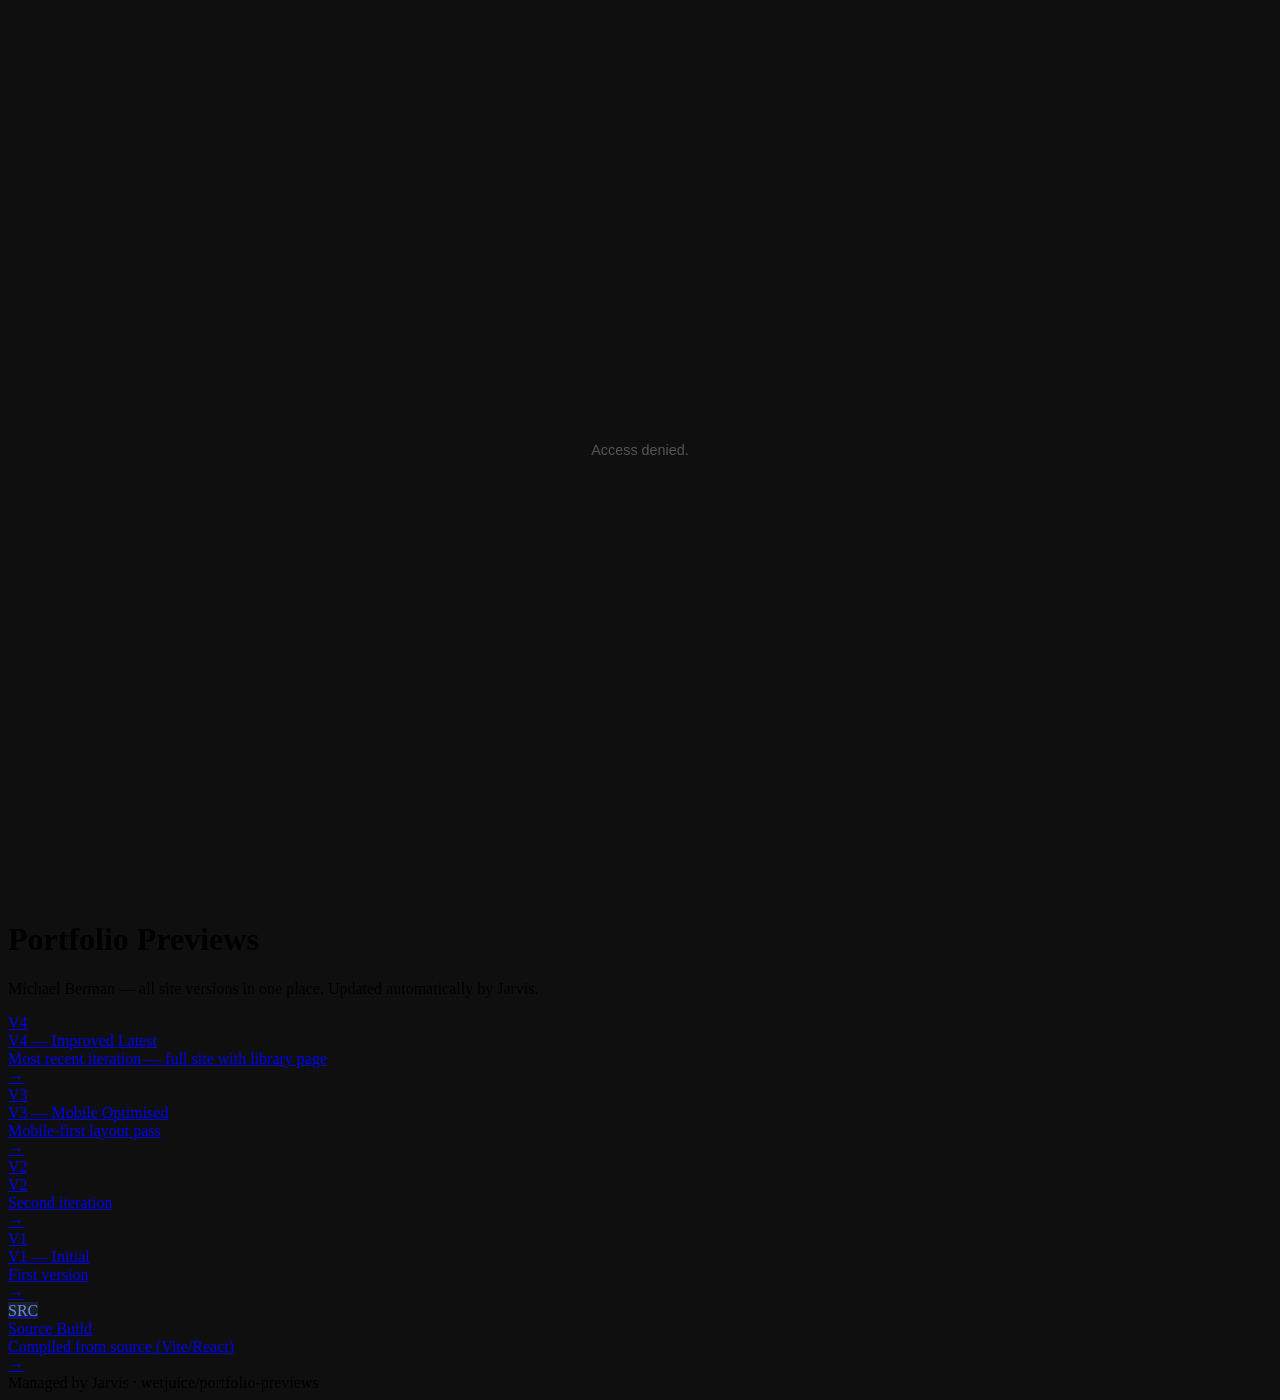
<file: index.html>
<!DOCTYPE html>
<html lang="en">
<head>
  <meta charset="UTF-8">
  <meta name="viewport" content="width=device-width, initial-scale=1.0">
  <title>MBerman Portfolio — Version Previews</title>
  <script>
    (function() {
      const KEY = 'portfolio_auth';
      const PASS = 'berman2026';
      if (sessionStorage.getItem(KEY) !== '1') {
        const input = prompt('Password required:');
        if (input !== PASS) {
          document.documentElement.innerHTML = '<body style="background:#0f0f0f;color:#555;font-family:sans-serif;display:flex;align-items:center;justify-content:center;height:100vh;margin:0;font-size:0.9rem;">Access denied.</body>';
          throw new Error('Auth failed');
        }
        sessionStorage.setItem(KEY, '1');
      }
    })();
  </script>
  <style>
    * { box-sizing: border-box; margin: 0; padding: 0; }
    body {
      font-family: -apple-system, BlinkMacSystemFont, 'Segoe UI', Roboto, sans-serif;
      background: #0f0f0f;
      color: #e0e0e0;
      min-height: 100vh;
      padding: 48px 24px;
    }
    .header {
      max-width: 720px;
      margin: 0 auto 48px;
      border-bottom: 1px solid #2a2a2a;
      padding-bottom: 24px;
    }
    .header h1 {
      font-size: 1.6rem;
      font-weight: 600;
      letter-spacing: -0.02em;
      color: #fff;
    }
    .header p {
      margin-top: 8px;
      color: #666;
      font-size: 0.9rem;
    }
    .grid {
      max-width: 720px;
      margin: 0 auto;
      display: grid;
      gap: 12px;
    }
    .card {
      display: flex;
      align-items: center;
      justify-content: space-between;
      background: #1a1a1a;
      border: 1px solid #2a2a2a;
      border-radius: 10px;
      padding: 20px 24px;
      text-decoration: none;
      transition: border-color 0.15s, background 0.15s;
    }
    .card:hover {
      border-color: #444;
      background: #202020;
    }
    .card-left { display: flex; align-items: center; gap: 16px; }
    .badge {
      background: #2a2a2a;
      color: #aaa;
      font-size: 0.7rem;
      font-weight: 700;
      letter-spacing: 0.08em;
      text-transform: uppercase;
      padding: 4px 10px;
      border-radius: 6px;
      min-width: 44px;
      text-align: center;
    }
    .card-title { font-size: 1rem; font-weight: 500; color: #e0e0e0; }
    .card-desc { font-size: 0.8rem; color: #555; margin-top: 2px; }
    .arrow { color: #333; font-size: 1.2rem; }
    .card:hover .arrow { color: #666; }
    .tag {
      display: inline-block;
      background: #1e3a2a;
      color: #4ade80;
      font-size: 0.65rem;
      font-weight: 600;
      letter-spacing: 0.06em;
      text-transform: uppercase;
      padding: 2px 7px;
      border-radius: 4px;
      margin-left: 8px;
    }
    .footer {
      max-width: 720px;
      margin: 40px auto 0;
      color: #333;
      font-size: 0.75rem;
      text-align: center;
    }
  </style>
</head>
<body>
  <div class="header">
    <h1>Portfolio Previews</h1>
    <p>Michael Berman — all site versions in one place. Updated automatically by Jarvis.</p>
  </div>

  <div class="grid">
    <a class="card" href="./v4-improved/">
      <div class="card-left">
        <span class="badge">V4</span>
        <div>
          <div class="card-title">V4 — Improved <span class="tag">Latest</span></div>
          <div class="card-desc">Most recent iteration — full site with library page</div>
        </div>
      </div>
      <span class="arrow">→</span>
    </a>

    <a class="card" href="./v3-mobile/">
      <div class="card-left">
        <span class="badge">V3</span>
        <div>
          <div class="card-title">V3 — Mobile Optimised</div>
          <div class="card-desc">Mobile-first layout pass</div>
        </div>
      </div>
      <span class="arrow">→</span>
    </a>

    <a class="card" href="./v2/">
      <div class="card-left">
        <span class="badge">V2</span>
        <div>
          <div class="card-title">V2</div>
          <div class="card-desc">Second iteration</div>
        </div>
      </div>
      <span class="arrow">→</span>
    </a>

    <a class="card" href="./v1/">
      <div class="card-left">
        <span class="badge">V1</span>
        <div>
          <div class="card-title">V1 — Initial</div>
          <div class="card-desc">First version</div>
        </div>
      </div>
      <span class="arrow">→</span>
    </a>

    <a class="card" href="./source/">
      <div class="card-left">
        <span class="badge" style="background:#1a1f2e;color:#6b8cce;">SRC</span>
        <div>
          <div class="card-title">Source Build</div>
          <div class="card-desc">Compiled from source (Vite/React)</div>
        </div>
      </div>
      <span class="arrow">→</span>
    </a>
  </div>

  <div class="footer">
    Managed by Jarvis · wetjuice/portfolio-previews
  </div>
</body>
</html>
</file>
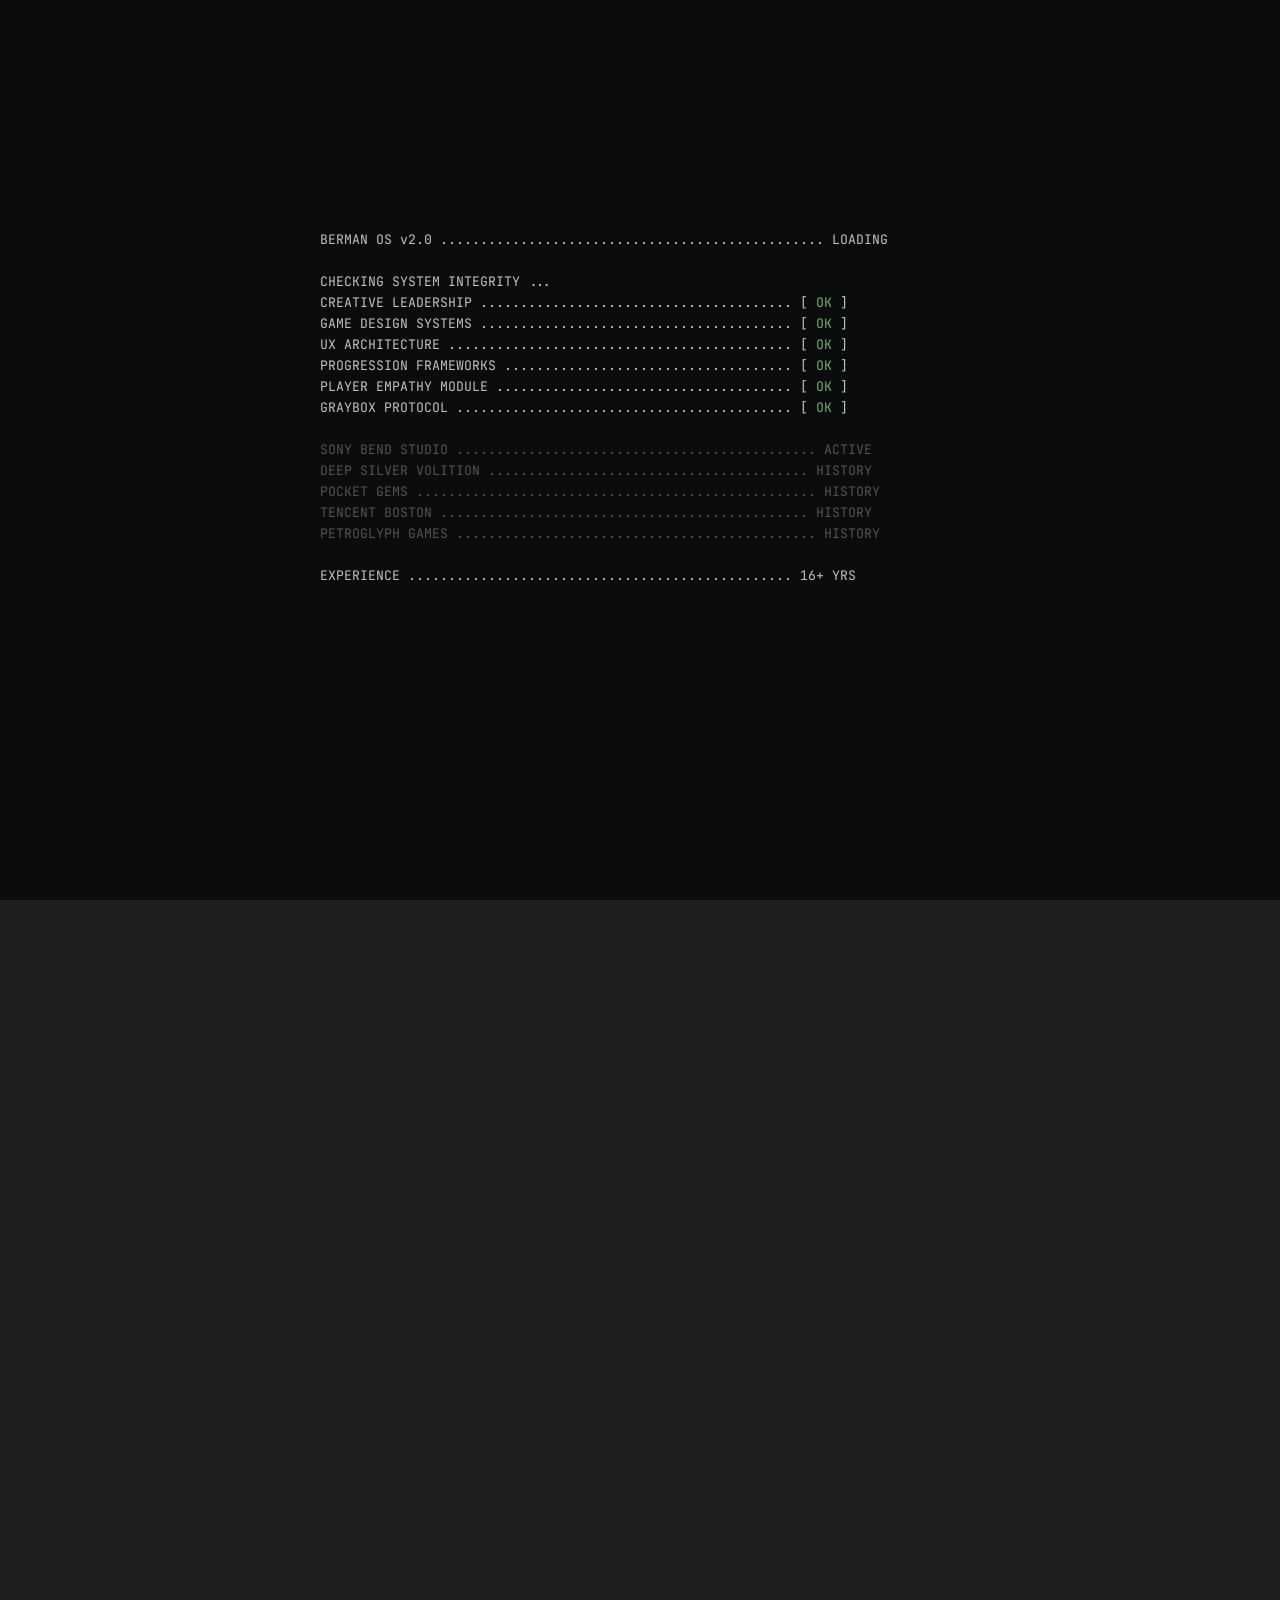
<file: v1/index.html>
<!DOCTYPE html>
<html lang="en">
<head>
  <meta charset="UTF-8">
  <meta name="viewport" content="width=device-width, initial-scale=1.0">
  <title>Michael Berman — Game Director & UX Designer</title>
  <style>
    @import url('https://fonts.googleapis.com/css2?family=JetBrains+Mono:wght@300;400;500&family=Barlow+Condensed:wght@700&display=swap');
    *, *::before, *::after { box-sizing: border-box; margin: 0; padding: 0; }
    html, body { width: 100%; height: 100%; }

    /* ── BOOT SCREEN ── */
    #boot {
      position: fixed;
      inset: 0;
      background: #0a0c0d;
      display: flex;
      flex-direction: column;
      align-items: center;
      justify-content: center;
      z-index: 1000;
      transition: opacity 0.8s ease, visibility 0.8s;
    }
    #boot.fade-out { opacity: 0; visibility: hidden; }

    .boot-frame {
      width: 100%;
      max-width: 680px;
      padding: 20px;
    }
    .boot-pre {
      font-family: 'JetBrains Mono', monospace;
      font-size: clamp(0.65rem, 1.8vw, 0.82rem);
      font-weight: 400;
      color: #c8c4c0;
      line-height: 1.6;
      white-space: pre;
    }
    .boot-line {
      display: block;
      opacity: 0;
      transition: opacity 0.1s;
    }
    .boot-line.visible { opacity: 1; }
    .boot-line .ok  { color: #6db36d; }
    .boot-line .err { color: #e76028; }
    .boot-line .dim { color: #555; }
    .boot-line .hi  { color: #e0dbd6; font-weight: 500; }

    .boot-prompt {
      display: flex;
      align-items: center;
      gap: 10px;
      margin-top: 28px;
      opacity: 0;
      transition: opacity 0.4s;
    }
    .boot-prompt.visible { opacity: 1; }
    .boot-prompt-text {
      font-family: 'Barlow Condensed', sans-serif;
      font-size: clamp(0.9rem, 2.5vw, 1.1rem);
      font-weight: 700;
      letter-spacing: 0.25em;
      text-transform: uppercase;
      color: #e76028;
    }
    .boot-cursor {
      display: inline-block;
      width: 10px; height: 1.1em;
      background: #e76028;
      animation: blink 1s step-end infinite;
      flex-shrink: 0;
    }
    @keyframes blink { 50% { opacity: 0; } }

    .boot-hint {
      font-family: 'JetBrains Mono', monospace;
      font-size: 0.65rem;
      color: #3a3d40;
      margin-top: 12px;
      letter-spacing: 0.05em;
      opacity: 0;
      transition: opacity 0.4s;
    }
    .boot-hint.visible { opacity: 1; }

    /* scanline effect */
    #boot::after {
      content: '';
      position: absolute;
      inset: 0;
      background: repeating-linear-gradient(
        to bottom,
        transparent,
        transparent 2px,
        rgba(0,0,0,0.04) 2px,
        rgba(0,0,0,0.04) 4px
      );
      pointer-events: none;
    }

    /* ── TRANSITION ── */
    #transition-overlay {
      position: fixed;
      inset: 0;
      background: #0a0c0d;
      z-index: 999;
      opacity: 0;
      visibility: hidden;
      transition: opacity 0.4s;
    }
    #transition-overlay.active { opacity: 1; visibility: visible; }

    /* ── MAIN SITE (hidden until boot done) ── */
    #site {
      opacity: 0;
      transition: opacity 0.6s ease;
    }
    #site.visible { opacity: 1; }
  </style>
  <link rel="stylesheet" href="styles.css">
</head>
<body>

<!-- ══ BOOT SCREEN ══ -->
<div id="boot">
  <div class="boot-frame">
    <pre class="boot-pre" id="boot-lines" aria-hidden="true"></pre>
    <div class="boot-prompt" id="boot-prompt">
      <span class="boot-prompt-text">PRESS ANY KEY TO CONTINUE</span>
      <span class="boot-cursor"></span>
    </div>
    <div class="boot-hint" id="boot-hint">[ tap screen on mobile ]</div>
  </div>
</div>

<div id="transition-overlay"></div>

<!-- ══ MAIN SITE ══ -->
<div id="site">

  <!-- NAV -->
  <nav class="nav">
    <div class="nav-inner">
      <a href="home.html" class="nav-logo">M<span>B</span></a>
      <div class="nav-links">
        <a href="about.html">About</a>
        <a href="experience.html">Experience</a>
        <a href="portfolio-game.html">Portfolio</a>
        <a href="blog.html">Blog</a>
        <a href="contact.html" class="nav-contact">Contact</a>
      </div>
      <div class="nav-hamburger" id="hamburger">
        <span></span><span></span><span></span>
      </div>
    </div>
  </nav>

  <!-- HERO -->
  <section class="hero">
    <div class="hero-inner">
      <div class="hero-content">
        <div class="hero-label">Game Director · UX Designer · Bend Studio</div>
        <h1 class="hero-name">Michael<br>Berman</h1>
        <p class="hero-sub">Creative Leadership · Game Design · UX Systems</p>
        <p class="hero-bio">
          16+ years building games at the intersection of systems, experience design, and creative direction.
          Currently Game Director at Sony Bend — crafting unannounced worlds for players who deserve better than hand-holding.
        </p>
        <div class="hero-ctas">
          <a href="experience.html" class="btn btn-primary">View My Work ↓</a>
          <a href="MBerman-Resume.pdf" class="btn btn-outline" target="_blank">Download Resume</a>
        </div>
      </div>
    </div>
    <div class="hero-cut"></div>
  </section>

  <!-- WHAT I DO -->
  <section class="what-i-do">
    <div class="container">
      <div class="wid-card fade-up">
        <div class="wid-icon">🎯</div>
        <div class="wid-title">Creative Leadership</div>
        <p class="wid-desc">Building and steering multidisciplinary teams toward a shared vision. 6+ years directing designers, engineers, and producers at AAA studios from Bend to Deep Silver.</p>
      </div>
      <div class="wid-card fade-up">
        <div class="wid-icon">🎮</div>
        <div class="wid-title">Game Design</div>
        <p class="wid-desc">Systems, progression, combat, AI, open-world — deep expertise across the full design stack. Gray-box philosophy: find the fun before you polish a single pixel.</p>
      </div>
      <div class="wid-card fade-up">
        <div class="wid-icon">⬡</div>
        <div class="wid-title">UX Design</div>
        <p class="wid-desc">Player-first UX across complex feature sets. Led HUD, customization suites, onboarding, and FTUE systems. Cross-industry transferable — design for humans, not platforms.</p>
      </div>
    </div>
  </section>

  <!-- STATS -->
  <div class="stats-strip">
    <div class="container">
      <div class="fade-up">
        <div class="stat-num">16+</div>
        <div class="stat-label">Years Experience</div>
      </div>
      <div class="fade-up">
        <div class="stat-num">6+</div>
        <div class="stat-label">Years Leadership</div>
      </div>
      <div class="fade-up">
        <div class="stat-num">5</div>
        <div class="stat-label">Studios</div>
      </div>
      <div class="fade-up">
        <div class="stat-num">10+</div>
        <div class="stat-label">Shipped Products</div>
      </div>
    </div>
  </div>

  <!-- EXPERIENCE PREVIEW -->
  <section class="experience">
    <div class="container">
      <div class="section-header fade-up">
        <div class="section-label">Career</div>
        <h2 class="section-title">Experience</h2>
      </div>
      <div class="timeline">

        <div class="timeline-item fade-up" data-category="leadership game">
          <div class="timeline-dot"></div>
          <div class="timeline-meta">
            <span class="timeline-company">Sony PlayStation · Bend Studio</span>
            <span class="timeline-date">2022 → CURRENT</span>
          </div>
          <div class="timeline-role">Game Director</div>
          <div class="timeline-project">Unannounced · PC / Console</div>
          <ul class="timeline-bullets">
            <li>Leading an unannounced title as Game Director — setting creative vision, aligning multidisciplinary teams, and driving the game from concept to production.</li>
            <li>Previously: Design Manager & Product Owner — led 15+ developers across progression systems for a service-based multiplayer title.</li>
            <li>Managed 6 direct reports; worked alongside Chief Product Owner on strategic roadmap and product framework.</li>
          </ul>
          <div class="timeline-tags">
            <span class="tag">Game Direction</span>
            <span class="tag">Creative Leadership</span>
            <span class="tag">Progression Systems</span>
            <span class="tag">Multiplayer</span>
          </div>
        </div>

        <div class="timeline-item fade-up" data-category="leadership game ux">
          <div class="timeline-dot"></div>
          <div class="timeline-meta">
            <span class="timeline-company">Deep Silver Volition</span>
            <span class="timeline-date">2019 → 2022</span>
          </div>
          <div class="timeline-role">Design Director</div>
          <div class="timeline-project">Saints Row · PC / Console</div>
          <ul class="timeline-bullets">
            <li>Developed and communicated product strategy to modernize the Saints Row franchise for long-tail player engagement and sustainability.</li>
            <li>Lead Systems & Principal UX Designer — led 10–13 developers on all customization suites (Character, Vehicle, Weapon, Crew, HQ) and holistic UX.</li>
            <li>Product Owner for the "Boss Factory" pre-release character customization demo and community sharing features.</li>
          </ul>
          <div class="timeline-tags">
            <span class="tag">Design Direction</span>
            <span class="tag">UX Design</span>
            <span class="tag">Systems Design</span>
            <span class="tag">Saints Row</span>
          </div>
        </div>

        <div class="timeline-item fade-up" data-category="game">
          <div class="timeline-dot"></div>
          <div class="timeline-meta">
            <span class="timeline-company">Pocket Gems</span>
            <span class="timeline-date">2013 → 2015</span>
          </div>
          <div class="timeline-role">Game Designer</div>
          <div class="timeline-project">War Dragons · Mobile</div>
          <ul class="timeline-bullets">
            <li>Led cross-disciplinary pod of 10 developers on progression and gameplay systems from pre-production to live.</li>
            <li>Redesigned primary progression and reward loops post geo-beta → <strong style="color:var(--accent)">+12% D3 retention</strong>.</li>
          </ul>
          <div class="timeline-tags">
            <span class="tag">Game Design</span>
            <span class="tag">Progression</span>
            <span class="tag">Mobile</span>
          </div>
        </div>

      </div>
      <div style="margin-top: 40px;" class="fade-up">
        <a href="experience.html" class="btn btn-outline">Full Experience →</a>
      </div>
    </div>
  </section>

  <!-- PHILOSOPHY PREVIEW -->
  <section class="philosophy">
    <div class="container">
      <div class="section-header fade-up">
        <div class="section-label">Design Thinking</div>
        <h2 class="section-title">Philosophy</h2>
      </div>
      <div class="philosophy-grid fade-up">
        <div class="phil-card active">
          <div class="phil-num">01 ——</div>
          <div class="phil-title">Graybox First</div>
          <div class="phil-quote">"Find the fun before you polish a single pixel. Low-fidelity exploration is the highest-ROI phase in game development — and it's getting lost in AAA."</div>
        </div>
        <div class="phil-card">
          <div class="phil-num">02 ——</div>
          <div class="phil-title">Anti Hand-Holding</div>
          <div class="phil-quote">"Let players discover. Onboarding has its place — but the instinct to explain everything kills the joy of figuring things out. Trust your players."</div>
        </div>
        <div class="phil-card">
          <div class="phil-num">03 ——</div>
          <div class="phil-title">Sustainable Systems</div>
          <div class="phil-quote">"Content-dependent games are treadmills. Systems-driven design creates depth that multiplies — content is the multiplier, not the foundation."</div>
        </div>
        <div class="phil-card">
          <div class="phil-num">04 ——</div>
          <div class="phil-title">Player First</div>
          <div class="phil-quote">"You are not your player. Your preferences are a starting point, not a spec. Research and empathy fill the gap between what you'd build for yourself and what resonates."</div>
        </div>
      </div>
      <div style="margin-top: 40px;" class="fade-up">
        <a href="about.html" class="btn btn-outline">Full Philosophy →</a>
      </div>
    </div>
  </section>

  <!-- FOOTER -->
  <footer class="footer">
    <div class="container footer-inner">
      <div class="footer-logo">M<span>B</span></div>
      <div class="footer-copy">© <span>2025</span> Michael Berman · All rights reserved</div>
      <div class="footer-links">
        <a href="MBerman-Resume.pdf" target="_blank">Resume</a>
        <a href="https://linkedin.com/in/bermandesign" target="_blank">LinkedIn</a>
      </div>
    </div>
  </footer>

</div><!-- /site -->

<!-- MOBILE NAV OVERLAY -->
<div class="nav-overlay" id="nav-overlay">
  <span class="nav-close" id="nav-close">✕</span>
  <a href="about.html">About</a>
  <a href="experience.html">Experience</a>
  <a href="portfolio-game.html">Portfolio</a>
  <a href="blog.html">Blog</a>
  <a href="contact.html">Contact</a>
</div>

<script>
// ── BOOT SEQUENCE ──
const LINES = [
  { text: 'BERMAN OS v2.0 ................................................ LOADING', delay: 0,    ok: false },
  { text: '', delay: 300, ok: false },
  { text: 'CHECKING SYSTEM INTEGRITY ...', delay: 400, ok: false },
  { text: 'CREATIVE LEADERSHIP ....................................... [ <ok>OK</ok> ]', delay: 700, ok: true },
  { text: 'GAME DESIGN SYSTEMS ....................................... [ <ok>OK</ok> ]', delay: 950, ok: true },
  { text: 'UX ARCHITECTURE ........................................... [ <ok>OK</ok> ]', delay: 1150, ok: true },
  { text: 'PROGRESSION FRAMEWORKS .................................... [ <ok>OK</ok> ]', delay: 1320, ok: true },
  { text: 'PLAYER EMPATHY MODULE ..................................... [ <ok>OK</ok> ]', delay: 1470, ok: true },
  { text: 'GRAYBOX PROTOCOL .......................................... [ <ok>OK</ok> ]', delay: 1600, ok: true },
  { text: '', delay: 1750, ok: false },
  { text: '<dim>SONY BEND STUDIO ............................................. ACTIVE</dim>', delay: 1900, ok: false },
  { text: '<dim>DEEP SILVER VOLITION ........................................ HISTORY</dim>', delay: 2050, ok: false },
  { text: '<dim>POCKET GEMS .................................................. HISTORY</dim>', delay: 2180, ok: false },
  { text: '<dim>TENCENT BOSTON .............................................. HISTORY</dim>', delay: 2290, ok: false },
  { text: '<dim>PETROGLYPH GAMES ............................................. HISTORY</dim>', delay: 2390, ok: false },
  { text: '', delay: 2520, ok: false },
  { text: 'EXPERIENCE ................................................ 16+ YRS', delay: 2650, ok: false },
  { text: 'LEADERSHIP ................................................. 6+ YRS', delay: 2800, ok: false },
  { text: 'CURRENT ROLE ............................................. <hi>DIRECTOR</hi>', delay: 2930, ok: false },
  { text: '', delay: 3050, ok: false },
  { text: 'ALL SYSTEMS <ok>NOMINAL</ok>. READY TO LAUNCH.', delay: 3150, ok: false },
  { text: '', delay: 3250, ok: false },
];

const PROMPT_DELAY = 3400;

const bootEl = document.getElementById('boot');
const linesEl = document.getElementById('boot-lines');
const promptEl = document.getElementById('boot-prompt');
const hintEl = document.getElementById('boot-hint');
const siteEl = document.getElementById('site');
const overlayEl = document.getElementById('transition-overlay');

let promptVisible = false;
let launched = false;

function renderLine(raw) {
  return raw
    .replace(/<ok>(.*?)<\/ok>/g, '<span class="ok">$1</span>')
    .replace(/<dim>(.*?)<\/dim>/g, '<span class="dim">$1</span>')
    .replace(/<hi>(.*?)<\/hi>/g, '<span class="hi">$1</span>');
}

function showLines() {
  LINES.forEach(({ text, delay }) => {
    setTimeout(() => {
      const span = document.createElement('span');
      span.className = 'boot-line visible';
      span.innerHTML = renderLine(text) + '\n';
      linesEl.appendChild(span);
    }, delay);
  });
  setTimeout(() => {
    promptEl.classList.add('visible');
    hintEl.classList.add('visible');
    promptVisible = true;
  }, PROMPT_DELAY);
}

function launch() {
  if (launched) return;
  launched = true;
  overlayEl.classList.add('active');
  setTimeout(() => {
    bootEl.classList.add('fade-out');
    setTimeout(() => {
      overlayEl.classList.remove('active');
      siteEl.classList.add('visible');
      bootEl.remove();
    }, 500);
  }, 300);
}

document.addEventListener('keydown', () => { if (promptVisible) launch(); });
document.addEventListener('click', () => { if (promptVisible) launch(); });
document.addEventListener('touchstart', () => { if (promptVisible) launch(); }, { passive: true });

showLines();

// ── FADE-UP OBSERVER ──
const observer = new IntersectionObserver((entries) => {
  entries.forEach(e => { if (e.isIntersecting) { e.target.classList.add('visible'); } });
}, { threshold: 0.1 });
document.querySelectorAll('.fade-up').forEach(el => observer.observe(el));

// ── PHILOSOPHY CARDS ──
document.querySelectorAll('.phil-card').forEach(card => {
  card.addEventListener('click', () => {
    document.querySelectorAll('.phil-card').forEach(c => c.classList.remove('active'));
    card.classList.add('active');
  });
});

// ── MOBILE NAV ──
document.getElementById('hamburger').addEventListener('click', () => {
  document.getElementById('nav-overlay').classList.add('open');
});
document.getElementById('nav-close').addEventListener('click', () => {
  document.getElementById('nav-overlay').classList.remove('open');
});
</script>
</body>
</html>
</file>
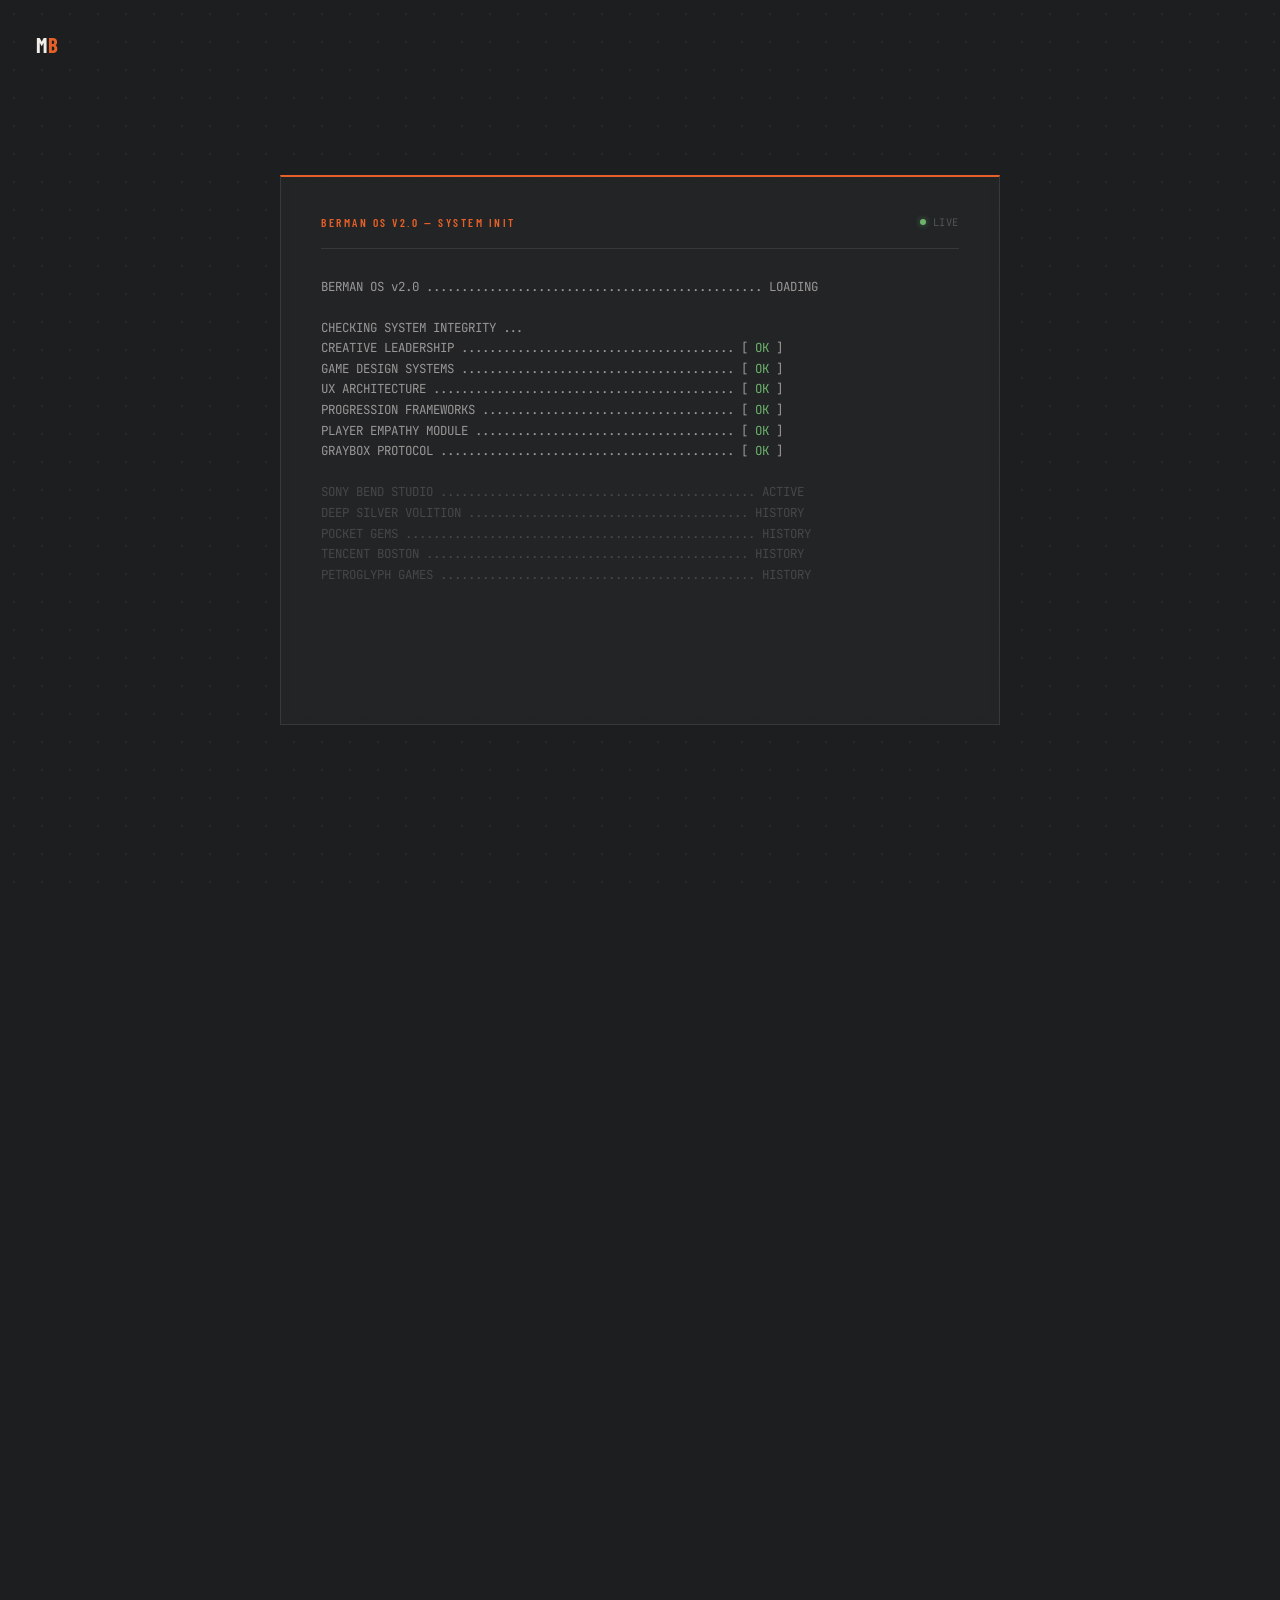
<file: v2/index.html>
<!DOCTYPE html>
<html lang="en">
<head>
  <meta charset="UTF-8">
  <meta name="viewport" content="width=device-width, initial-scale=1.0">
  <title>Michael Berman — Game Director & UX Designer</title>
  <style>
    @import url('https://fonts.googleapis.com/css2?family=JetBrains+Mono:wght@300;400;500&family=Barlow+Condensed:wght@400;600;700&display=swap');
    *, *::before, *::after { box-sizing: border-box; margin: 0; padding: 0; }
    html, body { width: 100%; height: 100%; }

    /* ── BOOT SCREEN ── */
    #boot {
      position: fixed;
      inset: 0;
      background: #1C1E20;
      display: flex;
      flex-direction: column;
      align-items: center;
      justify-content: center;
      z-index: 1000;
      transition: opacity 0.8s ease, visibility 0.8s;
      /* subtle dot grid — matches site's hardware-panel aesthetic */
      background-image: radial-gradient(circle, rgba(113,111,109,0.12) 1px, transparent 1px);
      background-size: 28px 28px;
    }
    #boot.fade-out { opacity: 0; visibility: hidden; }

    /* MB monogram — top left, matches nav */
    .boot-monogram {
      position: absolute;
      top: 28px;
      left: 36px;
      font-family: 'Barlow Condensed', sans-serif;
      font-size: 1.3rem;
      font-weight: 700;
      letter-spacing: 0.05em;
      color: #F2EDE9;
    }
    .boot-monogram span { color: #E76028; }

    /* hardware panel frame */
    .boot-frame {
      width: 100%;
      max-width: 720px;
      padding: 36px 40px;
      background: rgba(37,39,41,0.7);
      border: 1px solid #363839;
      border-top: 2px solid #E76028;
      backdrop-filter: blur(4px);
    }

    /* panel header bar */
    .boot-panel-header {
      display: flex;
      align-items: center;
      justify-content: space-between;
      margin-bottom: 28px;
      padding-bottom: 16px;
      border-bottom: 1px solid #363839;
    }
    .boot-panel-title {
      font-family: 'Barlow Condensed', sans-serif;
      font-size: 0.72rem;
      font-weight: 600;
      letter-spacing: 0.22em;
      text-transform: uppercase;
      color: #E76028;
    }
    .boot-panel-status {
      display: flex;
      align-items: center;
      gap: 7px;
      font-family: 'JetBrains Mono', monospace;
      font-size: 0.65rem;
      color: #555;
      letter-spacing: 0.05em;
    }
    .boot-panel-led {
      width: 6px; height: 6px;
      background: #6db36d;
      border-radius: 50%;
      box-shadow: 0 0 6px rgba(109,179,109,0.6);
      animation: led-pulse 2s ease-in-out infinite;
    }
    @keyframes led-pulse { 0%,100% { opacity:1; } 50% { opacity:0.4; } }

    .boot-pre {
      font-family: 'JetBrains Mono', monospace;
      font-size: clamp(0.62rem, 1.6vw, 0.78rem);
      font-weight: 400;
      color: #9A9896;
      line-height: 1.65;
      white-space: pre;
    }
    .boot-line {
      display: block;
      opacity: 0;
      transition: opacity 0.1s;
    }
    .boot-line.visible { opacity: 1; }
    .boot-line .ok  { color: #6db36d; }
    .boot-line .err { color: #e76028; }
    .boot-line .dim { color: #464849; }
    .boot-line .hi  { color: #F2EDE9; font-weight: 500; }

    /* prompt area */
    .boot-prompt {
      display: flex;
      align-items: center;
      gap: 12px;
      margin-top: 28px;
      padding-top: 20px;
      border-top: 1px solid #363839;
      opacity: 0;
      transition: opacity 0.5s;
    }
    .boot-prompt.visible { opacity: 1; }
    .boot-prompt-label {
      font-family: 'JetBrains Mono', monospace;
      font-size: 0.62rem;
      color: #464849;
      letter-spacing: 0.05em;
      margin-right: 4px;
    }
    .boot-prompt-text {
      font-family: 'Barlow Condensed', sans-serif;
      font-size: clamp(1rem, 2.5vw, 1.2rem);
      font-weight: 700;
      letter-spacing: 0.22em;
      text-transform: uppercase;
      color: #E76028;
    }
    .boot-cursor {
      display: inline-block;
      width: 10px; height: 1em;
      background: #E76028;
      animation: blink 1s step-end infinite;
      flex-shrink: 0;
      vertical-align: middle;
    }
    @keyframes blink { 50% { opacity: 0; } }

    .boot-hint {
      font-family: 'JetBrains Mono', monospace;
      font-size: 0.6rem;
      color: #363839;
      margin-top: 8px;
      letter-spacing: 0.05em;
      opacity: 0;
      transition: opacity 0.5s;
    }
    .boot-hint.visible { opacity: 1; }

    /* ── TRANSITION ── */
    #transition-overlay {
      position: fixed;
      inset: 0;
      background: #0a0c0d;
      z-index: 999;
      opacity: 0;
      visibility: hidden;
      transition: opacity 0.4s;
    }
    #transition-overlay.active { opacity: 1; visibility: visible; }

    /* ── MAIN SITE (hidden until boot done) ── */
    #site {
      opacity: 0;
      transition: opacity 0.6s ease;
    }
    #site.visible { opacity: 1; }
  </style>
  <link rel="stylesheet" href="styles.css">
</head>
<body>

<!-- ══ BOOT SCREEN ══ -->
<div id="boot">
  <div class="boot-monogram">M<span>B</span></div>
  <div class="boot-frame">
    <div class="boot-panel-header">
      <span class="boot-panel-title">BERMAN OS v2.0 — SYSTEM INIT</span>
      <span class="boot-panel-status">
        <span class="boot-panel-led"></span>
        LIVE
      </span>
    </div>
    <pre class="boot-pre" id="boot-lines" aria-hidden="true"></pre>
    <div class="boot-prompt" id="boot-prompt">
      <span class="boot-prompt-label">›</span>
      <span class="boot-prompt-text">PRESS ANY KEY TO CONTINUE</span>
      <span class="boot-cursor"></span>
    </div>
    <div class="boot-hint" id="boot-hint">[ tap anywhere on mobile ]</div>
  </div>
</div>

<div id="transition-overlay"></div>

<!-- ══ MAIN SITE ══ -->
<div id="site">

  <!-- NAV -->
  <nav class="nav">
    <div class="nav-inner">
      <a href="home.html" class="nav-logo">M<span>B</span></a>
      <div class="nav-links">
        <a href="about.html">About</a>
        <a href="experience.html">Experience</a>
        <a href="portfolio-game.html">Portfolio</a>
        <a href="blog.html">Blog</a>
        <a href="contact.html" class="nav-contact">Contact</a>
      </div>
      <div class="nav-hamburger" id="hamburger">
        <span></span><span></span><span></span>
      </div>
    </div>
  </nav>

  <!-- HERO -->
  <section class="hero">
    <div class="hero-inner">
      <div class="hero-content">
        <div class="hero-label">Game Director · UX Designer · Bend Studio</div>
        <h1 class="hero-name">Michael<br>Berman</h1>
        <p class="hero-sub">Creative Leadership · Game Design · UX Systems</p>
        <p class="hero-bio">
          16+ years building games at the intersection of systems, experience design, and creative direction.
          Currently Game Director at Sony Bend — crafting unannounced worlds for players who deserve better than hand-holding.
        </p>
        <div class="hero-ctas">
          <a href="experience.html" class="btn btn-primary">View My Work ↓</a>
          <a href="MBerman-Resume.pdf" class="btn btn-outline" target="_blank">Download Resume</a>
        </div>
      </div>
    </div>
    <div class="hero-cut"></div>
  </section>

  <!-- WHAT I DO -->
  <section class="what-i-do">
    <div class="container">
      <div class="wid-card fade-up">
        <div class="wid-icon">🎯</div>
        <div class="wid-title">Creative Leadership</div>
        <p class="wid-desc">Building and steering multidisciplinary teams toward a shared vision. 6+ years directing designers, engineers, and producers at AAA studios from Bend to Deep Silver.</p>
      </div>
      <div class="wid-card fade-up">
        <div class="wid-icon">🎮</div>
        <div class="wid-title">Game Design</div>
        <p class="wid-desc">Systems, progression, combat, AI, open-world — deep expertise across the full design stack. Gray-box philosophy: find the fun before you polish a single pixel.</p>
      </div>
      <div class="wid-card fade-up">
        <div class="wid-icon">⬡</div>
        <div class="wid-title">UX Design</div>
        <p class="wid-desc">Player-first UX across complex feature sets. Led HUD, customization suites, onboarding, and FTUE systems. Cross-industry transferable — design for humans, not platforms.</p>
      </div>
    </div>
  </section>

  <!-- STATS -->
  <div class="stats-strip">
    <div class="container">
      <div class="fade-up">
        <div class="stat-num">16+</div>
        <div class="stat-label">Years Experience</div>
      </div>
      <div class="fade-up">
        <div class="stat-num">6+</div>
        <div class="stat-label">Years Leadership</div>
      </div>
      <div class="fade-up">
        <div class="stat-num">5</div>
        <div class="stat-label">Studios</div>
      </div>
      <div class="fade-up">
        <div class="stat-num">10+</div>
        <div class="stat-label">Shipped Products</div>
      </div>
    </div>
  </div>

  <!-- EXPERIENCE PREVIEW -->
  <section class="experience">
    <div class="container">
      <div class="section-header fade-up">
        <div class="section-label">Career</div>
        <h2 class="section-title">Experience</h2>
      </div>
      <div class="timeline">

        <div class="timeline-item fade-up" data-category="leadership game">
          <div class="timeline-dot"></div>
          <div class="timeline-meta">
            <span class="timeline-company">Sony PlayStation · Bend Studio</span>
            <span class="timeline-date">2022 → CURRENT</span>
          </div>
          <div class="timeline-role">Game Director</div>
          <div class="timeline-project">Unannounced · PC / Console</div>
          <ul class="timeline-bullets">
            <li>Leading an unannounced title as Game Director — setting creative vision, aligning multidisciplinary teams, and driving the game from concept to production.</li>
            <li>Previously: Design Manager & Product Owner — led 15+ developers across progression systems for a service-based multiplayer title.</li>
            <li>Managed 6 direct reports; worked alongside Chief Product Owner on strategic roadmap and product framework.</li>
          </ul>
          <div class="timeline-tags">
            <span class="tag">Game Direction</span>
            <span class="tag">Creative Leadership</span>
            <span class="tag">Progression Systems</span>
            <span class="tag">Multiplayer</span>
          </div>
        </div>

        <div class="timeline-item fade-up" data-category="leadership game ux">
          <div class="timeline-dot"></div>
          <div class="timeline-meta">
            <span class="timeline-company">Deep Silver Volition</span>
            <span class="timeline-date">2019 → 2022</span>
          </div>
          <div class="timeline-role">Design Director</div>
          <div class="timeline-project">Saints Row · PC / Console</div>
          <ul class="timeline-bullets">
            <li>Developed and communicated product strategy to modernize the Saints Row franchise for long-tail player engagement and sustainability.</li>
            <li>Lead Systems & Principal UX Designer — led 10–13 developers on all customization suites (Character, Vehicle, Weapon, Crew, HQ) and holistic UX.</li>
            <li>Product Owner for the "Boss Factory" pre-release character customization demo and community sharing features.</li>
          </ul>
          <div class="timeline-tags">
            <span class="tag">Design Direction</span>
            <span class="tag">UX Design</span>
            <span class="tag">Systems Design</span>
            <span class="tag">Saints Row</span>
          </div>
        </div>

        <div class="timeline-item fade-up" data-category="game">
          <div class="timeline-dot"></div>
          <div class="timeline-meta">
            <span class="timeline-company">Pocket Gems</span>
            <span class="timeline-date">2013 → 2015</span>
          </div>
          <div class="timeline-role">Game Designer</div>
          <div class="timeline-project">War Dragons · Mobile</div>
          <ul class="timeline-bullets">
            <li>Led cross-disciplinary pod of 10 developers on progression and gameplay systems from pre-production to live.</li>
            <li>Redesigned primary progression and reward loops post geo-beta → <strong style="color:var(--accent)">+12% D3 retention</strong>.</li>
          </ul>
          <div class="timeline-tags">
            <span class="tag">Game Design</span>
            <span class="tag">Progression</span>
            <span class="tag">Mobile</span>
          </div>
        </div>

      </div>
      <div style="margin-top: 40px;" class="fade-up">
        <a href="experience.html" class="btn btn-outline">Full Experience →</a>
      </div>
    </div>
  </section>

  <!-- PHILOSOPHY PREVIEW -->
  <section class="philosophy">
    <div class="container">
      <div class="section-header fade-up">
        <div class="section-label">Design Thinking</div>
        <h2 class="section-title">Philosophy</h2>
      </div>
      <div class="philosophy-grid fade-up">
        <div class="phil-card active">
          <div class="phil-num">01 ——</div>
          <div class="phil-title">Graybox First</div>
          <div class="phil-quote">"Find the fun before you polish a single pixel. Low-fidelity exploration is the highest-ROI phase in game development — and it's getting lost in AAA."</div>
        </div>
        <div class="phil-card">
          <div class="phil-num">02 ——</div>
          <div class="phil-title">Anti Hand-Holding</div>
          <div class="phil-quote">"Let players discover. Onboarding has its place — but the instinct to explain everything kills the joy of figuring things out. Trust your players."</div>
        </div>
        <div class="phil-card">
          <div class="phil-num">03 ——</div>
          <div class="phil-title">Sustainable Systems</div>
          <div class="phil-quote">"Content-dependent games are treadmills. Systems-driven design creates depth that multiplies — content is the multiplier, not the foundation."</div>
        </div>
        <div class="phil-card">
          <div class="phil-num">04 ——</div>
          <div class="phil-title">Player First</div>
          <div class="phil-quote">"You are not your player. Your preferences are a starting point, not a spec. Research and empathy fill the gap between what you'd build for yourself and what resonates."</div>
        </div>
      </div>
      <div style="margin-top: 40px;" class="fade-up">
        <a href="about.html" class="btn btn-outline">Full Philosophy →</a>
      </div>
    </div>
  </section>

  <!-- FOOTER -->
  <footer class="footer">
    <div class="container footer-inner">
      <div class="footer-logo">M<span>B</span></div>
      <div class="footer-copy">© <span>2025</span> Michael Berman · All rights reserved</div>
      <div class="footer-links">
        <a href="MBerman-Resume.pdf" target="_blank">Resume</a>
        <a href="https://linkedin.com/in/bermandesign" target="_blank">LinkedIn</a>
      </div>
    </div>
  </footer>

</div><!-- /site -->

<!-- MOBILE NAV OVERLAY -->
<div class="nav-overlay" id="nav-overlay">
  <span class="nav-close" id="nav-close">✕</span>
  <a href="about.html">About</a>
  <a href="experience.html">Experience</a>
  <a href="portfolio-game.html">Portfolio</a>
  <a href="blog.html">Blog</a>
  <a href="contact.html">Contact</a>
</div>

<script>
// ── BOOT SEQUENCE ──
const LINES = [
  { text: 'BERMAN OS v2.0 ................................................ LOADING', delay: 0,    ok: false },
  { text: '', delay: 300, ok: false },
  { text: 'CHECKING SYSTEM INTEGRITY ...', delay: 400, ok: false },
  { text: 'CREATIVE LEADERSHIP ....................................... [ <ok>OK</ok> ]', delay: 700, ok: true },
  { text: 'GAME DESIGN SYSTEMS ....................................... [ <ok>OK</ok> ]', delay: 950, ok: true },
  { text: 'UX ARCHITECTURE ........................................... [ <ok>OK</ok> ]', delay: 1150, ok: true },
  { text: 'PROGRESSION FRAMEWORKS .................................... [ <ok>OK</ok> ]', delay: 1320, ok: true },
  { text: 'PLAYER EMPATHY MODULE ..................................... [ <ok>OK</ok> ]', delay: 1470, ok: true },
  { text: 'GRAYBOX PROTOCOL .......................................... [ <ok>OK</ok> ]', delay: 1600, ok: true },
  { text: '', delay: 1750, ok: false },
  { text: '<dim>SONY BEND STUDIO ............................................. ACTIVE</dim>', delay: 1900, ok: false },
  { text: '<dim>DEEP SILVER VOLITION ........................................ HISTORY</dim>', delay: 2050, ok: false },
  { text: '<dim>POCKET GEMS .................................................. HISTORY</dim>', delay: 2180, ok: false },
  { text: '<dim>TENCENT BOSTON .............................................. HISTORY</dim>', delay: 2290, ok: false },
  { text: '<dim>PETROGLYPH GAMES ............................................. HISTORY</dim>', delay: 2390, ok: false },
  { text: '', delay: 2520, ok: false },
  { text: 'EXPERIENCE ................................................ 16+ YRS', delay: 2650, ok: false },
  { text: 'LEADERSHIP ................................................. 6+ YRS', delay: 2800, ok: false },
  { text: 'CURRENT ROLE ............................................. <hi>DIRECTOR</hi>', delay: 2930, ok: false },
  { text: '', delay: 3050, ok: false },
  { text: 'ALL SYSTEMS <ok>NOMINAL</ok>. READY TO LAUNCH.', delay: 3150, ok: false },
  { text: '', delay: 3250, ok: false },
];

const PROMPT_DELAY = 3400;

const bootEl = document.getElementById('boot');
const linesEl = document.getElementById('boot-lines');
const promptEl = document.getElementById('boot-prompt');
const hintEl = document.getElementById('boot-hint');
const siteEl = document.getElementById('site');
const overlayEl = document.getElementById('transition-overlay');

let promptVisible = false;
let launched = false;

function renderLine(raw) {
  return raw
    .replace(/<ok>(.*?)<\/ok>/g, '<span class="ok">$1</span>')
    .replace(/<dim>(.*?)<\/dim>/g, '<span class="dim">$1</span>')
    .replace(/<hi>(.*?)<\/hi>/g, '<span class="hi">$1</span>');
}

function showLines() {
  LINES.forEach(({ text, delay }) => {
    setTimeout(() => {
      const span = document.createElement('span');
      span.className = 'boot-line visible';
      span.innerHTML = renderLine(text) + '\n';
      linesEl.appendChild(span);
    }, delay);
  });
  setTimeout(() => {
    promptEl.classList.add('visible');
    hintEl.classList.add('visible');
    promptVisible = true;
  }, PROMPT_DELAY);
}

function launch() {
  if (launched) return;
  launched = true;
  overlayEl.classList.add('active');
  setTimeout(() => {
    bootEl.classList.add('fade-out');
    setTimeout(() => {
      overlayEl.classList.remove('active');
      siteEl.classList.add('visible');
      bootEl.remove();
    }, 500);
  }, 300);
}

document.addEventListener('keydown', () => { if (promptVisible) launch(); });
document.addEventListener('click', () => { if (promptVisible) launch(); });
document.addEventListener('touchstart', () => { if (promptVisible) launch(); }, { passive: true });

showLines();

// ── FADE-UP OBSERVER ──
const observer = new IntersectionObserver((entries) => {
  entries.forEach(e => { if (e.isIntersecting) { e.target.classList.add('visible'); } });
}, { threshold: 0.1 });
document.querySelectorAll('.fade-up').forEach(el => observer.observe(el));

// ── PHILOSOPHY CARDS ──
document.querySelectorAll('.phil-card').forEach(card => {
  card.addEventListener('click', () => {
    document.querySelectorAll('.phil-card').forEach(c => c.classList.remove('active'));
    card.classList.add('active');
  });
});

// ── MOBILE NAV ──
document.getElementById('hamburger').addEventListener('click', () => {
  document.getElementById('nav-overlay').classList.add('open');
});
document.getElementById('nav-close').addEventListener('click', () => {
  document.getElementById('nav-overlay').classList.remove('open');
});
</script>
</body>
</html>
</file>
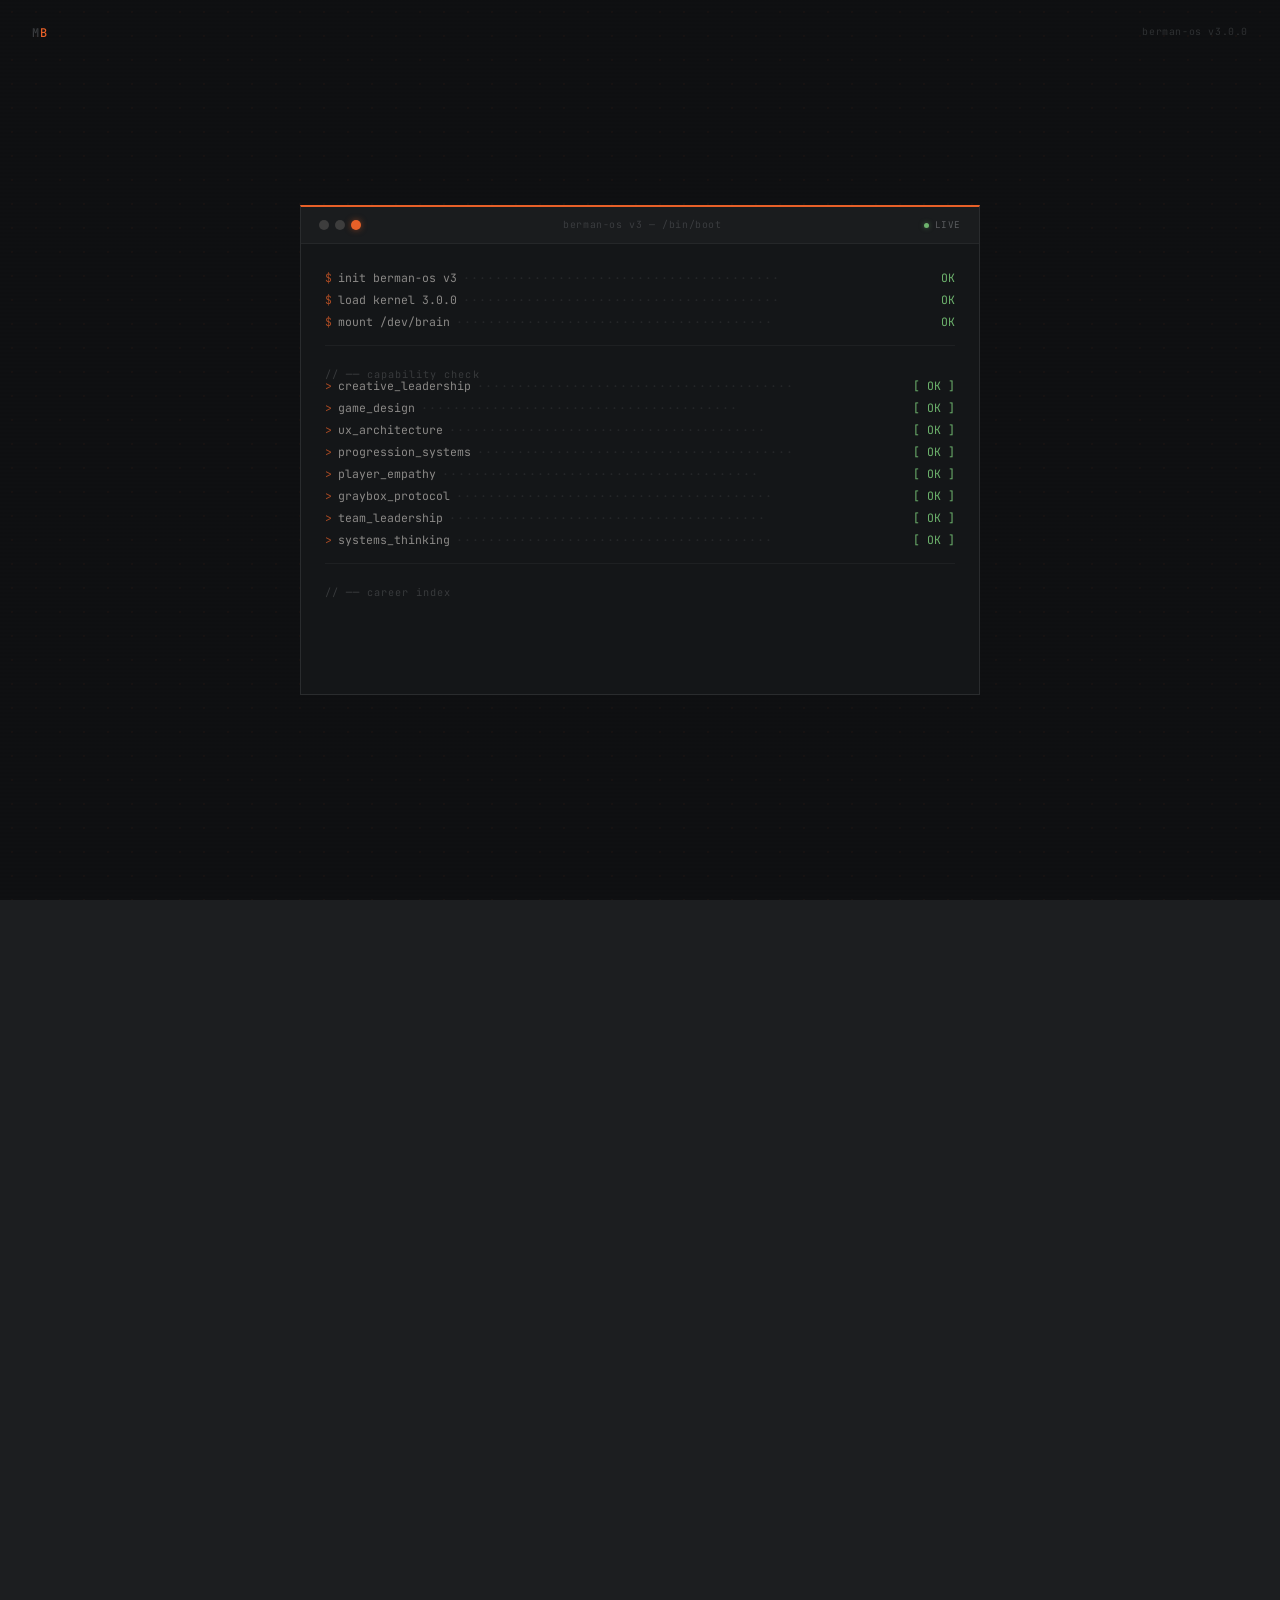
<file: v4-improved/index.html>
<!DOCTYPE html>
<html lang="en">
<head>
  <meta charset="UTF-8">
  <meta name="viewport" content="width=device-width, initial-scale=1.0">
  <title>Michael Berman — Game Director · Sony Bend</title>
  <meta name="description" content="Michael Berman — Game Director at Sony Bend. 16+ years designing systems, leading teams, and building games people actually want to play. Progression, UX, creative direction.">
  <meta name="author" content="Michael Berman">
  <meta name="keywords" content="Michael Berman, Game Director, Sony Bend, Game Design, UX Design, Systems Design, Progression Design, Creative Director">
  <meta property="og:title" content="Michael Berman — Game Director · Sony Bend">
  <meta property="og:description" content="Game Director with 16+ years across Sony Bend, Deep Silver Volition, Pocket Gems, and more. Progression systems, UX, and creative leadership.">
  <meta property="og:type" content="website">
  <meta property="og:url" content="https://mberman-portfolio.netlify.app">
  <meta name="twitter:card" content="summary_large_image">
  <meta name="twitter:title" content="Michael Berman — Game Director">
  <meta name="twitter:description" content="16+ years of game design, systems thinking, and creative leadership. Currently: Game Director at Sony Bend.">
  <style>
    @import url('https://fonts.googleapis.com/css2?family=JetBrains+Mono:wght@300;400;500&family=Barlow+Condensed:wght@400;600;700&display=swap');
    *, *::before, *::after { box-sizing: border-box; margin: 0; padding: 0; }
    html, body { width: 100%; height: 100%; }

    /* ════════════════════════════════════════
       BOOT SCREEN
       ════════════════════════════════════════ */
    #boot {
      position: fixed;
      inset: 0;
      background: #0f1012;
      display: flex;
      flex-direction: column;
      align-items: center;
      justify-content: center;
      z-index: 1000;
      transition: opacity 0.7s ease, visibility 0.7s;
      background-image: radial-gradient(circle, rgba(231,96,40,0.04) 1px, transparent 1px);
      background-size: 24px 24px;
    }
    #boot.fade-out { opacity: 0; visibility: hidden; }

    /* Subtle scanline overlay */
    #boot::before {
      content: '';
      position: absolute;
      inset: 0;
      background: repeating-linear-gradient(
        0deg,
        transparent,
        transparent 2px,
        rgba(0,0,0,0.06) 2px,
        rgba(0,0,0,0.06) 4px
      );
      pointer-events: none;
      z-index: 1;
    }

    /* monogram top-left */
    .boot-monogram {
      position: absolute;
      top: 24px; left: 32px;
      font-family: 'JetBrains Mono', monospace;
      font-size: 0.75rem;
      font-weight: 500;
      letter-spacing: 0.08em;
      color: #3a3c3f;
      z-index: 2;
    }
    .boot-monogram span { color: #E76028; }

    /* version top-right */
    .boot-version {
      position: absolute;
      top: 24px; right: 32px;
      font-family: 'JetBrains Mono', monospace;
      font-size: 0.62rem;
      color: #2e3032;
      letter-spacing: 0.06em;
      z-index: 2;
    }

    /* terminal frame */
    .boot-frame {
      position: relative;
      z-index: 2;
      width: 100%;
      max-width: 680px;
      padding: 0;
      background: #141618;
      border: 1px solid #2a2c2e;
      border-top: 2px solid #E76028;
    }

    /* title bar */
    .boot-titlebar {
      display: flex;
      align-items: center;
      justify-content: space-between;
      padding: 10px 18px;
      background: #1a1c1e;
      border-bottom: 1px solid #252729;
    }
    .boot-titlebar-dots {
      display: flex;
      gap: 6px;
    }
    .boot-titlebar-dot {
      width: 10px; height: 10px;
      border-radius: 50%;
    }
    .boot-titlebar-dot:nth-child(1) { background: #3d3d3d; }
    .boot-titlebar-dot:nth-child(2) { background: #3d3d3d; }
    .boot-titlebar-dot:nth-child(3) { background: #E76028; box-shadow: 0 0 6px rgba(231,96,40,0.5); }
    .boot-titlebar-title {
      font-family: 'JetBrains Mono', monospace;
      font-size: 0.62rem;
      font-weight: 400;
      color: #3a3c3f;
      letter-spacing: 0.06em;
    }
    .boot-titlebar-status {
      display: flex;
      align-items: center;
      gap: 6px;
      font-family: 'JetBrains Mono', monospace;
      font-size: 0.58rem;
      color: #5a5c5f;
      letter-spacing: 0.06em;
    }
    .boot-led {
      width: 5px; height: 5px;
      border-radius: 50%;
      background: #6db36d;
      box-shadow: 0 0 5px rgba(109,179,109,0.5);
      animation: led-pulse 1.8s ease-in-out infinite;
    }
    @keyframes led-pulse { 0%,100% { opacity: 1; } 50% { opacity: 0.3; } }

    /* terminal output area */
    .boot-terminal {
      padding: 20px 24px;
      font-family: 'JetBrains Mono', monospace;
      font-size: clamp(0.62rem, 1.6vw, 0.72rem);
      line-height: 1;
      min-height: 280px;
    }

    /* individual lines */
    .bl {
      display: flex;
      align-items: baseline;
      gap: 0;
      height: 22px;
      overflow: hidden;
      opacity: 0;
      transition: opacity 0.08s;
    }
    .bl.show { opacity: 1; }

    /* cursor — appended to the active line */
    .bl.active .bl-cursor-char { display: inline; }
    .bl-cursor-char {
      display: none;
      color: #E76028;
      animation: blink 0.7s step-end infinite;
      margin-left: 1px;
    }
    @keyframes blink { 50% { opacity: 0; } }

    /* prefix */
    .bl-prefix {
      color: #E76028;
      margin-right: 6px;
      flex-shrink: 0;
      opacity: 0.7;
    }
    .bl-prefix.dim { color: #2e3032; }

    /* label */
    .bl-label {
      color: #8a8886;
      white-space: nowrap;
      flex-shrink: 0;
    }
    .bl-label.bright { color: #c8c4c0; }
    .bl-label.dim    { color: #383a3c; }
    .bl-label.accent { color: #E76028; }

    /* dots fill */
    .bl-fill {
      flex: 1;
      color: #252729;
      letter-spacing: 0.08em;
      overflow: hidden;
      padding: 0 6px;
      min-width: 20px;
    }

    /* status */
    .bl-stat {
      flex-shrink: 0;
      white-space: nowrap;
      opacity: 0;
      transition: opacity 0.15s;
    }
    .bl-stat.show { opacity: 1; }
    .bl-stat.ok   { color: #6db36d; }
    .bl-stat.dim  { color: #383a3c; }
    .bl-stat.hi   { color: #c8c4c0; }
    .bl-stat.acc  { color: #E76028; }
    .bl-stat.warn { color: #d4a843; }

    /* section header line */
    .bl.bl-section {
      height: 28px;
      align-items: flex-end;
      padding-top: 8px;
    }
    .bl-section-text {
      font-size: clamp(0.58rem, 1.4vw, 0.64rem);
      color: #383a3c;
      letter-spacing: 0.1em;
      white-space: nowrap;
      width: 100%;
    }
    .bl-section-text em { color: #4a4c4f; font-style: normal; }

    /* divider */
    .bl.bl-divider { height: 14px; }
    .bl-divider-line {
      width: 100%;
      height: 1px;
      background: #1e2022;
      align-self: center;
    }

    /* spacer */
    .bl.bl-spacer { height: 8px; }

    /* ready line */
    .bl.bl-ready {
      height: 24px;
      align-items: center;
      margin-top: 2px;
    }
    .bl-ready-text {
      font-size: clamp(0.62rem, 1.6vw, 0.72rem);
      color: #6db36d;
      letter-spacing: 0.08em;
    }

    /* ── HOLD-TO-LAUNCH PROMPT ── */
    .boot-prompt {
      padding: 16px 24px 20px;
      border-top: 1px solid #1e2022;
      opacity: 0;
      transition: opacity 0.4s;
    }
    .boot-prompt.show { opacity: 1; }

    /* Row: [button] [bar] [hint] all inline */
    .boot-hold-wrap {
      display: flex;
      align-items: center;
      gap: 12px;
      flex-wrap: wrap;
    }

    /* The pressable button — compact, just label + cursor */
    .boot-hold-btn {
      position: relative;
      overflow: hidden;
      padding: 9px 16px;
      border: 1px solid rgba(231,96,40,0.35);
      cursor: pointer;
      user-select: none;
      touch-action: none;
      -webkit-tap-highlight-color: transparent;
      transition: border-color 0.2s, box-shadow 0.2s;
      flex-shrink: 0;
    }
    .boot-hold-btn:hover  { border-color: rgba(231,96,40,0.6); }
    .boot-hold-btn.holding {
      border-color: #E76028;
      box-shadow: 0 0 10px rgba(231,96,40,0.25);
    }
    .boot-hold-btn.complete {
      border-color: #6db36d;
      animation: flash-green 0.3s ease;
    }
    @keyframes flash-green {
      0%   { background: rgba(109,179,109,0.3); }
      100% { background: transparent; }
    }

    /* Subtle fill inside button on hold */
    .boot-hold-fill {
      position: absolute;
      top: 0; left: 0; bottom: 0;
      width: 0%;
      background: rgba(231,96,40,0.12);
      transition: none;
      pointer-events: none;
    }
    .boot-hold-fill.resetting {
      transition: width 0.35s cubic-bezier(0.4, 0, 0.2, 1);
    }

    /* Button inner: bracket · label · blinking cursor · bracket */
    .boot-hold-inner {
      position: relative;
      z-index: 1;
      display: flex;
      align-items: center;
      gap: 0;
      font-family: 'JetBrains Mono', monospace;
      font-size: clamp(0.62rem, 1.5vw, 0.72rem);
      font-weight: 500;
      letter-spacing: 0.1em;
      color: #c8c4c0;
      white-space: nowrap;
    }
    .boot-hold-bracket { color: rgba(231,96,40,0.5); }
    .boot-hold-label {
      margin: 0 8px;
      transition: color 0.15s;
    }
    .boot-hold-label.active-hold { color: #E76028; }

    /* Blinking cursor inside the button */
    .boot-btn-cursor {
      color: #E76028;
      animation: blink 0.7s step-end infinite;
      margin-right: 6px;
    }

    /* Progress bar — sibling to button, not inside */
    .boot-hold-bar {
      display: flex;
      align-items: center;
      gap: 2px;
      flex: 1;
      max-width: 140px;
      min-width: 80px;
    }
    .boot-hold-bar-seg {
      flex: 1;
      height: 7px;
      background: #1e2022;
      border: 1px solid #252729;
      transition: background 0.05s, border-color 0.05s;
    }
    .boot-hold-bar-seg.filled {
      background: #E76028;
      border-color: #E76028;
    }

    .boot-hold-hint {
      font-family: 'JetBrains Mono', monospace;
      font-size: 0.58rem;
      color: #2e3032;
      letter-spacing: 0.06em;
      white-space: nowrap;
    }

    /* ── TRANSITION ── */
    #transition-overlay {
      position: fixed;
      inset: 0;
      background: #0f1012;
      z-index: 999;
      opacity: 0;
      visibility: hidden;
      transition: opacity 0.35s;
    }
    #transition-overlay.active { opacity: 1; visibility: visible; }

    /* ── MAIN SITE ── */
    #site { opacity: 0; transition: opacity 0.6s ease; }
    #site.visible { opacity: 1; }
  </style>
  <link rel="stylesheet" href="styles.css">
</head>
<body>

<!-- ══ BOOT SCREEN ══ -->
<div id="boot" aria-hidden="true">
  <div class="boot-monogram">M<span>B</span></div>
  <div class="boot-version">berman-os v3.0.0</div>

  <div class="boot-frame">
    <!-- title bar -->
    <div class="boot-titlebar">
      <div class="boot-titlebar-dots">
        <div class="boot-titlebar-dot"></div>
        <div class="boot-titlebar-dot"></div>
        <div class="boot-titlebar-dot"></div>
      </div>
      <div class="boot-titlebar-title">berman-os v3 — /bin/boot</div>
      <div class="boot-titlebar-status">
        <span class="boot-led"></span>LIVE
      </div>
    </div>

    <!-- terminal output -->
    <div class="boot-terminal" id="boot-terminal"></div>

    <!-- hold-to-launch -->
    <div class="boot-prompt" id="boot-prompt">
      <div class="boot-hold-wrap">

        <!-- Button: compact, pressable, has blinking cursor inside -->
        <div class="boot-hold-btn" id="hold-btn" tabindex="0" role="button" aria-label="Hold to launch">
          <div class="boot-hold-fill" id="hold-fill"></div>
          <div class="boot-hold-inner">
            <span class="boot-hold-bracket">[</span>
            <span class="boot-hold-label" id="hold-label">HOLD TO LAUNCH</span>
            <span class="boot-btn-cursor">█</span>
            <span class="boot-hold-bracket">]</span>
          </div>
        </div>

        <!-- Progress bar: sibling to button -->
        <div class="boot-hold-bar" id="hold-bar">
          <!-- segments injected by JS -->
        </div>

        <div class="boot-hold-hint">// press &amp; hold · any key or tap</div>
      </div>
    </div>
  </div>
</div>

<div id="transition-overlay"></div>

<!-- ══ MAIN SITE ══ -->
<div id="site">

  <!-- NAV -->
  <nav class="nav">
    <div class="nav-inner">
      <a href="index.html" class="nav-logo">M<span>B</span></a>
      <div class="nav-links">
        <a href="about.html">About</a>
        <a href="experience.html">Experience</a>
        <a href="portfolio-game.html">Portfolio</a>
        <a href="library.html">Library</a>
        <a href="blog.html">Writing</a>
        <a href="contact.html" class="nav-contact">Contact</a>
      </div>
      <div class="nav-hamburger" id="hamburger">
        <span></span><span></span><span></span>
      </div>
    </div>
  </nav>

  <!-- HERO -->
  <section class="hero">
    <div class="hero-inner">
      <div class="hero-content">
        <div style="display:flex;align-items:center;gap:10px;margin-bottom:12px;">
          <span style="display:inline-flex;align-items:center;gap:6px;font-family:var(--font-mono);font-size:0.65rem;letter-spacing:0.1em;color:var(--accent);border:1px solid rgba(231,96,40,0.3);padding:4px 10px;">
            <span style="width:5px;height:5px;background:var(--accent);border-radius:50%;box-shadow:0 0 6px rgba(231,96,40,0.5);animation:led-pulse 1.8s ease-in-out infinite;display:inline-block;"></span>
            GAME DIRECTOR · SONY BEND
          </span>
        </div>
        <div class="hero-label">Michael Berman</div>
        <h1 class="hero-name">Build for<br>players,<br>not designers.</h1>
        <p class="hero-sub">Systems that respect intelligence. Progression that earns its keep.</p>
        <p class="hero-bio">
          These aren't slogans — they're conclusions drawn from 16 years and five studios. The work below is the evidence.
        </p>
        <div class="hero-ctas">
          <a href="experience.html" class="btn btn-primary">See the Work</a>
          <a href="#principles" class="btn btn-outline">The Principles ↓</a>
          <a href="contact.html" class="btn btn-outline">Get In Touch</a>
        </div>
        <div style="margin-top:32px;display:flex;gap:24px;align-items:center;flex-wrap:wrap;">
          <a href="https://www.linkedin.com/in/bermandesign" target="_blank" style="font-family:var(--font-mono);font-size:0.65rem;letter-spacing:0.08em;color:var(--text-muted);text-decoration:none;transition:color 0.2s;" onmouseover="this.style.color='var(--accent)'" onmouseout="this.style.color='var(--text-muted)'">↗ linkedin.com/in/bermandesign</a>
          <a href="MBerman-Resume.pdf" target="_blank" style="font-family:var(--font-mono);font-size:0.65rem;letter-spacing:0.08em;color:var(--text-muted);text-decoration:none;transition:color 0.2s;" onmouseover="this.style.color='var(--accent)'" onmouseout="this.style.color='var(--text-muted)'">↓ Download Resume</a>
        </div>
      </div>
    </div>
    <div class="hero-cut"></div>
  </section>

  <!-- PRINCIPLES (unified) -->
  <section class="principles" id="principles">
    <div class="container">
      <div class="section-header fade-up">
        <div class="section-label">Philosophy</div>
        <h2 class="section-title">What I Believe</h2>
      </div>

      <!-- Top 3 — bigger, more prominent -->
      <div class="phil-primary-grid">
        <div class="phil-card primary fade-up">
          <div class="phil-icon" aria-hidden="true">▶</div>
          <div class="phil-title">Ideas Are Abundant. Execution Is Scarce.</div>
          <div class="phil-quote">"Design isn't about generating good ideas — everyone has good ideas. Great design is identifying which ones to pursue, and knowing how to make them real. The gap between concept and shipped feature is where the actual work lives."</div>
        </div>
        <div class="phil-card primary fade-up">
          <div class="phil-icon" aria-hidden="true">✦</div>
          <div class="phil-title">Emergence Is the Medium's Superpower.</div>
          <div class="phil-quote">"The most memorable gaming moments were never scripted. They happened because the systems were good enough to generate something nobody planned. No other medium produces that. That is the target."</div>
        </div>
        <div class="phil-card primary fade-up">
          <div class="phil-icon" aria-hidden="true">◑</div>
          <div class="phil-title">A Game for Everyone Is a Game for No One.</div>
          <div class="phil-quote">"Every decision to broaden appeal dilutes conviction. Define your audience with precision. Design for that person with full commitment — then go make that game."</div>
        </div>
      </div>

      <!-- Secondary — compact, supporting -->
      <div class="phil-secondary-grid">
        <div class="phil-card secondary fade-up">
          <div class="phil-icon">⬡</div>
          <div class="phil-title">Systems Punch Above Their Weight</div>
          <div class="phil-quote">"The best cost-to-experience ratio isn't bigger budgets — it's systems that create more than they cost."</div>
        </div>
        <div class="phil-card secondary fade-up">
          <div class="phil-icon">↺</div>
          <div class="phil-title">Validate Before You Polish</div>
          <div class="phil-quote">"Fidelity is a reward for ideas that survive contact with reality. Find the fun first."</div>
        </div>
        <div class="phil-card secondary fade-up">
          <div class="phil-icon">◎</div>
          <div class="phil-title">Leadership Is Selection, Not Invention</div>
          <div class="phil-quote">"Build teams smart enough to generate options you wouldn't have thought of yourself. Then make the call."</div>
        </div>
      </div>

      <div style="margin-top: 40px;" class="fade-up">
        <a href="about.html" class="btn btn-outline">All Eight Principles →</a>
      </div>
    </div>
  </section>

  <!-- STATS -->
  <div class="stats-strip">
    <div class="container">
      <div class="fade-up">
        <div class="stat-num">16+</div>
        <div class="stat-label">Years in the Industry</div>
      </div>
      <div class="fade-up">
        <div class="stat-num">5</div>
        <div class="stat-label">Studios Shipped</div>
      </div>
      <div class="fade-up">
        <div class="stat-num">10+</div>
        <div class="stat-label">Titles Shipped</div>
      </div>
      <div class="fade-up">
        <div class="stat-num">6+</div>
        <div class="stat-label">Years Leading Teams</div>
      </div>
    </div>
  </div>

  <!-- EXPERIENCE PREVIEW -->
  <section class="experience">
    <div class="container">
      <div class="section-header fade-up">
        <div class="section-label">Career</div>
        <h2 class="section-title">Experience</h2>
      </div>
      <div class="timeline">

        <div class="timeline-item fade-up" data-category="leadership game">
          <div class="timeline-dot"></div>
          <div class="timeline-meta">
            <span class="timeline-company">Sony PlayStation · Bend Studio</span>
            <span class="timeline-date">2022 → CURRENT</span>
          </div>
          <div class="timeline-role">Game Director</div>
          <div class="timeline-project">Unannounced · PC / Console</div>
          <ul class="timeline-bullets">
            <li>Leading an unannounced title as Game Director — setting creative vision, aligning multidisciplinary teams, and driving the game from concept to production.</li>
            <li>Previously: Design Manager & Product Owner — led 15+ developers across progression systems for a service-based multiplayer title.</li>
            <li>Managed 6 direct reports; worked alongside Chief Product Owner on strategic roadmap and product framework.</li>
          </ul>
          <div class="timeline-tags">
            <span class="tag">Game Direction</span>
            <span class="tag">Creative Leadership</span>
            <span class="tag">Progression Systems</span>
            <span class="tag">Multiplayer</span>
          </div>
        </div>

        <div class="timeline-item fade-up" data-category="leadership game ux">
          <div class="timeline-dot"></div>
          <div class="timeline-meta">
            <span class="timeline-company">Deep Silver Volition</span>
            <span class="timeline-date">2019 → 2022</span>
          </div>
          <div class="timeline-role">Design Director</div>
          <div class="timeline-project">Saints Row · PC / Console</div>
          <ul class="timeline-bullets">
            <li>Developed and communicated product strategy to modernize the Saints Row franchise for long-tail player engagement and sustainability.</li>
            <li>Lead Systems & Principal UX Designer — led 10–13 developers on all customization suites and holistic UX.</li>
            <li>Product Owner for "Boss Factory" pre-release demo and community sharing features.</li>
          </ul>
          <div class="timeline-tags">
            <span class="tag">Design Direction</span>
            <span class="tag">UX Design</span>
            <span class="tag">Systems Design</span>
            <span class="tag">Saints Row</span>
          </div>
        </div>

        <div class="timeline-item fade-up" data-category="leadership game ux">
          <div class="timeline-dot"></div>
          <div class="timeline-meta">
            <span class="timeline-company">Outact</span>
            <span class="timeline-date">2015 → 2019</span>
          </div>
          <div class="timeline-role">Lead Designer</div>
          <div class="timeline-project">Wartide · Brave Order · Unannounced ARPG · Mobile &amp; PC</div>
          <ul class="timeline-bullets">
            <li>Led development of major game systems: progression, loot, content, and combat across two shipped mobile titles.</li>
            <li>Design lead and vision holder on early-stage ARPG — created investor pitch decks and prototyped core mechanics.</li>
            <li>Built design-data toolset for hyper-efficient ability creation. Mentored 3 designers.</li>
          </ul>
          <div class="timeline-tags">
            <span class="tag">Systems Design</span>
            <span class="tag">Progression</span>
            <span class="tag">Mobile</span>
            <span class="tag">Prototyping</span>
          </div>
        </div>

        <div class="timeline-item fade-up" data-category="game">
          <div class="timeline-dot"></div>
          <div class="timeline-meta">
            <span class="timeline-company">Pocket Gems</span>
            <span class="timeline-date">2013 → 2015</span>
          </div>
          <div class="timeline-role">Game Designer</div>
          <div class="timeline-project">War Dragons · Mobile</div>
          <ul class="timeline-bullets">
            <li>Led cross-disciplinary pod of 10 developers on progression and gameplay systems from pre-production to live.</li>
            <li>Redesigned primary progression and reward loops post geo-beta → <strong style="color:var(--accent)">+12% D3 retention</strong>.</li>
          </ul>
          <div class="timeline-tags">
            <span class="tag">Game Design</span>
            <span class="tag">Progression</span>
            <span class="tag">Mobile</span>
          </div>
        </div>

      </div>
      <div style="margin-top: 40px;" class="fade-up">
        <a href="experience.html" class="btn btn-outline">Full Experience →</a>
      </div>
    </div>
  </section>

  <!-- FOOTER -->
  <footer class="footer">
    <div class="container footer-inner">
      <div class="footer-logo">M<span>B</span></div>
      <div class="footer-copy">© <span>2026</span> Michael Berman · All rights reserved</div>
      <div style="font-family:var(--font-mono);font-size:0.65rem;color:var(--accent);letter-spacing:0.1em;display:flex;align-items:center;gap:6px;"><span style="width:4px;height:4px;background:var(--accent);border-radius:50%;animation:led-pulse 1.8s ease-in-out infinite;display:inline-block;"></span>Game Director · Sony Bend · Active</div>
      <div class="footer-links">
        <a href="MBerman-Resume.pdf" target="_blank">Resume</a>
        <a href="https://www.linkedin.com/in/bermandesign" target="_blank">LinkedIn</a>
      </div>
    </div>
  </footer>

</div><!-- /site -->

<!-- MOBILE NAV OVERLAY -->
<div class="nav-overlay" id="nav-overlay">
  <span class="nav-close" id="nav-close">✕</span>
  <a href="about.html">About</a>
  <a href="experience.html">Experience</a>
  <a href="portfolio-game.html">Portfolio</a>
  <a href="library.html">Library</a>
  <a href="blog.html">Writing</a>
  <a href="contact.html">Contact</a>
</div>

<script>
/* ════════════════════════════════════════
   BOOT SEQUENCE
   ════════════════════════════════════════ */

// Line definitions
// type: 'section' | 'divider' | 'spacer' | 'check' | 'info' | 'ready'
// For 'check' and 'info': label, status, cls, delay
// checkDelay: extra ms before status resolves (simulates processing)
const LINES = [
  { type: 'spacer', delay: 0 },

  // System init
  { type: 'check', prefix: '$', label: 'init berman-os v3',  status: 'OK',      cls: 'ok',  delay: 80,   checkDelay: 320 },
  { type: 'check', prefix: '$', label: 'load kernel 3.0.0',  status: 'OK',      cls: 'ok',  delay: 220,  checkDelay: 280 },
  { type: 'check', prefix: '$', label: 'mount /dev/brain',   status: 'OK',      cls: 'ok',  delay: 380,  checkDelay: 250 },

  { type: 'divider', delay: 560 },

  // Capability check
  { type: 'section', label: '// ── capability check', delay: 640 },
  { type: 'check', prefix: '>', label: 'creative_leadership', status: '[ OK ]',  cls: 'ok',  delay: 780,  checkDelay: 220 },
  { type: 'check', prefix: '>', label: 'game_design',         status: '[ OK ]',  cls: 'ok',  delay: 920,  checkDelay: 190 },
  { type: 'check', prefix: '>', label: 'ux_architecture',     status: '[ OK ]',  cls: 'ok',  delay: 1040, checkDelay: 170 },
  { type: 'check', prefix: '>', label: 'progression_systems', status: '[ OK ]',  cls: 'ok',  delay: 1150, checkDelay: 160 },
  { type: 'check', prefix: '>', label: 'player_empathy',      status: '[ OK ]',  cls: 'ok',  delay: 1250, checkDelay: 150 },
  { type: 'check', prefix: '>', label: 'graybox_protocol',    status: '[ OK ]',  cls: 'ok',  delay: 1340, checkDelay: 140 },
  { type: 'check', prefix: '>', label: 'team_leadership',     status: '[ OK ]',  cls: 'ok',  delay: 1450, checkDelay: 130 },
  { type: 'check', prefix: '>', label: 'systems_thinking',    status: '[ OK ]',  cls: 'ok',  delay: 1550, checkDelay: 120 },

  { type: 'divider', delay: 1680 },

  // Career index
  { type: 'section', label: '// ── career index', delay: 1750 },
  { type: 'info', prefix: '·', label: 'sony_bend_studio',    status: 'ACTIVE ▶', cls: 'acc', delay: 1870 },
  { type: 'info', prefix: '·', label: 'deep_silver_volition',status: 'LOGGED',   cls: 'dim', delay: 1960 },
  { type: 'info', prefix: '·', label: 'outact',              status: 'LOGGED',   cls: 'dim', delay: 2040 },
  { type: 'info', prefix: '·', label: 'pocket_gems',         status: 'LOGGED',   cls: 'dim', delay: 2110 },
  { type: 'info', prefix: '·', label: 'tencent_boston',      status: 'LOGGED',   cls: 'dim', delay: 2175 },
  { type: 'info', prefix: '·', label: 'petroglyph_games',    status: 'LOGGED',   cls: 'dim', delay: 2235 },

  { type: 'divider', delay: 2320 },

  // Profile
  { type: 'section', label: '// ── profile', delay: 2390 },
  { type: 'info', prefix: '·', label: 'experience',   status: '16+ yrs', cls: 'hi',  delay: 2480 },
  { type: 'info', prefix: '·', label: 'leadership',   status: '6+ yrs',  cls: 'hi',  delay: 2560 },
  { type: 'info', prefix: '·', label: 'studios',      status: '5',       cls: 'hi',  delay: 2630 },
  { type: 'info', prefix: '·', label: 'current_role', status: 'director',cls: 'acc', delay: 2700 },

  { type: 'divider', delay: 2790 },

  // Ready
  { type: 'ready', delay: 2870 },
  { type: 'spacer', delay: 2910 },
];

const PROMPT_DELAY  = 3060;
const HOLD_DURATION = 1600; // ms to hold
const BAR_SEGMENTS  = 12;

const terminalEl  = document.getElementById('boot-terminal');
const promptEl    = document.getElementById('boot-prompt');
const holdBtn     = document.getElementById('hold-btn');
const holdFill    = document.getElementById('hold-fill');
const holdBarEl   = document.getElementById('hold-bar');
const holdLabelEl = document.getElementById('hold-label');
const siteEl      = document.getElementById('site');
const overlayEl   = document.getElementById('transition-overlay');
const bootEl      = document.getElementById('boot');

let promptReady = false;
let launched = false;

/* ── Build bar segments ── */
const segs = [];
for (let i = 0; i < BAR_SEGMENTS; i++) {
  const s = document.createElement('div');
  s.className = 'boot-hold-bar-seg';
  holdBarEl.appendChild(s);
  segs.push(s);
}

/* ── Make dot fill string ── */
function makeDots() {
  return '·'.repeat(40);
}

/* ── Create a boot line element ── */
function createLine(entry) {
  const div = document.createElement('div');
  div.className = 'bl';

  if (entry.type === 'spacer') {
    div.classList.add('bl-spacer', 'show');
    return div;
  }
  if (entry.type === 'divider') {
    div.classList.add('bl-divider', 'show');
    const line = document.createElement('div');
    line.className = 'bl-divider-line';
    div.appendChild(line);
    return div;
  }
  if (entry.type === 'section') {
    div.classList.add('bl-section');
    const t = document.createElement('span');
    t.className = 'bl-section-text';
    t.textContent = entry.label;
    div.appendChild(t);
    return div;
  }
  if (entry.type === 'ready') {
    div.classList.add('bl-ready');
    const t = document.createElement('span');
    t.className = 'bl-ready-text';
    t.textContent = '✓  all systems nominal — ready';
    div.appendChild(t);
    const cur = document.createElement('span');
    cur.className = 'bl-cursor-char';
    cur.textContent = '█';
    div.appendChild(cur);
    return div;
  }

  // check / info rows
  const prefix = document.createElement('span');
  prefix.className = 'bl-prefix' + (entry.prefix === '·' ? ' dim' : '');
  prefix.textContent = (entry.prefix || '>') + ' ';
  div.appendChild(prefix);

  const label = document.createElement('span');
  label.className = 'bl-label' + (entry.cls === 'acc' ? ' bright' : entry.cls === 'dim' ? ' dim' : '');
  label.textContent = entry.label;
  div.appendChild(label);

  const fill = document.createElement('span');
  fill.className = 'bl-fill';
  fill.textContent = makeDots();
  div.appendChild(fill);

  const stat = document.createElement('span');
  stat.className = 'bl-stat ' + (entry.cls || 'ok');
  stat.textContent = entry.status || '';
  div.appendChild(stat);

  // cursor character (shown via .active class on parent)
  const cur = document.createElement('span');
  cur.className = 'bl-cursor-char';
  cur.textContent = '█';
  div.appendChild(cur);

  return div;
}

/* ── Run the sequence ── */
function runSequence() {
  let prevEl = null;

  LINES.forEach((entry, i) => {
    const resolveDelay = entry.type === 'check'
      ? (entry.checkDelay || 200)
      : 0;

    setTimeout(() => {
      // Remove active cursor from previous line
      if (prevEl) prevEl.classList.remove('active');

      const el = createLine(entry);
      terminalEl.appendChild(el);

      // Animate in
      requestAnimationFrame(() => {
        requestAnimationFrame(() => el.classList.add('show'));
      });

      // Activate cursor on this line (if it's a check/info/ready type)
      if (['check', 'info', 'ready'].includes(entry.type)) {
        el.classList.add('active');
        prevEl = el;

        // Resolve status after checkDelay
        if (entry.type === 'check' || entry.type === 'info') {
          setTimeout(() => {
            el.classList.remove('active');
            const statEl = el.querySelector('.bl-stat');
            if (statEl) statEl.classList.add('show');
            prevEl = null;
          }, resolveDelay);
        }
      }
    }, entry.delay);
  });

  // Show prompt
  setTimeout(() => {
    if (prevEl) prevEl.classList.remove('active');
    promptEl.classList.add('show');
    promptReady = true;
  }, PROMPT_DELAY);
}

/* ══════════════════════════════════════
   HOLD-TO-LAUNCH
   ══════════════════════════════════════ */
let holdStart = null;
let holdRaf   = null;
let isHolding = false;

function updateBar(progress) {
  const filled = Math.round(progress * BAR_SEGMENTS);
  segs.forEach((s, i) => {
    s.classList.toggle('filled', i < filled);
  });

  // Update label text
  if (progress < 0.5) {
    holdLabelEl.textContent = 'HOLD TO LAUNCH';
    holdLabelEl.classList.remove('active-hold');
  } else if (progress < 0.9) {
    holdLabelEl.textContent = 'INITIALIZING...';
    holdLabelEl.classList.add('active-hold');
  } else {
    holdLabelEl.textContent = 'LAUNCHING...';
    holdLabelEl.classList.add('active-hold');
  }

  // Sync fill div
  holdFill.style.width = (progress * 100) + '%';
}

function startHold() {
  if (!promptReady || launched || isHolding) return;
  isHolding = true;
  holdStart = performance.now();
  holdBtn.classList.add('holding');
  holdFill.classList.remove('resetting');
  tickHold();
}

function tickHold() {
  const elapsed  = performance.now() - holdStart;
  const progress = Math.min(elapsed / HOLD_DURATION, 1);
  updateBar(progress);
  if (progress >= 1) {
    completeHold();
  } else {
    holdRaf = requestAnimationFrame(tickHold);
  }
}

function cancelHold() {
  if (!isHolding) return;
  isHolding = false;
  if (holdRaf) { cancelAnimationFrame(holdRaf); holdRaf = null; }
  holdBtn.classList.remove('holding');
  holdLabelEl.textContent = 'HOLD TO LAUNCH';
  holdLabelEl.classList.remove('active-hold');
  // Animate reset
  holdFill.classList.add('resetting');
  holdFill.style.width = '0%';
  segs.forEach(s => s.classList.remove('filled'));
  setTimeout(() => holdFill.classList.remove('resetting'), 350);
}

function completeHold() {
  if (launched) return;
  launched = true;
  isHolding = false;
  if (holdRaf) { cancelAnimationFrame(holdRaf); holdRaf = null; }
  holdBtn.classList.remove('holding');
  holdBtn.classList.add('complete');
  holdLabelEl.textContent = '[ LAUNCH ]';
  // Haptic if supported
  if (navigator.vibrate) navigator.vibrate(60);
  // Transition
  setTimeout(() => {
    overlayEl.classList.add('active');
    setTimeout(() => {
      bootEl.classList.add('fade-out');
      setTimeout(() => {
        overlayEl.classList.remove('active');
        siteEl.classList.add('visible');
        bootEl.remove();
      }, 500);
    }, 300);
  }, 200);
}

/* ── Input bindings ── */

// Mouse
holdBtn.addEventListener('mousedown',  (e) => { e.preventDefault(); startHold(); });
holdBtn.addEventListener('mouseup',    cancelHold);
holdBtn.addEventListener('mouseleave', cancelHold);

// Touch
holdBtn.addEventListener('touchstart',  (e) => { e.preventDefault(); startHold(); }, { passive: false });
holdBtn.addEventListener('touchend',    cancelHold, { passive: true });
holdBtn.addEventListener('touchcancel', cancelHold, { passive: true });

// Keyboard (any key)
let keyHeld = false;
document.addEventListener('keydown', (e) => {
  if (!promptReady || e.repeat) return;
  if (['Tab', 'F5', 'F12'].includes(e.key)) return;
  keyHeld = true;
  startHold();
});
document.addEventListener('keyup', () => {
  if (!keyHeld) return;
  keyHeld = false;
  cancelHold();
});

/* ── Start ── */
runSequence();

/* ════════════════════════════════════════
   MAIN SITE INTERACTIONS
   ════════════════════════════════════════ */
const fadeObs = new IntersectionObserver((entries) => {
  entries.forEach(e => { if (e.isIntersecting) e.target.classList.add('visible'); });
}, { threshold: 0.1 });
document.querySelectorAll('.fade-up').forEach(el => fadeObs.observe(el));

document.querySelectorAll('.phil-card').forEach(card => {
  card.addEventListener('click', () => {
    document.querySelectorAll('.phil-card').forEach(c => c.classList.remove('active'));
    card.classList.add('active');
  });
});

document.getElementById('hamburger').addEventListener('click', () => {
  document.getElementById('nav-overlay').classList.add('open');
});
document.getElementById('nav-close').addEventListener('click', () => {
  document.getElementById('nav-overlay').classList.remove('open');
});

// Active nav state
var currentPage = window.location.pathname.split('/').pop() || 'index.html';
document.querySelectorAll('.nav-links a').forEach(function(a) {
  var href = a.getAttribute('href');
  if (href === currentPage || (currentPage === '' && href === 'index.html')) {
    a.classList.add('active');
  }
});

// Counter animation for stats
function animateCounters() {
  document.querySelectorAll('.stat-num').forEach(function(el) {
    var text = el.textContent;
    var num = parseInt(text);
    var suffix = text.replace(/[0-9]/g, '');
    if (isNaN(num)) return;
    var start = 0;
    var duration = 900;
    var step = 16;
    var increment = num / (duration / step);
    var timer = setInterval(function() {
      start += increment;
      if (start >= num) { start = num; clearInterval(timer); }
      el.textContent = Math.floor(start) + suffix;
    }, step);
  });
}
var statsObserver = new IntersectionObserver(function(entries) {
  entries.forEach(function(e) { if (e.isIntersecting) { animateCounters(); statsObserver.disconnect(); }});
}, { threshold: 0.5 });
var statsStrip = document.querySelector('.stats-strip');
if (statsStrip) statsObserver.observe(statsStrip);
</script>
</body>
</html>
</file>
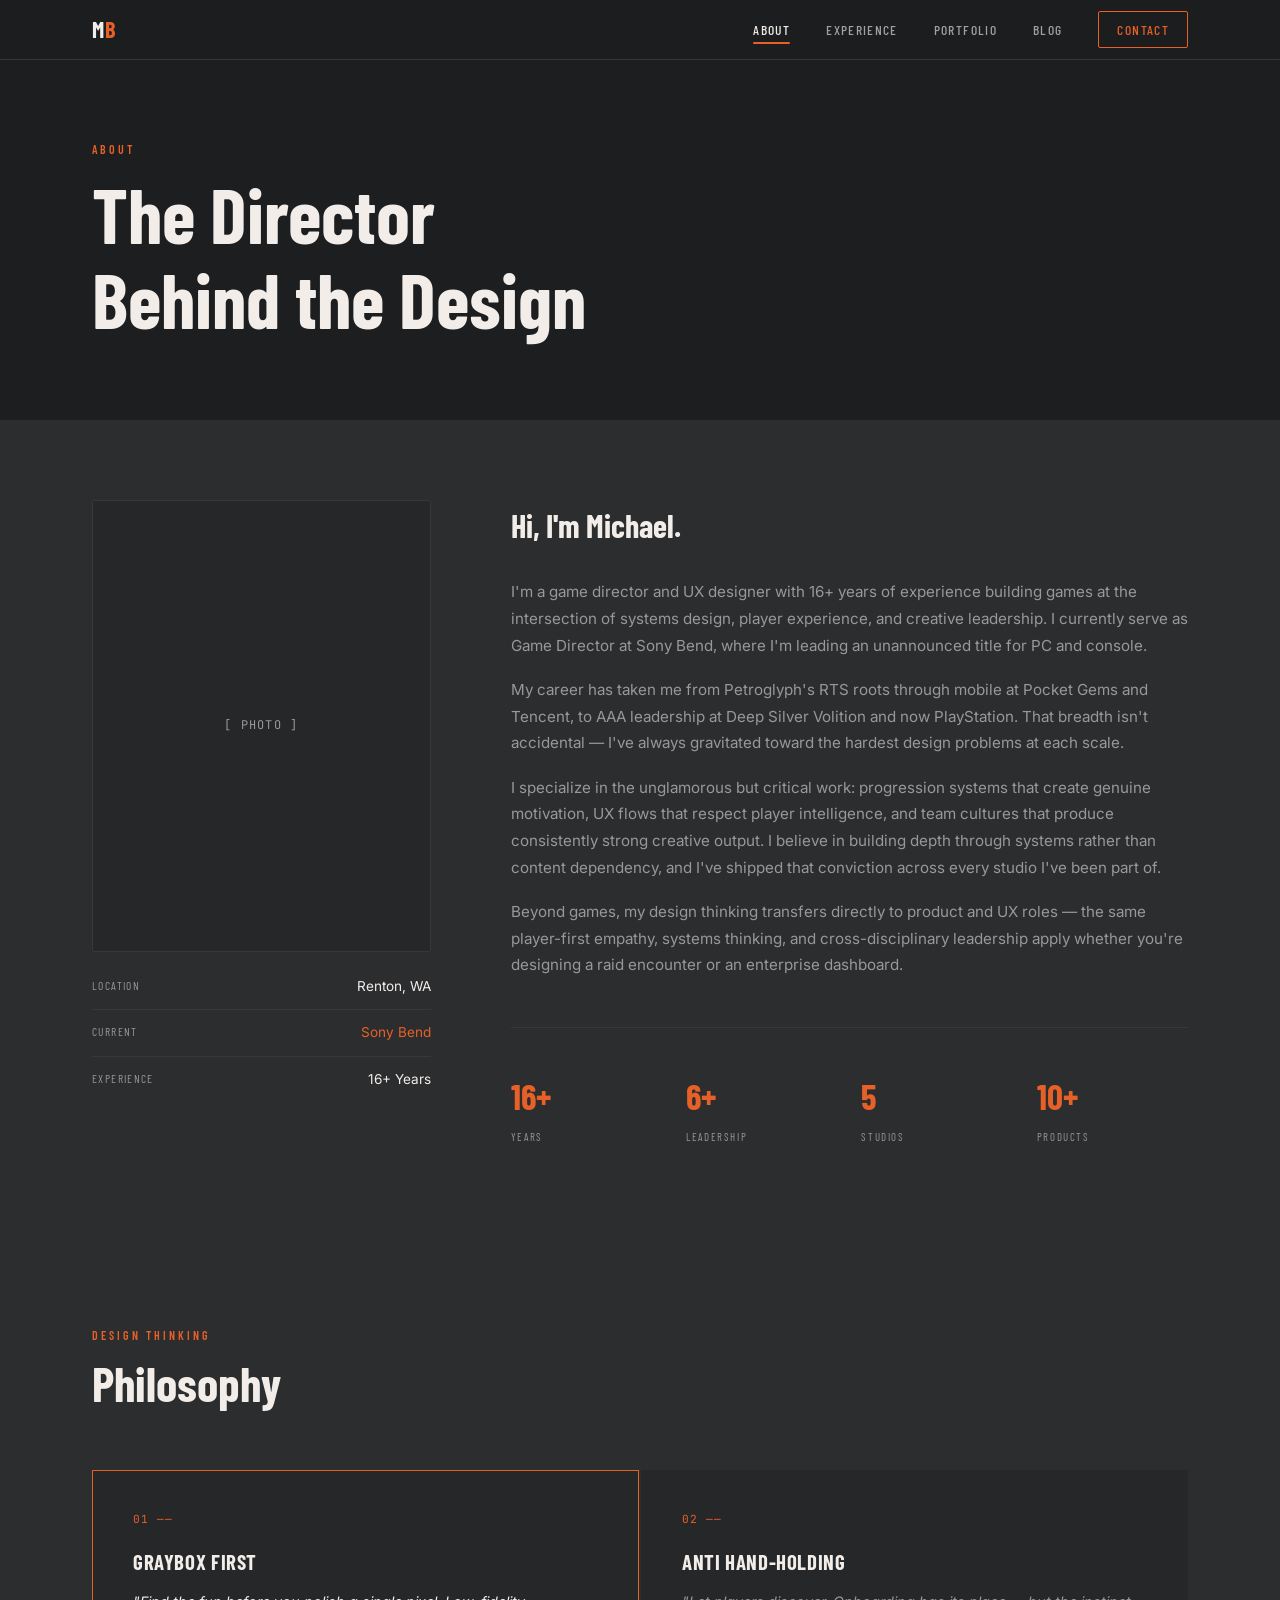
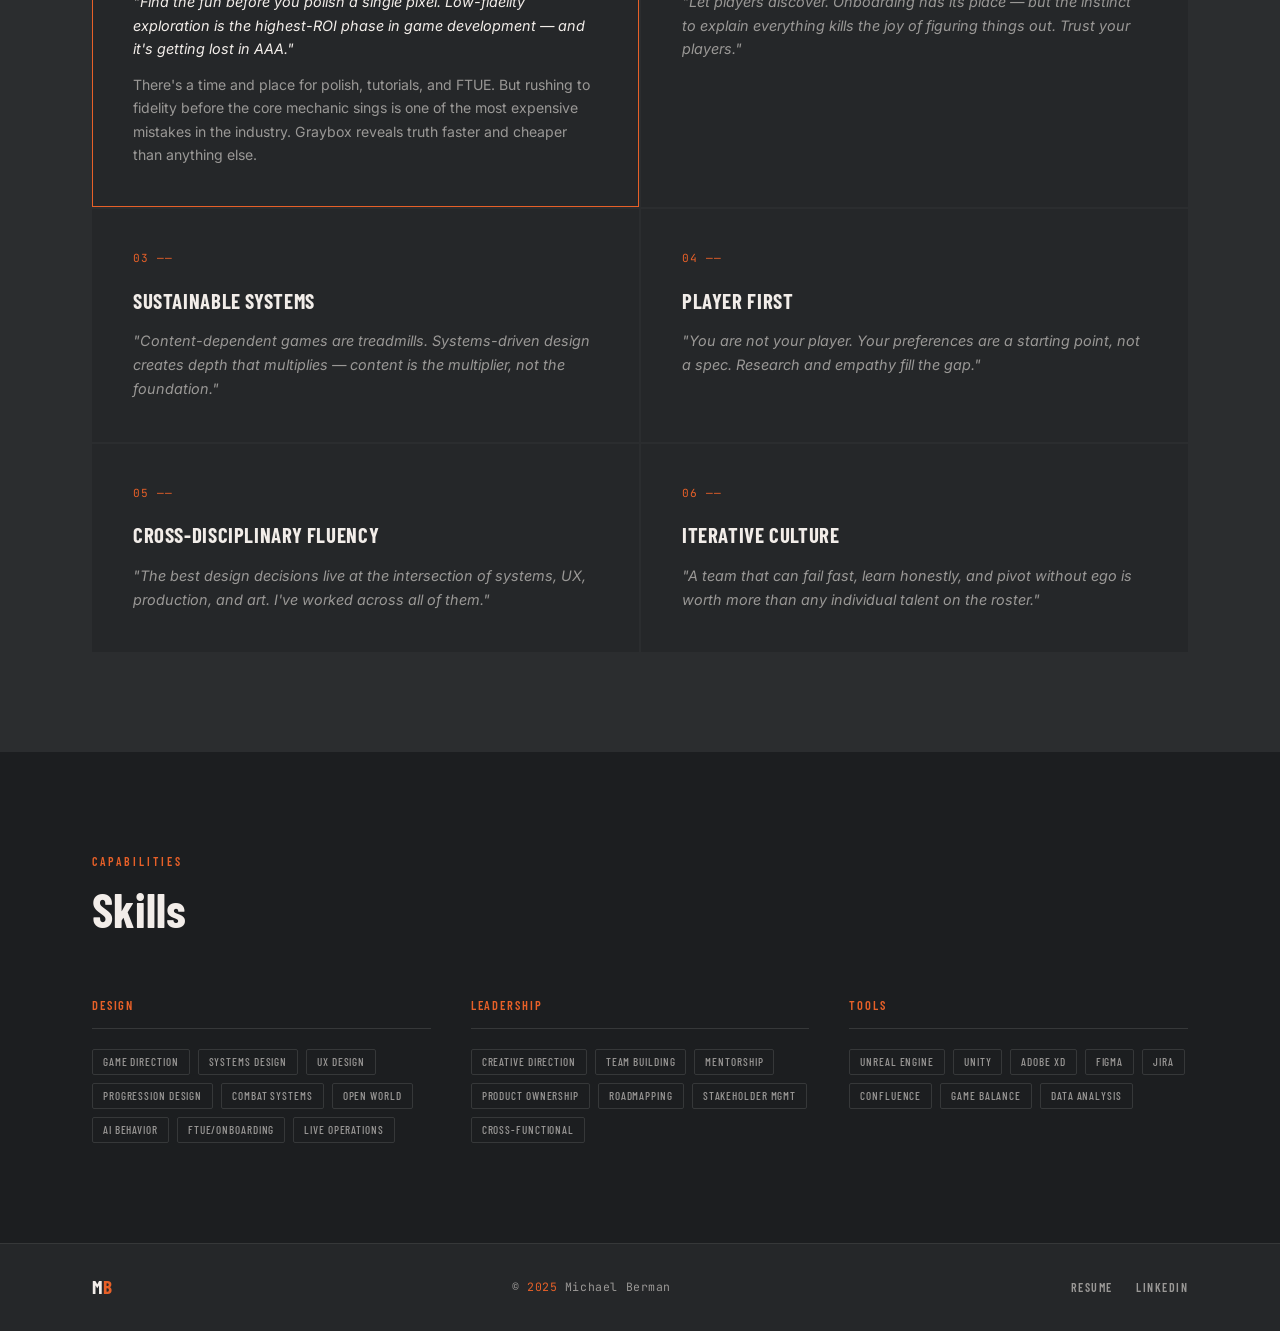
<file: v1/about.html>
<!DOCTYPE html>
<html lang="en">
<head>
  <meta charset="UTF-8">
  <meta name="viewport" content="width=device-width, initial-scale=1.0">
  <title>About — Michael Berman</title>
  <link rel="stylesheet" href="styles.css">
</head>
<body>
<nav class="nav">
  <div class="nav-inner">
    <a href="index.html" class="nav-logo">M<span>B</span></a>
    <div class="nav-links">
      <a href="about.html" class="active">About</a>
      <a href="experience.html">Experience</a>
      <a href="portfolio-game.html">Portfolio</a>
      <a href="blog.html">Blog</a>
      <a href="contact.html" class="nav-contact">Contact</a>
    </div>
    <div class="nav-hamburger" id="hamburger"><span></span><span></span><span></span></div>
  </div>
</nav>

<!-- PAGE HERO -->
<section style="background:var(--bg-dark);padding:140px 0 80px;">
  <div class="container">
    <div class="section-label fade-up">About</div>
    <h1 class="section-title fade-up" style="font-size:clamp(3rem,6vw,5rem);margin-top:12px;">The Director<br>Behind the Design</h1>
  </div>
</section>

<!-- WHO I AM -->
<section style="background:var(--bg-section);padding:80px 0;">
  <div class="container" style="display:grid;grid-template-columns:1fr 2fr;gap:80px;align-items:start;">
    <div class="fade-up">
      <div style="width:100%;aspect-ratio:3/4;background:var(--bg-card);border-radius:2px;border:1px solid var(--border);display:flex;align-items:center;justify-content:center;color:var(--text-muted);font-family:var(--font-mono);font-size:0.75rem;letter-spacing:0.1em;">[ PHOTO ]</div>
      <div style="margin-top:24px;display:flex;flex-direction:column;gap:12px;">
        <div style="display:flex;justify-content:space-between;padding-bottom:12px;border-bottom:1px solid var(--border);">
          <span style="font-family:var(--font-head);font-size:0.72rem;letter-spacing:0.12em;text-transform:uppercase;color:var(--text-muted);">Location</span>
          <span style="font-size:0.85rem;color:var(--text-light);">Renton, WA</span>
        </div>
        <div style="display:flex;justify-content:space-between;padding-bottom:12px;border-bottom:1px solid var(--border);">
          <span style="font-family:var(--font-head);font-size:0.72rem;letter-spacing:0.12em;text-transform:uppercase;color:var(--text-muted);">Current</span>
          <span style="font-size:0.85rem;color:var(--accent);">Sony Bend</span>
        </div>
        <div style="display:flex;justify-content:space-between;">
          <span style="font-family:var(--font-head);font-size:0.72rem;letter-spacing:0.12em;text-transform:uppercase;color:var(--text-muted);">Experience</span>
          <span style="font-size:0.85rem;color:var(--text-light);">16+ Years</span>
        </div>
      </div>
    </div>
    <div class="fade-up">
      <h2 style="font-family:var(--font-head);font-size:2rem;font-weight:700;color:var(--text-light);margin-bottom:28px;">Hi, I'm Michael.</h2>
      <div style="display:flex;flex-direction:column;gap:18px;color:var(--text-muted);line-height:1.75;font-size:0.95rem;">
        <p>I'm a game director and UX designer with 16+ years of experience building games at the intersection of systems design, player experience, and creative leadership. I currently serve as Game Director at Sony Bend, where I'm leading an unannounced title for PC and console.</p>
        <p>My career has taken me from Petroglyph's RTS roots through mobile at Pocket Gems and Tencent, to AAA leadership at Deep Silver Volition and now PlayStation. That breadth isn't accidental — I've always gravitated toward the hardest design problems at each scale.</p>
        <p>I specialize in the unglamorous but critical work: progression systems that create genuine motivation, UX flows that respect player intelligence, and team cultures that produce consistently strong creative output. I believe in building depth through systems rather than content dependency, and I've shipped that conviction across every studio I've been part of.</p>
        <p>Beyond games, my design thinking transfers directly to product and UX roles — the same player-first empathy, systems thinking, and cross-disciplinary leadership apply whether you're designing a raid encounter or an enterprise dashboard.</p>
      </div>
      <div style="display:grid;grid-template-columns:repeat(4,1fr);gap:24px;margin-top:48px;padding-top:40px;border-top:1px solid var(--border);">
        <div><div style="font-family:var(--font-head);font-size:2.2rem;font-weight:700;color:var(--accent);">16+</div><div style="font-family:var(--font-head);font-size:0.68rem;letter-spacing:0.15em;text-transform:uppercase;color:var(--text-muted);margin-top:4px;">Years</div></div>
        <div><div style="font-family:var(--font-head);font-size:2.2rem;font-weight:700;color:var(--accent);">6+</div><div style="font-family:var(--font-head);font-size:0.68rem;letter-spacing:0.15em;text-transform:uppercase;color:var(--text-muted);margin-top:4px;">Leadership</div></div>
        <div><div style="font-family:var(--font-head);font-size:2.2rem;font-weight:700;color:var(--accent);">5</div><div style="font-family:var(--font-head);font-size:0.68rem;letter-spacing:0.15em;text-transform:uppercase;color:var(--text-muted);margin-top:4px;">Studios</div></div>
        <div><div style="font-family:var(--font-head);font-size:2.2rem;font-weight:700;color:var(--accent);">10+</div><div style="font-family:var(--font-head);font-size:0.68rem;letter-spacing:0.15em;text-transform:uppercase;color:var(--text-muted);margin-top:4px;">Products</div></div>
      </div>
    </div>
  </div>
</section>

<!-- PHILOSOPHY -->
<section class="philosophy">
  <div class="container">
    <div class="section-header fade-up">
      <div class="section-label">Design Thinking</div>
      <h2 class="section-title">Philosophy</h2>
    </div>
    <div class="philosophy-grid fade-up">
      <div class="phil-card active">
        <div class="phil-num">01 ——</div>
        <div class="phil-title">Graybox First</div>
        <div class="phil-quote">"Find the fun before you polish a single pixel. Low-fidelity exploration is the highest-ROI phase in game development — and it's getting lost in AAA."</div>
        <div class="phil-detail">There's a time and place for polish, tutorials, and FTUE. But rushing to fidelity before the core mechanic sings is one of the most expensive mistakes in the industry. Graybox reveals truth faster and cheaper than anything else.</div>
      </div>
      <div class="phil-card">
        <div class="phil-num">02 ——</div>
        <div class="phil-title">Anti Hand-Holding</div>
        <div class="phil-quote">"Let players discover. Onboarding has its place — but the instinct to explain everything kills the joy of figuring things out. Trust your players."</div>
        <div class="phil-detail">Tutorial bloat is a symptom of lack of confidence in the design. When the design is clear, players figure things out. Hand-holding only when necessary — never preemptively.</div>
      </div>
      <div class="phil-card">
        <div class="phil-num">03 ——</div>
        <div class="phil-title">Sustainable Systems</div>
        <div class="phil-quote">"Content-dependent games are treadmills. Systems-driven design creates depth that multiplies — content is the multiplier, not the foundation."</div>
        <div class="phil-detail">If your game requires constant content injection to feel alive, the system underneath isn't doing its job. Build systems that generate interesting decisions, then let content amplify them.</div>
      </div>
      <div class="phil-card">
        <div class="phil-num">04 ——</div>
        <div class="phil-title">Player First</div>
        <div class="phil-quote">"You are not your player. Your preferences are a starting point, not a spec. Research and empathy fill the gap."</div>
        <div class="phil-detail">I use Sony's Player Segments framework and live data to reality-check design instincts. Great design serves the target audience, not the designer. These two things align more often than you'd think — but not always.</div>
      </div>
      <div class="phil-card">
        <div class="phil-num">05 ——</div>
        <div class="phil-title">Cross-Disciplinary Fluency</div>
        <div class="phil-quote">"The best design decisions live at the intersection of systems, UX, production, and art. I've worked across all of them."</div>
        <div class="phil-detail">Production background, art sensibility, systems depth, UX precision. The fluency to speak each discipline's language isn't just a nice-to-have — it's what makes creative direction actually land.</div>
      </div>
      <div class="phil-card">
        <div class="phil-num">06 ——</div>
        <div class="phil-title">Iterative Culture</div>
        <div class="phil-quote">"A team that can fail fast, learn honestly, and pivot without ego is worth more than any individual talent on the roster."</div>
        <div class="phil-detail">I build teams that treat failure as data, not defeat. Open feedback channels, shared rationale, documented decisions. The culture that produces the best games is one where anyone can say "this isn't working" and be heard.</div>
      </div>
    </div>
  </div>
</section>

<!-- SKILLS -->
<section style="background:var(--bg-dark);padding:100px 0;">
  <div class="container">
    <div class="section-header fade-up">
      <div class="section-label">Capabilities</div>
      <h2 class="section-title">Skills</h2>
    </div>
    <div style="display:grid;grid-template-columns:repeat(3,1fr);gap:40px;" class="fade-up">
      <div>
        <div style="font-family:var(--font-head);font-size:0.78rem;font-weight:600;letter-spacing:0.15em;text-transform:uppercase;color:var(--accent);margin-bottom:20px;padding-bottom:12px;border-bottom:1px solid var(--border);">Design</div>
        <div style="display:flex;flex-wrap:wrap;gap:8px;">
          <span class="tag">Game Direction</span><span class="tag">Systems Design</span><span class="tag">UX Design</span><span class="tag">Progression Design</span><span class="tag">Combat Systems</span><span class="tag">Open World</span><span class="tag">AI Behavior</span><span class="tag">FTUE/Onboarding</span><span class="tag">Live Operations</span>
        </div>
      </div>
      <div>
        <div style="font-family:var(--font-head);font-size:0.78rem;font-weight:600;letter-spacing:0.15em;text-transform:uppercase;color:var(--accent);margin-bottom:20px;padding-bottom:12px;border-bottom:1px solid var(--border);">Leadership</div>
        <div style="display:flex;flex-wrap:wrap;gap:8px;">
          <span class="tag">Creative Direction</span><span class="tag">Team Building</span><span class="tag">Mentorship</span><span class="tag">Product Ownership</span><span class="tag">Roadmapping</span><span class="tag">Stakeholder Mgmt</span><span class="tag">Cross-Functional</span>
        </div>
      </div>
      <div>
        <div style="font-family:var(--font-head);font-size:0.78rem;font-weight:600;letter-spacing:0.15em;text-transform:uppercase;color:var(--accent);margin-bottom:20px;padding-bottom:12px;border-bottom:1px solid var(--border);">Tools</div>
        <div style="display:flex;flex-wrap:wrap;gap:8px;">
          <span class="tag">Unreal Engine</span><span class="tag">Unity</span><span class="tag">Adobe XD</span><span class="tag">Figma</span><span class="tag">Jira</span><span class="tag">Confluence</span><span class="tag">Game Balance</span><span class="tag">Data Analysis</span>
        </div>
      </div>
    </div>
  </div>
</section>

<footer class="footer">
  <div class="container footer-inner">
    <div class="footer-logo">M<span>B</span></div>
    <div class="footer-copy">© <span>2025</span> Michael Berman</div>
    <div class="footer-links">
      <a href="MBerman-Resume.pdf" target="_blank">Resume</a>
      <a href="https://linkedin.com/in/bermandesign" target="_blank">LinkedIn</a>
    </div>
  </div>
</footer>

<div class="nav-overlay" id="nav-overlay">
  <span class="nav-close" id="nav-close">✕</span>
  <a href="about.html">About</a><a href="experience.html">Experience</a><a href="portfolio-game.html">Portfolio</a><a href="blog.html">Blog</a><a href="contact.html">Contact</a>
</div>

<script>
const observer = new IntersectionObserver(entries => entries.forEach(e => { if(e.isIntersecting) e.target.classList.add('visible'); }), {threshold:0.1});
document.querySelectorAll('.fade-up').forEach(el => observer.observe(el));
document.querySelectorAll('.phil-card').forEach(card => {
  card.addEventListener('click', () => {
    document.querySelectorAll('.phil-card').forEach(c => c.classList.remove('active'));
    card.classList.add('active');
  });
});
document.getElementById('hamburger').addEventListener('click', () => document.getElementById('nav-overlay').classList.add('open'));
document.getElementById('nav-close').addEventListener('click', () => document.getElementById('nav-overlay').classList.remove('open'));
</script>
</body>
</html>
</file>
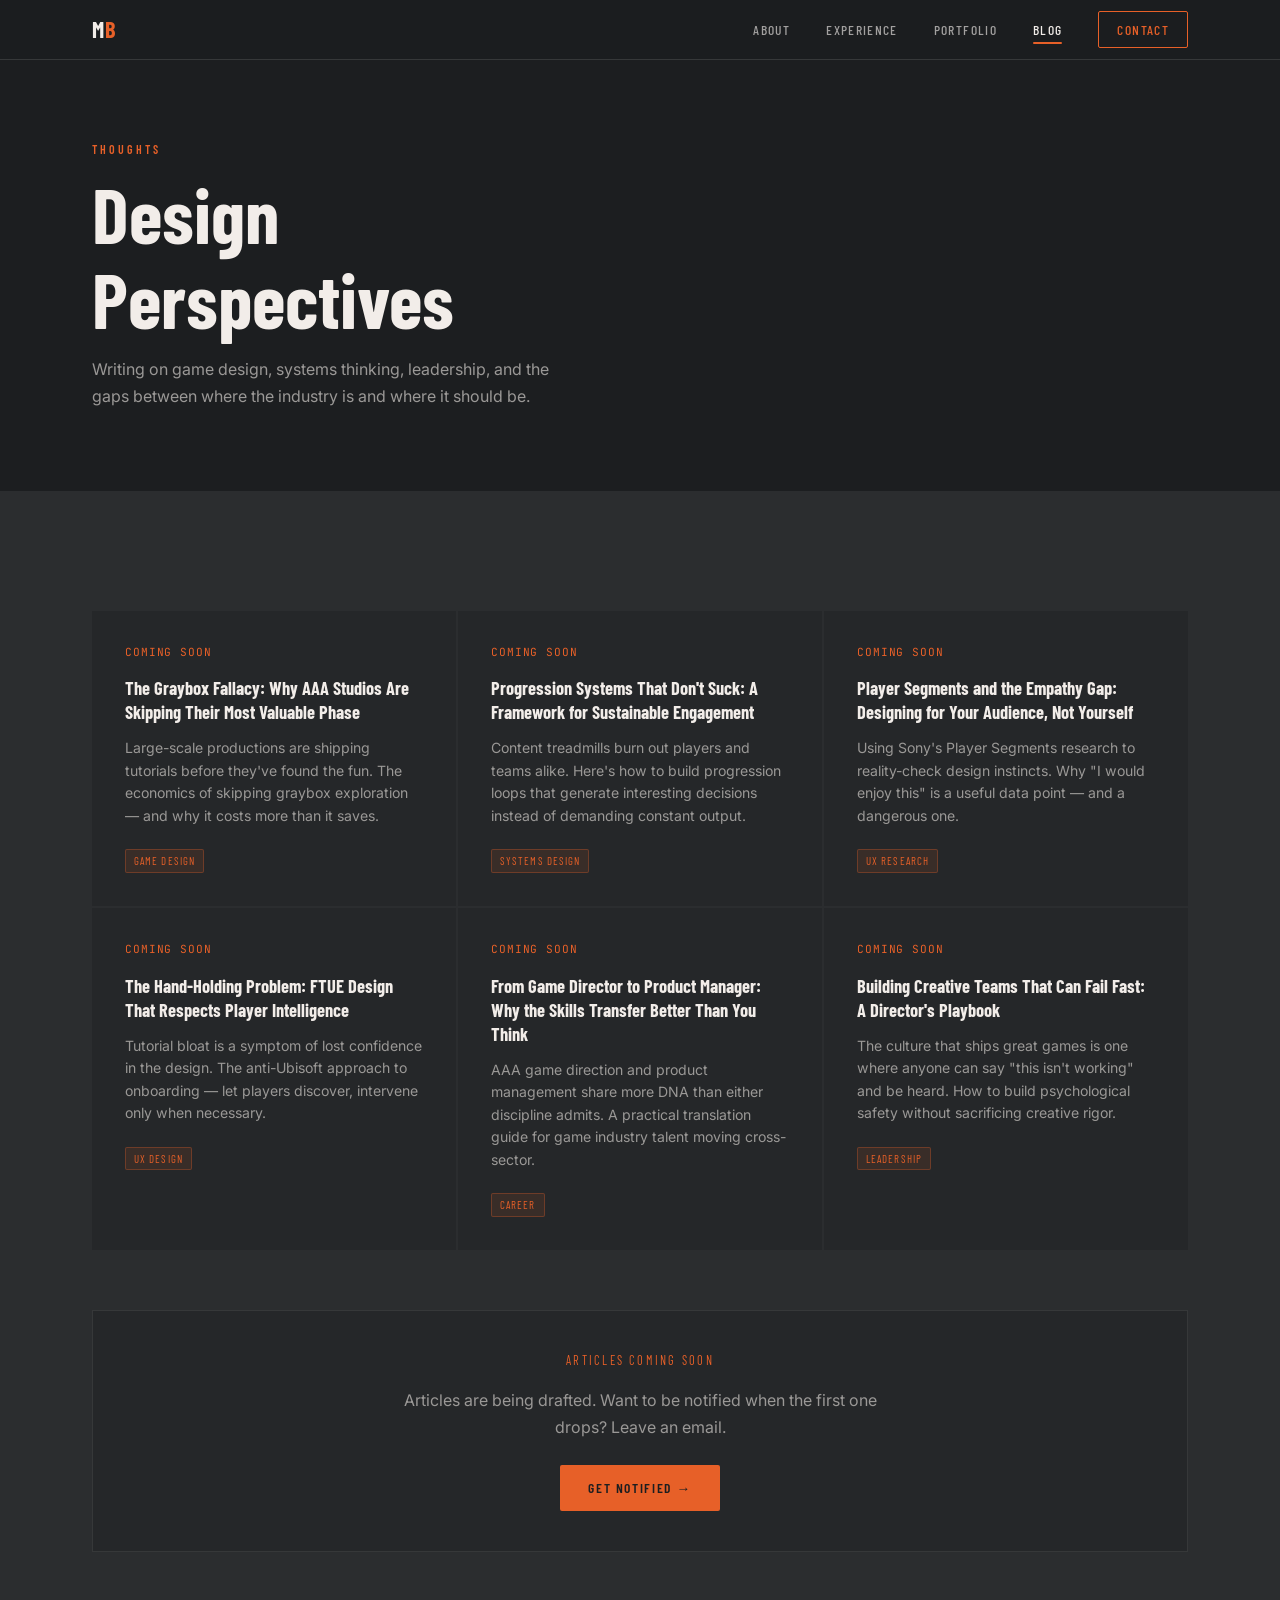
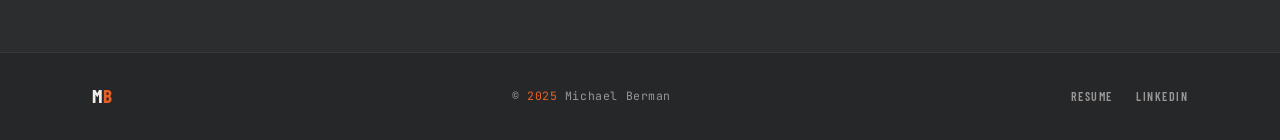
<file: v1/blog.html>
<!DOCTYPE html>
<html lang="en">
<head>
  <meta charset="UTF-8">
  <meta name="viewport" content="width=device-width, initial-scale=1.0">
  <title>Blog — Michael Berman</title>
  <link rel="stylesheet" href="styles.css">
</head>
<body>
<nav class="nav">
  <div class="nav-inner">
    <a href="index.html" class="nav-logo">M<span>B</span></a>
    <div class="nav-links">
      <a href="about.html">About</a>
      <a href="experience.html">Experience</a>
      <a href="portfolio-game.html">Portfolio</a>
      <a href="blog.html" class="active">Blog</a>
      <a href="contact.html" class="nav-contact">Contact</a>
    </div>
    <div class="nav-hamburger" id="hamburger"><span></span><span></span><span></span></div>
  </div>
</nav>

<section style="background:var(--bg-dark);padding:140px 0 80px;">
  <div class="container">
    <div class="section-label fade-up">Thoughts</div>
    <h1 class="section-title fade-up" style="font-size:clamp(3rem,6vw,5rem);margin-top:12px;">Design<br>Perspectives</h1>
    <p class="fade-up" style="color:var(--text-muted);margin-top:16px;max-width:480px;line-height:1.7;">Writing on game design, systems thinking, leadership, and the gaps between where the industry is and where it should be.</p>
  </div>
</section>

<section class="blog" style="padding-top:60px;">
  <div class="container">
    <div class="blog-grid">

      <div class="blog-card fade-up">
        <div class="blog-date">COMING SOON</div>
        <div class="blog-title">The Graybox Fallacy: Why AAA Studios Are Skipping Their Most Valuable Phase</div>
        <p class="blog-excerpt">Large-scale productions are shipping tutorials before they've found the fun. The economics of skipping graybox exploration — and why it costs more than it saves.</p>
        <span class="blog-tag">Game Design</span>
      </div>

      <div class="blog-card fade-up">
        <div class="blog-date">COMING SOON</div>
        <div class="blog-title">Progression Systems That Don't Suck: A Framework for Sustainable Engagement</div>
        <p class="blog-excerpt">Content treadmills burn out players and teams alike. Here's how to build progression loops that generate interesting decisions instead of demanding constant output.</p>
        <span class="blog-tag">Systems Design</span>
      </div>

      <div class="blog-card fade-up">
        <div class="blog-date">COMING SOON</div>
        <div class="blog-title">Player Segments and the Empathy Gap: Designing for Your Audience, Not Yourself</div>
        <p class="blog-excerpt">Using Sony's Player Segments research to reality-check design instincts. Why "I would enjoy this" is a useful data point — and a dangerous one.</p>
        <span class="blog-tag">UX Research</span>
      </div>

      <div class="blog-card fade-up">
        <div class="blog-date">COMING SOON</div>
        <div class="blog-title">The Hand-Holding Problem: FTUE Design That Respects Player Intelligence</div>
        <p class="blog-excerpt">Tutorial bloat is a symptom of lost confidence in the design. The anti-Ubisoft approach to onboarding — let players discover, intervene only when necessary.</p>
        <span class="blog-tag">UX Design</span>
      </div>

      <div class="blog-card fade-up">
        <div class="blog-date">COMING SOON</div>
        <div class="blog-title">From Game Director to Product Manager: Why the Skills Transfer Better Than You Think</div>
        <p class="blog-excerpt">AAA game direction and product management share more DNA than either discipline admits. A practical translation guide for game industry talent moving cross-sector.</p>
        <span class="blog-tag">Career</span>
      </div>

      <div class="blog-card fade-up">
        <div class="blog-date">COMING SOON</div>
        <div class="blog-title">Building Creative Teams That Can Fail Fast: A Director's Playbook</div>
        <p class="blog-excerpt">The culture that ships great games is one where anyone can say "this isn't working" and be heard. How to build psychological safety without sacrificing creative rigor.</p>
        <span class="blog-tag">Leadership</span>
      </div>

    </div>

    <div style="margin-top:60px;padding:40px;background:var(--bg-card);border:1px solid var(--border);text-align:center;" class="fade-up">
      <div style="font-family:var(--font-head);font-size:0.78rem;letter-spacing:0.18em;text-transform:uppercase;color:var(--accent);margin-bottom:16px;">Articles Coming Soon</div>
      <p style="color:var(--text-muted);max-width:480px;margin:0 auto 24px;line-height:1.7;">Articles are being drafted. Want to be notified when the first one drops? Leave an email.</p>
      <a href="contact.html" class="btn btn-primary">Get Notified →</a>
    </div>
  </div>
</section>

<footer class="footer">
  <div class="container footer-inner">
    <div class="footer-logo">M<span>B</span></div>
    <div class="footer-copy">© <span>2025</span> Michael Berman</div>
    <div class="footer-links">
      <a href="MBerman-Resume.pdf" target="_blank">Resume</a>
      <a href="https://linkedin.com/in/bermandesign" target="_blank">LinkedIn</a>
    </div>
  </div>
</footer>

<div class="nav-overlay" id="nav-overlay">
  <span class="nav-close" id="nav-close">✕</span>
  <a href="about.html">About</a><a href="experience.html">Experience</a><a href="portfolio-game.html">Portfolio</a><a href="blog.html">Blog</a><a href="contact.html">Contact</a>
</div>
<script>
const observer = new IntersectionObserver(entries => entries.forEach(e => { if(e.isIntersecting) e.target.classList.add('visible'); }), {threshold:0.08});
document.querySelectorAll('.fade-up').forEach(el => observer.observe(el));
document.getElementById('hamburger').addEventListener('click', () => document.getElementById('nav-overlay').classList.add('open'));
document.getElementById('nav-close').addEventListener('click', () => document.getElementById('nav-overlay').classList.remove('open'));
</script>
</body>
</html>
</file>
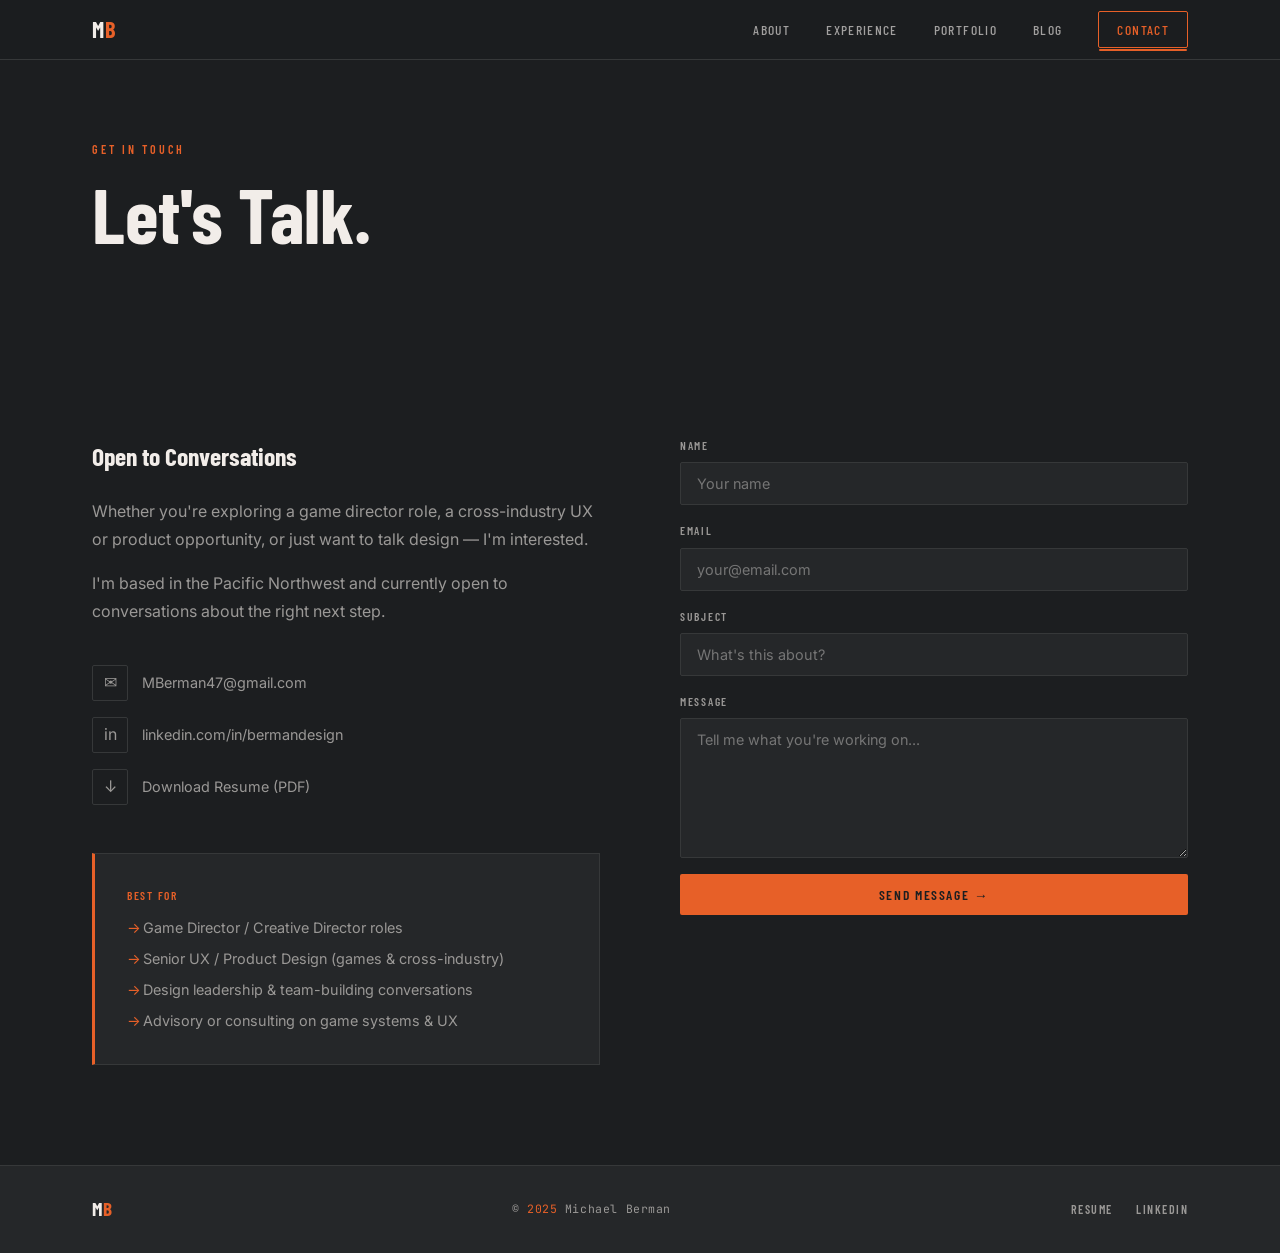
<file: v1/contact.html>
<!DOCTYPE html>
<html lang="en">
<head>
  <meta charset="UTF-8">
  <meta name="viewport" content="width=device-width, initial-scale=1.0">
  <title>Contact — Michael Berman</title>
  <link rel="stylesheet" href="styles.css">
</head>
<body>
<nav class="nav">
  <div class="nav-inner">
    <a href="index.html" class="nav-logo">M<span>B</span></a>
    <div class="nav-links">
      <a href="about.html">About</a>
      <a href="experience.html">Experience</a>
      <a href="portfolio-game.html">Portfolio</a>
      <a href="blog.html">Blog</a>
      <a href="contact.html" class="active nav-contact">Contact</a>
    </div>
    <div class="nav-hamburger" id="hamburger"><span></span><span></span><span></span></div>
  </div>
</nav>

<section style="background:var(--bg-dark);padding:140px 0 80px;">
  <div class="container">
    <div class="section-label fade-up">Get in Touch</div>
    <h1 class="section-title fade-up" style="font-size:clamp(3rem,6vw,5rem);margin-top:12px;">Let's Talk.</h1>
  </div>
</section>

<section class="contact" style="padding-top:40px;">
  <div class="container">
    <div class="contact-grid">
      <div class="fade-up">
        <h2 style="font-family:var(--font-head);font-size:1.6rem;font-weight:700;color:var(--text-light);margin-bottom:20px;">Open to Conversations</h2>
        <p style="color:var(--text-muted);line-height:1.75;margin-bottom:16px;">Whether you're exploring a game director role, a cross-industry UX or product opportunity, or just want to talk design — I'm interested.</p>
        <p style="color:var(--text-muted);line-height:1.75;margin-bottom:40px;">I'm based in the Pacific Northwest and currently open to conversations about the right next step.</p>
        <div class="contact-links">
          <a href="mailto:MBerman47@gmail.com" class="contact-link">
            <div class="contact-link-icon">✉</div>
            <span>MBerman47@gmail.com</span>
          </a>
          <a href="https://linkedin.com/in/bermandesign" target="_blank" class="contact-link">
            <div class="contact-link-icon">in</div>
            <span>linkedin.com/in/bermandesign</span>
          </a>
          <a href="MBerman-Resume.pdf" target="_blank" class="contact-link">
            <div class="contact-link-icon">↓</div>
            <span>Download Resume (PDF)</span>
          </a>
        </div>

        <div style="margin-top:48px;padding:32px;background:var(--bg-card);border:1px solid var(--border);border-left:3px solid var(--accent);">
          <div style="font-family:var(--font-head);font-size:0.72rem;font-weight:600;letter-spacing:0.15em;text-transform:uppercase;color:var(--accent);margin-bottom:12px;">Best for</div>
          <ul style="display:flex;flex-direction:column;gap:8px;">
            <li style="color:var(--text-muted);font-size:0.9rem;padding-left:16px;position:relative;">
              <span style="position:absolute;left:0;color:var(--accent);">→</span> Game Director / Creative Director roles
            </li>
            <li style="color:var(--text-muted);font-size:0.9rem;padding-left:16px;position:relative;">
              <span style="position:absolute;left:0;color:var(--accent);">→</span> Senior UX / Product Design (games & cross-industry)
            </li>
            <li style="color:var(--text-muted);font-size:0.9rem;padding-left:16px;position:relative;">
              <span style="position:absolute;left:0;color:var(--accent);">→</span> Design leadership & team-building conversations
            </li>
            <li style="color:var(--text-muted);font-size:0.9rem;padding-left:16px;position:relative;">
              <span style="position:absolute;left:0;color:var(--accent);">→</span> Advisory or consulting on game systems & UX
            </li>
          </ul>
        </div>
      </div>

      <div class="fade-up">
        <form class="contact-form" action="#" method="POST">
          <div class="form-group">
            <label class="form-label" for="name">Name</label>
            <input class="form-input" type="text" id="name" name="name" placeholder="Your name" required>
          </div>
          <div class="form-group">
            <label class="form-label" for="email">Email</label>
            <input class="form-input" type="email" id="email" name="email" placeholder="your@email.com" required>
          </div>
          <div class="form-group">
            <label class="form-label" for="subject">Subject</label>
            <input class="form-input" type="text" id="subject" name="subject" placeholder="What's this about?">
          </div>
          <div class="form-group">
            <label class="form-label" for="message">Message</label>
            <textarea class="form-textarea" id="message" name="message" placeholder="Tell me what you're working on..." required></textarea>
          </div>
          <button type="submit" class="btn btn-primary" style="width:100%;justify-content:center;">Send Message →</button>
        </form>
      </div>
    </div>
  </div>
</section>

<footer class="footer">
  <div class="container footer-inner">
    <div class="footer-logo">M<span>B</span></div>
    <div class="footer-copy">© <span>2025</span> Michael Berman</div>
    <div class="footer-links">
      <a href="MBerman-Resume.pdf" target="_blank">Resume</a>
      <a href="https://linkedin.com/in/bermandesign" target="_blank">LinkedIn</a>
    </div>
  </div>
</footer>

<div class="nav-overlay" id="nav-overlay">
  <span class="nav-close" id="nav-close">✕</span>
  <a href="about.html">About</a><a href="experience.html">Experience</a><a href="portfolio-game.html">Portfolio</a><a href="blog.html">Blog</a><a href="contact.html">Contact</a>
</div>
<script>
const observer = new IntersectionObserver(entries => entries.forEach(e => { if(e.isIntersecting) e.target.classList.add('visible'); }), {threshold:0.08});
document.querySelectorAll('.fade-up').forEach(el => observer.observe(el));
document.getElementById('hamburger').addEventListener('click', () => document.getElementById('nav-overlay').classList.add('open'));
document.getElementById('nav-close').addEventListener('click', () => document.getElementById('nav-overlay').classList.remove('open'));
</script>
</body>
</html>
</file>
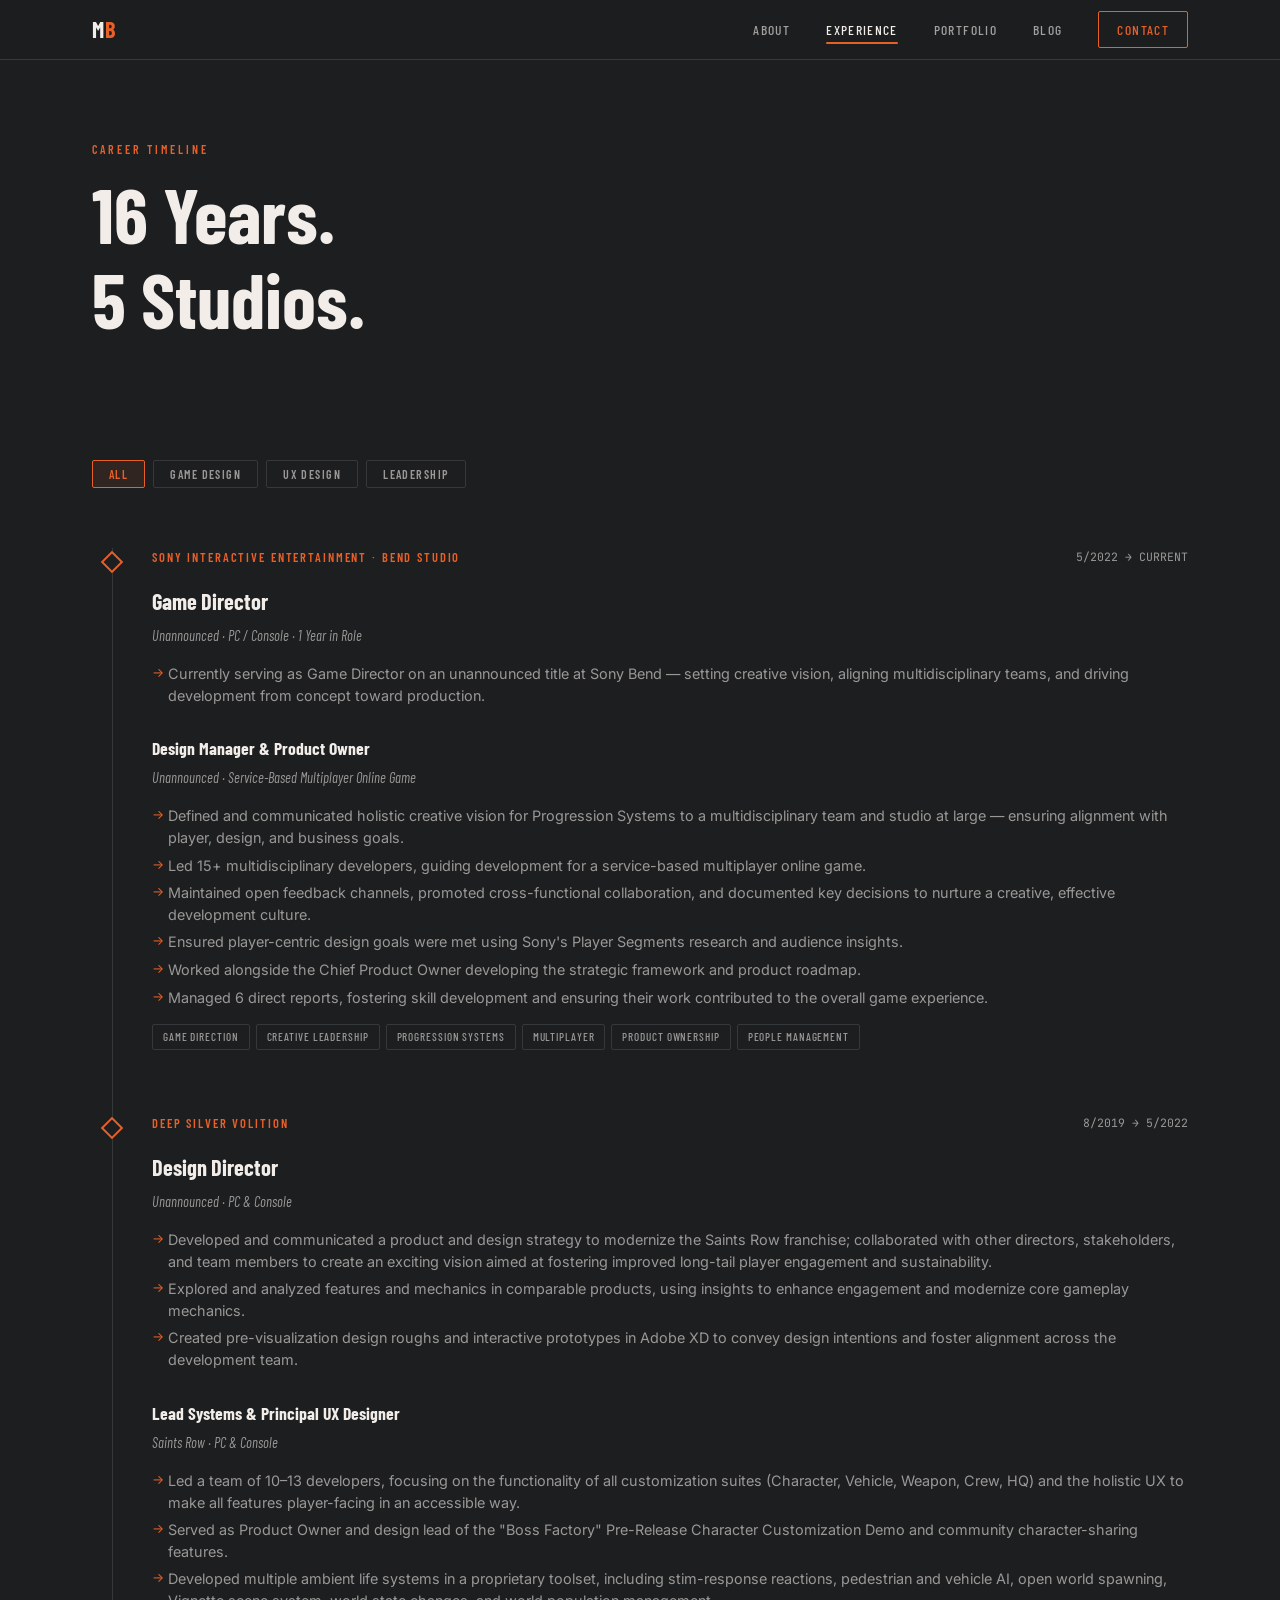
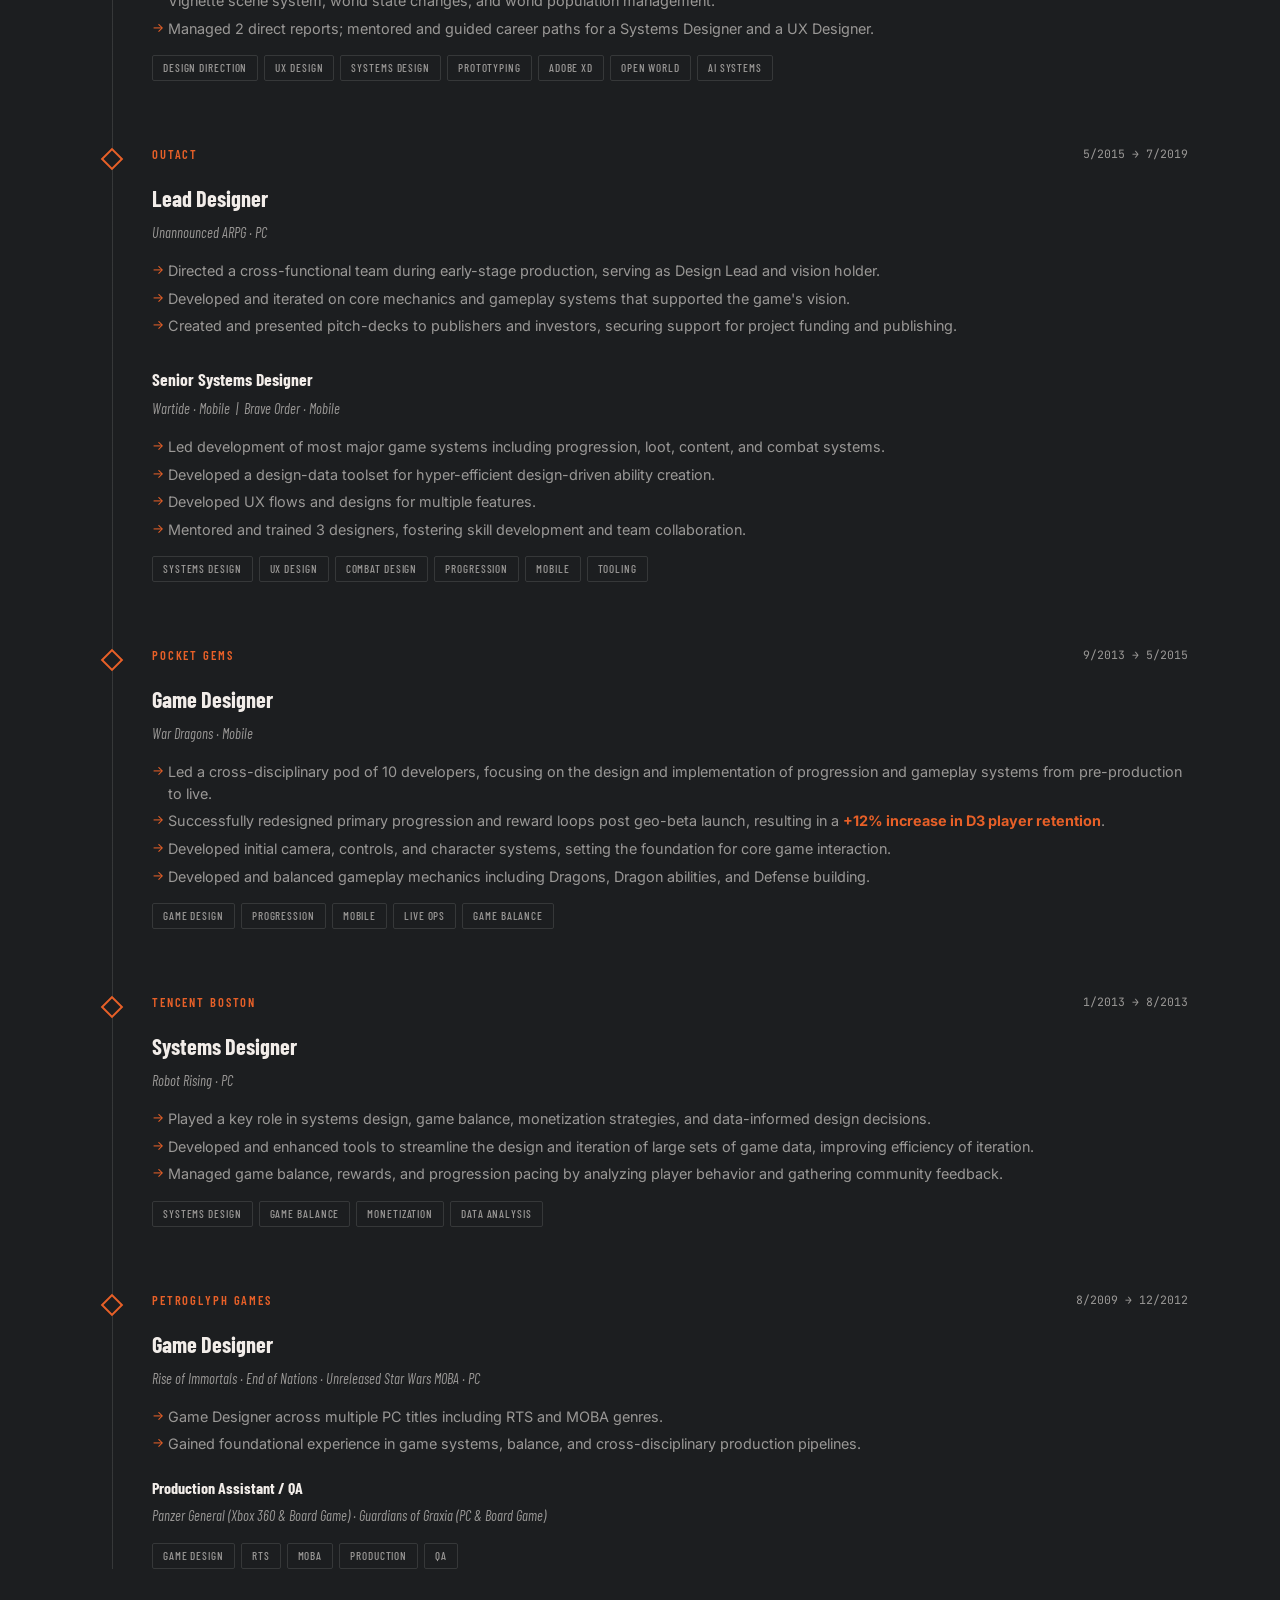
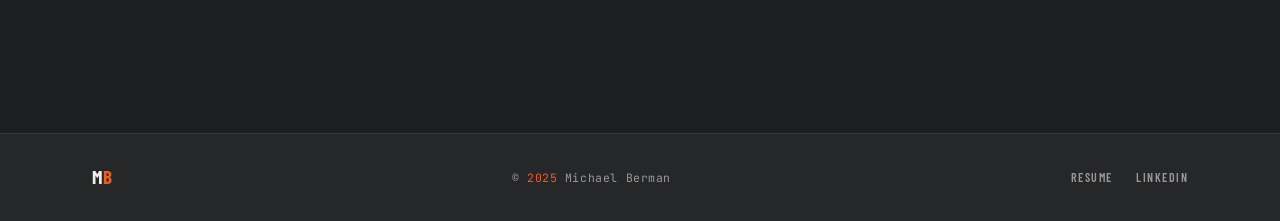
<file: v1/experience.html>
<!DOCTYPE html>
<html lang="en">
<head>
  <meta charset="UTF-8">
  <meta name="viewport" content="width=device-width, initial-scale=1.0">
  <title>Experience — Michael Berman</title>
  <link rel="stylesheet" href="styles.css">
</head>
<body>
<nav class="nav">
  <div class="nav-inner">
    <a href="index.html" class="nav-logo">M<span>B</span></a>
    <div class="nav-links">
      <a href="about.html">About</a>
      <a href="experience.html" class="active">Experience</a>
      <a href="portfolio-game.html">Portfolio</a>
      <a href="blog.html">Blog</a>
      <a href="contact.html" class="nav-contact">Contact</a>
    </div>
    <div class="nav-hamburger" id="hamburger"><span></span><span></span><span></span></div>
  </div>
</nav>

<section style="background:var(--bg-dark);padding:140px 0 80px;">
  <div class="container">
    <div class="section-label fade-up">Career Timeline</div>
    <h1 class="section-title fade-up" style="font-size:clamp(3rem,6vw,5rem);margin-top:12px;">16 Years.<br>5 Studios.</h1>
  </div>
</section>

<section class="experience" style="padding-top:40px;">
  <div class="container">
    <div class="exp-filter fade-up">
      <button class="exp-filter-btn active" data-filter="all">All</button>
      <button class="exp-filter-btn" data-filter="game">Game Design</button>
      <button class="exp-filter-btn" data-filter="ux">UX Design</button>
      <button class="exp-filter-btn" data-filter="leadership">Leadership</button>
    </div>

    <div class="timeline">

      <!-- SONY BEND -->
      <div class="timeline-item fade-up" data-category="leadership game">
        <div class="timeline-dot"></div>
        <div class="timeline-meta">
          <span class="timeline-company">Sony Interactive Entertainment · Bend Studio</span>
          <span class="timeline-date">5/2022 → CURRENT</span>
        </div>
        <div class="timeline-role">Game Director</div>
        <div class="timeline-project">Unannounced · PC / Console · 1 Year in Role</div>
        <ul class="timeline-bullets">
          <li>Currently serving as Game Director on an unannounced title at Sony Bend — setting creative vision, aligning multidisciplinary teams, and driving development from concept toward production.</li>
        </ul>
        <div class="timeline-role" style="font-size:1.1rem;margin-top:28px;margin-bottom:4px;">Design Manager & Product Owner</div>
        <div class="timeline-project">Unannounced · Service-Based Multiplayer Online Game</div>
        <ul class="timeline-bullets">
          <li>Defined and communicated holistic creative vision for Progression Systems to a multidisciplinary team and studio at large — ensuring alignment with player, design, and business goals.</li>
          <li>Led 15+ multidisciplinary developers, guiding development for a service-based multiplayer online game.</li>
          <li>Maintained open feedback channels, promoted cross-functional collaboration, and documented key decisions to nurture a creative, effective development culture.</li>
          <li>Ensured player-centric design goals were met using Sony's Player Segments research and audience insights.</li>
          <li>Worked alongside the Chief Product Owner developing the strategic framework and product roadmap.</li>
          <li>Managed 6 direct reports, fostering skill development and ensuring their work contributed to the overall game experience.</li>
        </ul>
        <div class="timeline-tags">
          <span class="tag">Game Direction</span><span class="tag">Creative Leadership</span><span class="tag">Progression Systems</span><span class="tag">Multiplayer</span><span class="tag">Product Ownership</span><span class="tag">People Management</span>
        </div>
      </div>

      <!-- DEEP SILVER VOLITION -->
      <div class="timeline-item fade-up" data-category="leadership game ux">
        <div class="timeline-dot"></div>
        <div class="timeline-meta">
          <span class="timeline-company">Deep Silver Volition</span>
          <span class="timeline-date">8/2019 → 5/2022</span>
        </div>
        <div class="timeline-role">Design Director</div>
        <div class="timeline-project">Unannounced · PC & Console</div>
        <ul class="timeline-bullets">
          <li>Developed and communicated a product and design strategy to modernize the Saints Row franchise; collaborated with other directors, stakeholders, and team members to create an exciting vision aimed at fostering improved long-tail player engagement and sustainability.</li>
          <li>Explored and analyzed features and mechanics in comparable products, using insights to enhance engagement and modernize core gameplay mechanics.</li>
          <li>Created pre-visualization design roughs and interactive prototypes in Adobe XD to convey design intentions and foster alignment across the development team.</li>
        </ul>
        <div class="timeline-role" style="font-size:1.1rem;margin-top:28px;margin-bottom:4px;">Lead Systems & Principal UX Designer</div>
        <div class="timeline-project">Saints Row · PC & Console</div>
        <ul class="timeline-bullets">
          <li>Led a team of 10–13 developers, focusing on the functionality of all customization suites (Character, Vehicle, Weapon, Crew, HQ) and the holistic UX to make all features player-facing in an accessible way.</li>
          <li>Served as Product Owner and design lead of the "Boss Factory" Pre-Release Character Customization Demo and community character-sharing features.</li>
          <li>Developed multiple ambient life systems in a proprietary toolset, including stim-response reactions, pedestrian and vehicle AI, open world spawning, Vignette scene system, world state changes, and world population management.</li>
          <li>Managed 2 direct reports; mentored and guided career paths for a Systems Designer and a UX Designer.</li>
        </ul>
        <div class="timeline-tags">
          <span class="tag">Design Direction</span><span class="tag">UX Design</span><span class="tag">Systems Design</span><span class="tag">Prototyping</span><span class="tag">Adobe XD</span><span class="tag">Open World</span><span class="tag">AI Systems</span>
        </div>
      </div>

      <!-- OUTACT -->
      <div class="timeline-item fade-up" data-category="game leadership">
        <div class="timeline-dot"></div>
        <div class="timeline-meta">
          <span class="timeline-company">Outact</span>
          <span class="timeline-date">5/2015 → 7/2019</span>
        </div>
        <div class="timeline-role">Lead Designer</div>
        <div class="timeline-project">Unannounced ARPG · PC</div>
        <ul class="timeline-bullets">
          <li>Directed a cross-functional team during early-stage production, serving as Design Lead and vision holder.</li>
          <li>Developed and iterated on core mechanics and gameplay systems that supported the game's vision.</li>
          <li>Created and presented pitch-decks to publishers and investors, securing support for project funding and publishing.</li>
        </ul>
        <div class="timeline-role" style="font-size:1.1rem;margin-top:28px;margin-bottom:4px;">Senior Systems Designer</div>
        <div class="timeline-project">Wartide · Mobile &nbsp;|&nbsp; Brave Order · Mobile</div>
        <ul class="timeline-bullets">
          <li>Led development of most major game systems including progression, loot, content, and combat systems.</li>
          <li>Developed a design-data toolset for hyper-efficient design-driven ability creation.</li>
          <li>Developed UX flows and designs for multiple features.</li>
          <li>Mentored and trained 3 designers, fostering skill development and team collaboration.</li>
        </ul>
        <div class="timeline-tags">
          <span class="tag">Systems Design</span><span class="tag">UX Design</span><span class="tag">Combat Design</span><span class="tag">Progression</span><span class="tag">Mobile</span><span class="tag">Tooling</span>
        </div>
      </div>

      <!-- POCKET GEMS -->
      <div class="timeline-item fade-up" data-category="game">
        <div class="timeline-dot"></div>
        <div class="timeline-meta">
          <span class="timeline-company">Pocket Gems</span>
          <span class="timeline-date">9/2013 → 5/2015</span>
        </div>
        <div class="timeline-role">Game Designer</div>
        <div class="timeline-project">War Dragons · Mobile</div>
        <ul class="timeline-bullets">
          <li>Led a cross-disciplinary pod of 10 developers, focusing on the design and implementation of progression and gameplay systems from pre-production to live.</li>
          <li>Successfully redesigned primary progression and reward loops post geo-beta launch, resulting in a <strong style="color:var(--accent)">+12% increase in D3 player retention</strong>.</li>
          <li>Developed initial camera, controls, and character systems, setting the foundation for core game interaction.</li>
          <li>Developed and balanced gameplay mechanics including Dragons, Dragon abilities, and Defense building.</li>
        </ul>
        <div class="timeline-tags">
          <span class="tag">Game Design</span><span class="tag">Progression</span><span class="tag">Mobile</span><span class="tag">Live Ops</span><span class="tag">Game Balance</span>
        </div>
      </div>

      <!-- TENCENT -->
      <div class="timeline-item fade-up" data-category="game">
        <div class="timeline-dot"></div>
        <div class="timeline-meta">
          <span class="timeline-company">Tencent Boston</span>
          <span class="timeline-date">1/2013 → 8/2013</span>
        </div>
        <div class="timeline-role">Systems Designer</div>
        <div class="timeline-project">Robot Rising · PC</div>
        <ul class="timeline-bullets">
          <li>Played a key role in systems design, game balance, monetization strategies, and data-informed design decisions.</li>
          <li>Developed and enhanced tools to streamline the design and iteration of large sets of game data, improving efficiency of iteration.</li>
          <li>Managed game balance, rewards, and progression pacing by analyzing player behavior and gathering community feedback.</li>
        </ul>
        <div class="timeline-tags">
          <span class="tag">Systems Design</span><span class="tag">Game Balance</span><span class="tag">Monetization</span><span class="tag">Data Analysis</span>
        </div>
      </div>

      <!-- PETROGLYPH -->
      <div class="timeline-item fade-up" data-category="game">
        <div class="timeline-dot"></div>
        <div class="timeline-meta">
          <span class="timeline-company">Petroglyph Games</span>
          <span class="timeline-date">8/2009 → 12/2012</span>
        </div>
        <div class="timeline-role">Game Designer</div>
        <div class="timeline-project">Rise of Immortals · End of Nations · Unreleased Star Wars MOBA · PC</div>
        <ul class="timeline-bullets">
          <li>Game Designer across multiple PC titles including RTS and MOBA genres.</li>
          <li>Gained foundational experience in game systems, balance, and cross-disciplinary production pipelines.</li>
        </ul>
        <div class="timeline-role" style="font-size:1rem;margin-top:20px;margin-bottom:4px;">Production Assistant / QA</div>
        <div class="timeline-project">Panzer General (Xbox 360 & Board Game) · Guardians of Graxia (PC & Board Game)</div>
        <div class="timeline-tags">
          <span class="tag">Game Design</span><span class="tag">RTS</span><span class="tag">MOBA</span><span class="tag">Production</span><span class="tag">QA</span>
        </div>
      </div>

    </div>
  </div>
</section>

<footer class="footer">
  <div class="container footer-inner">
    <div class="footer-logo">M<span>B</span></div>
    <div class="footer-copy">© <span>2025</span> Michael Berman</div>
    <div class="footer-links">
      <a href="MBerman-Resume.pdf" target="_blank">Resume</a>
      <a href="https://linkedin.com/in/bermandesign" target="_blank">LinkedIn</a>
    </div>
  </div>
</footer>

<div class="nav-overlay" id="nav-overlay">
  <span class="nav-close" id="nav-close">✕</span>
  <a href="about.html">About</a><a href="experience.html">Experience</a><a href="portfolio-game.html">Portfolio</a><a href="blog.html">Blog</a><a href="contact.html">Contact</a>
</div>

<script>
const observer = new IntersectionObserver(entries => entries.forEach(e => { if(e.isIntersecting) e.target.classList.add('visible'); }), {threshold:0.08});
document.querySelectorAll('.fade-up').forEach(el => observer.observe(el));

document.querySelectorAll('.exp-filter-btn').forEach(btn => {
  btn.addEventListener('click', () => {
    document.querySelectorAll('.exp-filter-btn').forEach(b => b.classList.remove('active'));
    btn.classList.add('active');
    const filter = btn.dataset.filter;
    document.querySelectorAll('.timeline-item').forEach(item => {
      const cats = item.dataset.category || '';
      item.classList.toggle('hidden', filter !== 'all' && !cats.includes(filter));
    });
  });
});
document.getElementById('hamburger').addEventListener('click', () => document.getElementById('nav-overlay').classList.add('open'));
document.getElementById('nav-close').addEventListener('click', () => document.getElementById('nav-overlay').classList.remove('open'));
</script>
</body>
</html>
</file>
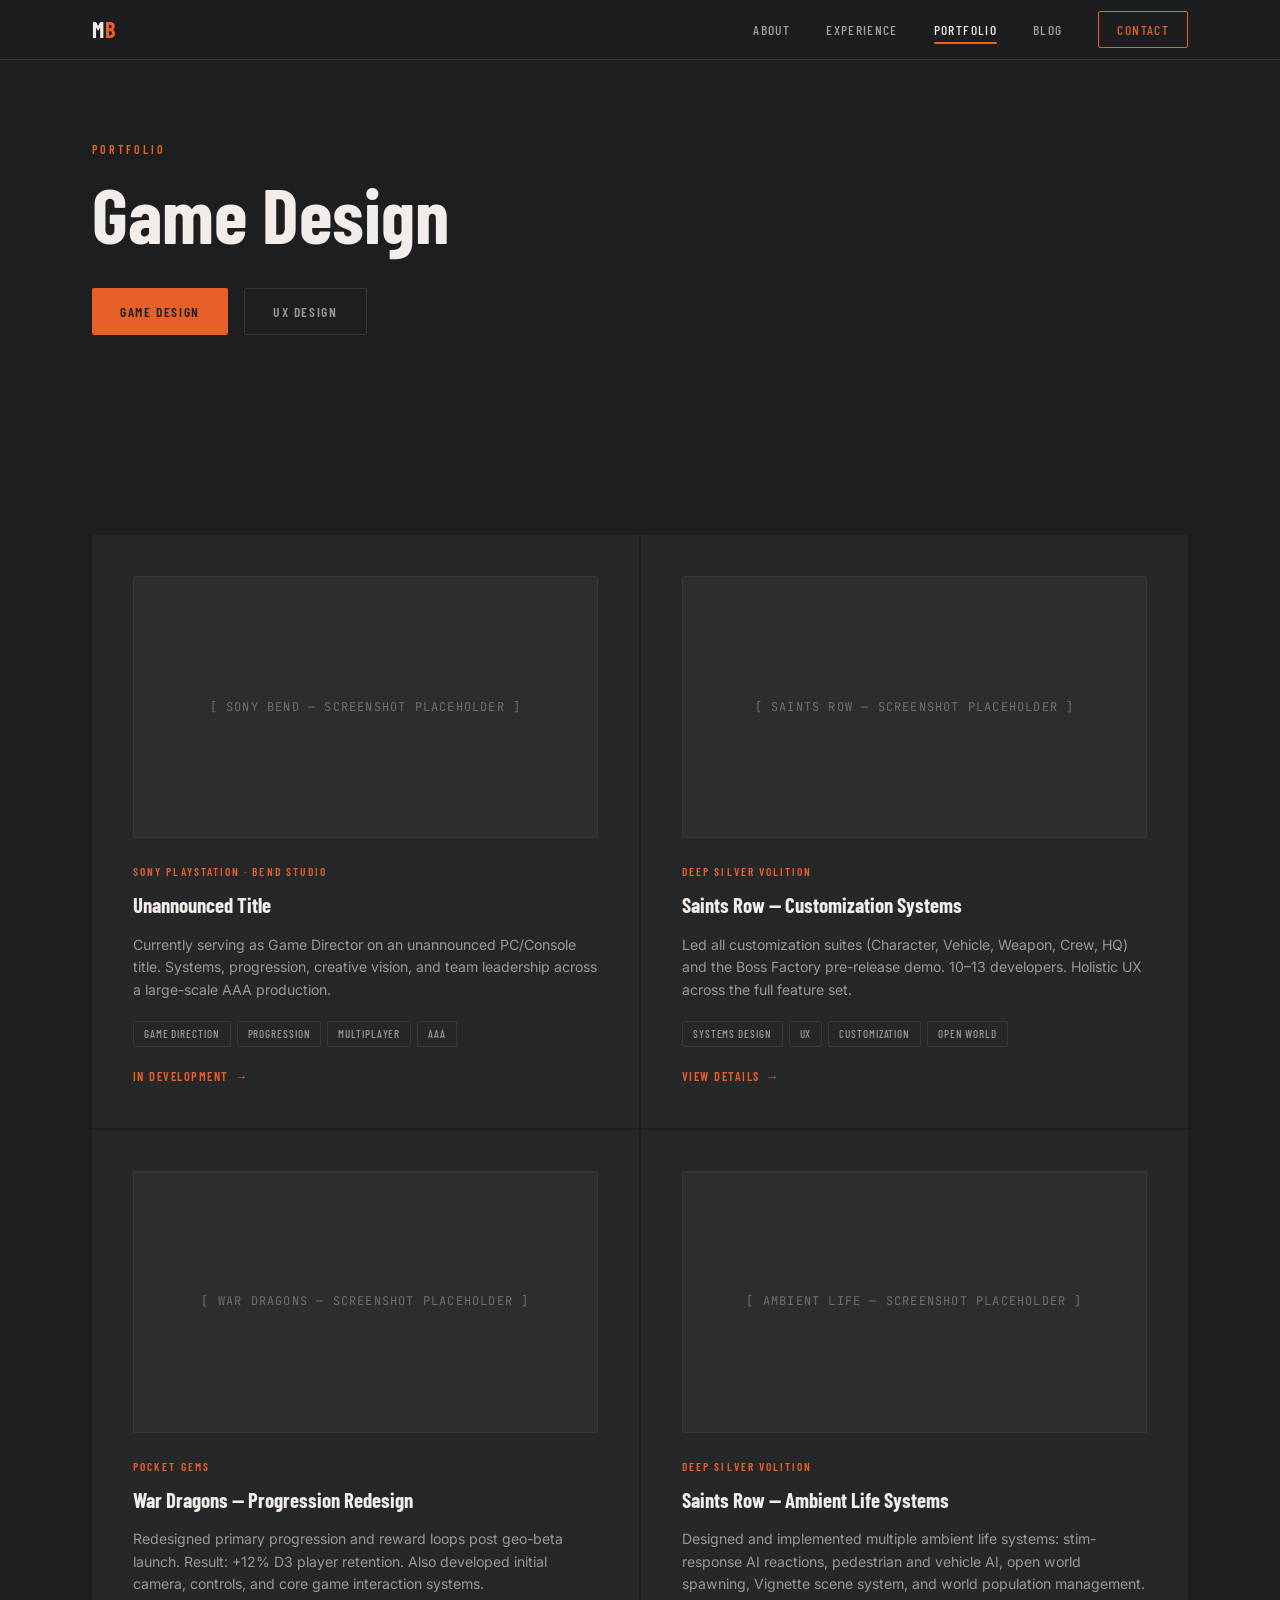
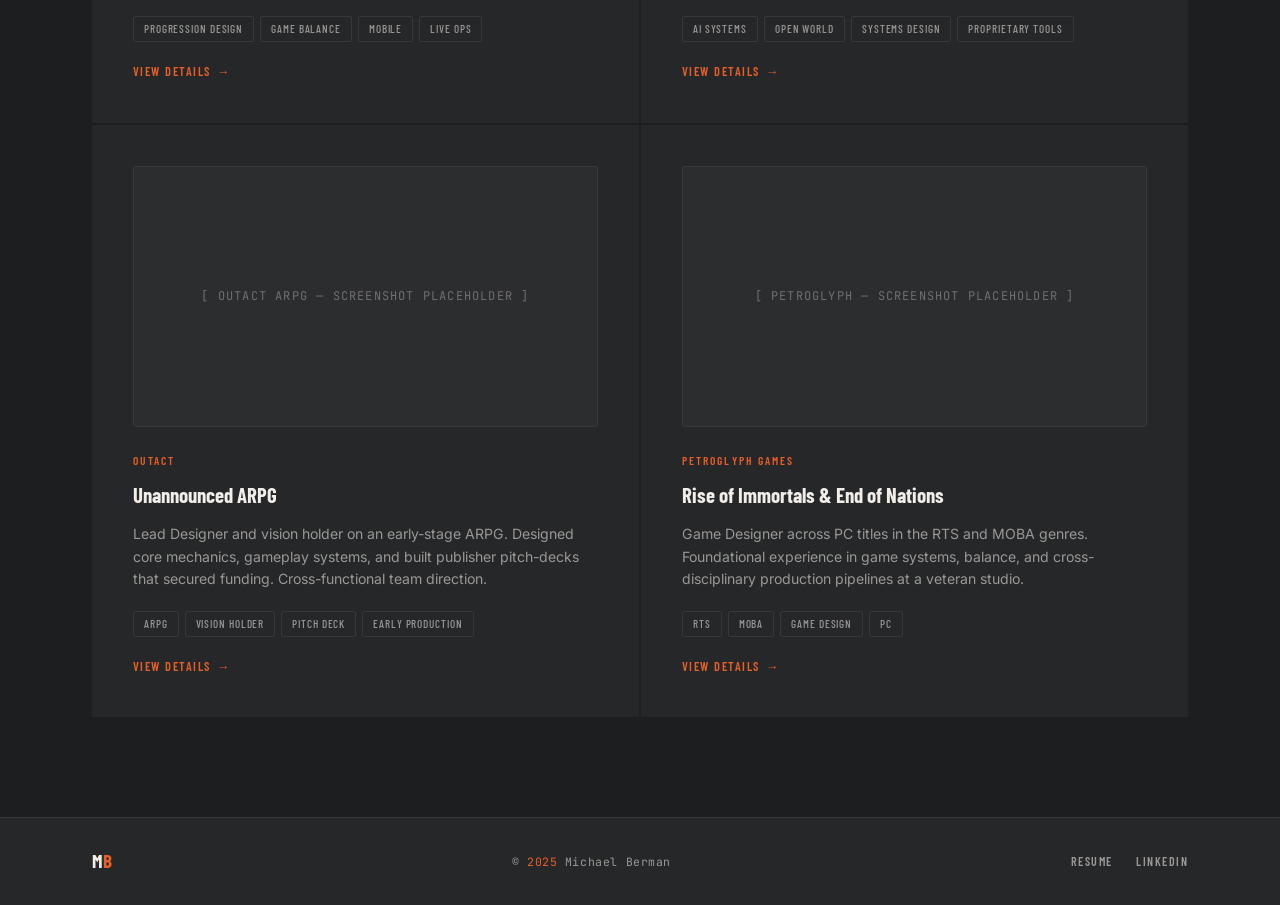
<file: v1/portfolio-game.html>
<!DOCTYPE html>
<html lang="en">
<head>
  <meta charset="UTF-8">
  <meta name="viewport" content="width=device-width, initial-scale=1.0">
  <title>Game Design Portfolio — Michael Berman</title>
  <link rel="stylesheet" href="styles.css">
</head>
<body>
<nav class="nav">
  <div class="nav-inner">
    <a href="index.html" class="nav-logo">M<span>B</span></a>
    <div class="nav-links">
      <a href="about.html">About</a>
      <a href="experience.html">Experience</a>
      <a href="portfolio-game.html" class="active">Portfolio</a>
      <a href="blog.html">Blog</a>
      <a href="contact.html" class="nav-contact">Contact</a>
    </div>
    <div class="nav-hamburger" id="hamburger"><span></span><span></span><span></span></div>
  </div>
</nav>

<section style="background:var(--bg-dark);padding:140px 0 80px;">
  <div class="container">
    <div class="section-label fade-up">Portfolio</div>
    <h1 class="section-title fade-up" style="font-size:clamp(3rem,6vw,5rem);margin-top:12px;">Game Design</h1>
    <div style="display:flex;gap:16px;margin-top:32px;" class="fade-up">
      <a href="portfolio-game.html" class="btn btn-primary">Game Design</a>
      <a href="portfolio-ux.html" class="btn btn-outline">UX Design</a>
    </div>
  </div>
</section>

<section class="portfolio" style="padding-top:60px;">
  <div class="container">
    <div class="portfolio-grid">

      <div class="port-card fade-up">
        <div class="port-img">[ SONY BEND — SCREENSHOT PLACEHOLDER ]</div>
        <div class="port-company">Sony PlayStation · Bend Studio</div>
        <div class="port-title">Unannounced Title</div>
        <p class="port-desc">Currently serving as Game Director on an unannounced PC/Console title. Systems, progression, creative vision, and team leadership across a large-scale AAA production.</p>
        <div class="port-tags">
          <span class="tag">Game Direction</span><span class="tag">Progression</span><span class="tag">Multiplayer</span><span class="tag">AAA</span>
        </div>
        <div class="port-more">In Development <span>→</span></div>
      </div>

      <div class="port-card fade-up">
        <div class="port-img">[ SAINTS ROW — SCREENSHOT PLACEHOLDER ]</div>
        <div class="port-company">Deep Silver Volition</div>
        <div class="port-title">Saints Row — Customization Systems</div>
        <p class="port-desc">Led all customization suites (Character, Vehicle, Weapon, Crew, HQ) and the Boss Factory pre-release demo. 10–13 developers. Holistic UX across the full feature set.</p>
        <div class="port-tags">
          <span class="tag">Systems Design</span><span class="tag">UX</span><span class="tag">Customization</span><span class="tag">Open World</span>
        </div>
        <div class="port-more">View Details <span>→</span></div>
      </div>

      <div class="port-card fade-up">
        <div class="port-img">[ WAR DRAGONS — SCREENSHOT PLACEHOLDER ]</div>
        <div class="port-company">Pocket Gems</div>
        <div class="port-title">War Dragons — Progression Redesign</div>
        <p class="port-desc">Redesigned primary progression and reward loops post geo-beta launch. Result: +12% D3 player retention. Also developed initial camera, controls, and core game interaction systems.</p>
        <div class="port-tags">
          <span class="tag">Progression Design</span><span class="tag">Game Balance</span><span class="tag">Mobile</span><span class="tag">Live Ops</span>
        </div>
        <div class="port-more">View Details <span>→</span></div>
      </div>

      <div class="port-card fade-up">
        <div class="port-img">[ AMBIENT LIFE — SCREENSHOT PLACEHOLDER ]</div>
        <div class="port-company">Deep Silver Volition</div>
        <div class="port-title">Saints Row — Ambient Life Systems</div>
        <p class="port-desc">Designed and implemented multiple ambient life systems: stim-response AI reactions, pedestrian and vehicle AI, open world spawning, Vignette scene system, and world population management.</p>
        <div class="port-tags">
          <span class="tag">AI Systems</span><span class="tag">Open World</span><span class="tag">Systems Design</span><span class="tag">Proprietary Tools</span>
        </div>
        <div class="port-more">View Details <span>→</span></div>
      </div>

      <div class="port-card fade-up">
        <div class="port-img">[ OUTACT ARPG — SCREENSHOT PLACEHOLDER ]</div>
        <div class="port-company">Outact</div>
        <div class="port-title">Unannounced ARPG</div>
        <p class="port-desc">Lead Designer and vision holder on an early-stage ARPG. Designed core mechanics, gameplay systems, and built publisher pitch-decks that secured funding. Cross-functional team direction.</p>
        <div class="port-tags">
          <span class="tag">ARPG</span><span class="tag">Vision Holder</span><span class="tag">Pitch Deck</span><span class="tag">Early Production</span>
        </div>
        <div class="port-more">View Details <span>→</span></div>
      </div>

      <div class="port-card fade-up">
        <div class="port-img">[ PETROGLYPH — SCREENSHOT PLACEHOLDER ]</div>
        <div class="port-company">Petroglyph Games</div>
        <div class="port-title">Rise of Immortals & End of Nations</div>
        <p class="port-desc">Game Designer across PC titles in the RTS and MOBA genres. Foundational experience in game systems, balance, and cross-disciplinary production pipelines at a veteran studio.</p>
        <div class="port-tags">
          <span class="tag">RTS</span><span class="tag">MOBA</span><span class="tag">Game Design</span><span class="tag">PC</span>
        </div>
        <div class="port-more">View Details <span>→</span></div>
      </div>

    </div>
  </div>
</section>

<footer class="footer">
  <div class="container footer-inner">
    <div class="footer-logo">M<span>B</span></div>
    <div class="footer-copy">© <span>2025</span> Michael Berman</div>
    <div class="footer-links">
      <a href="MBerman-Resume.pdf" target="_blank">Resume</a>
      <a href="https://linkedin.com/in/bermandesign" target="_blank">LinkedIn</a>
    </div>
  </div>
</footer>

<div class="nav-overlay" id="nav-overlay">
  <span class="nav-close" id="nav-close">✕</span>
  <a href="about.html">About</a><a href="experience.html">Experience</a><a href="portfolio-game.html">Portfolio</a><a href="blog.html">Blog</a><a href="contact.html">Contact</a>
</div>

<script>
const observer = new IntersectionObserver(entries => entries.forEach(e => { if(e.isIntersecting) e.target.classList.add('visible'); }), {threshold:0.08});
document.querySelectorAll('.fade-up').forEach(el => observer.observe(el));
document.getElementById('hamburger').addEventListener('click', () => document.getElementById('nav-overlay').classList.add('open'));
document.getElementById('nav-close').addEventListener('click', () => document.getElementById('nav-overlay').classList.remove('open'));
</script>
</body>
</html>
</file>
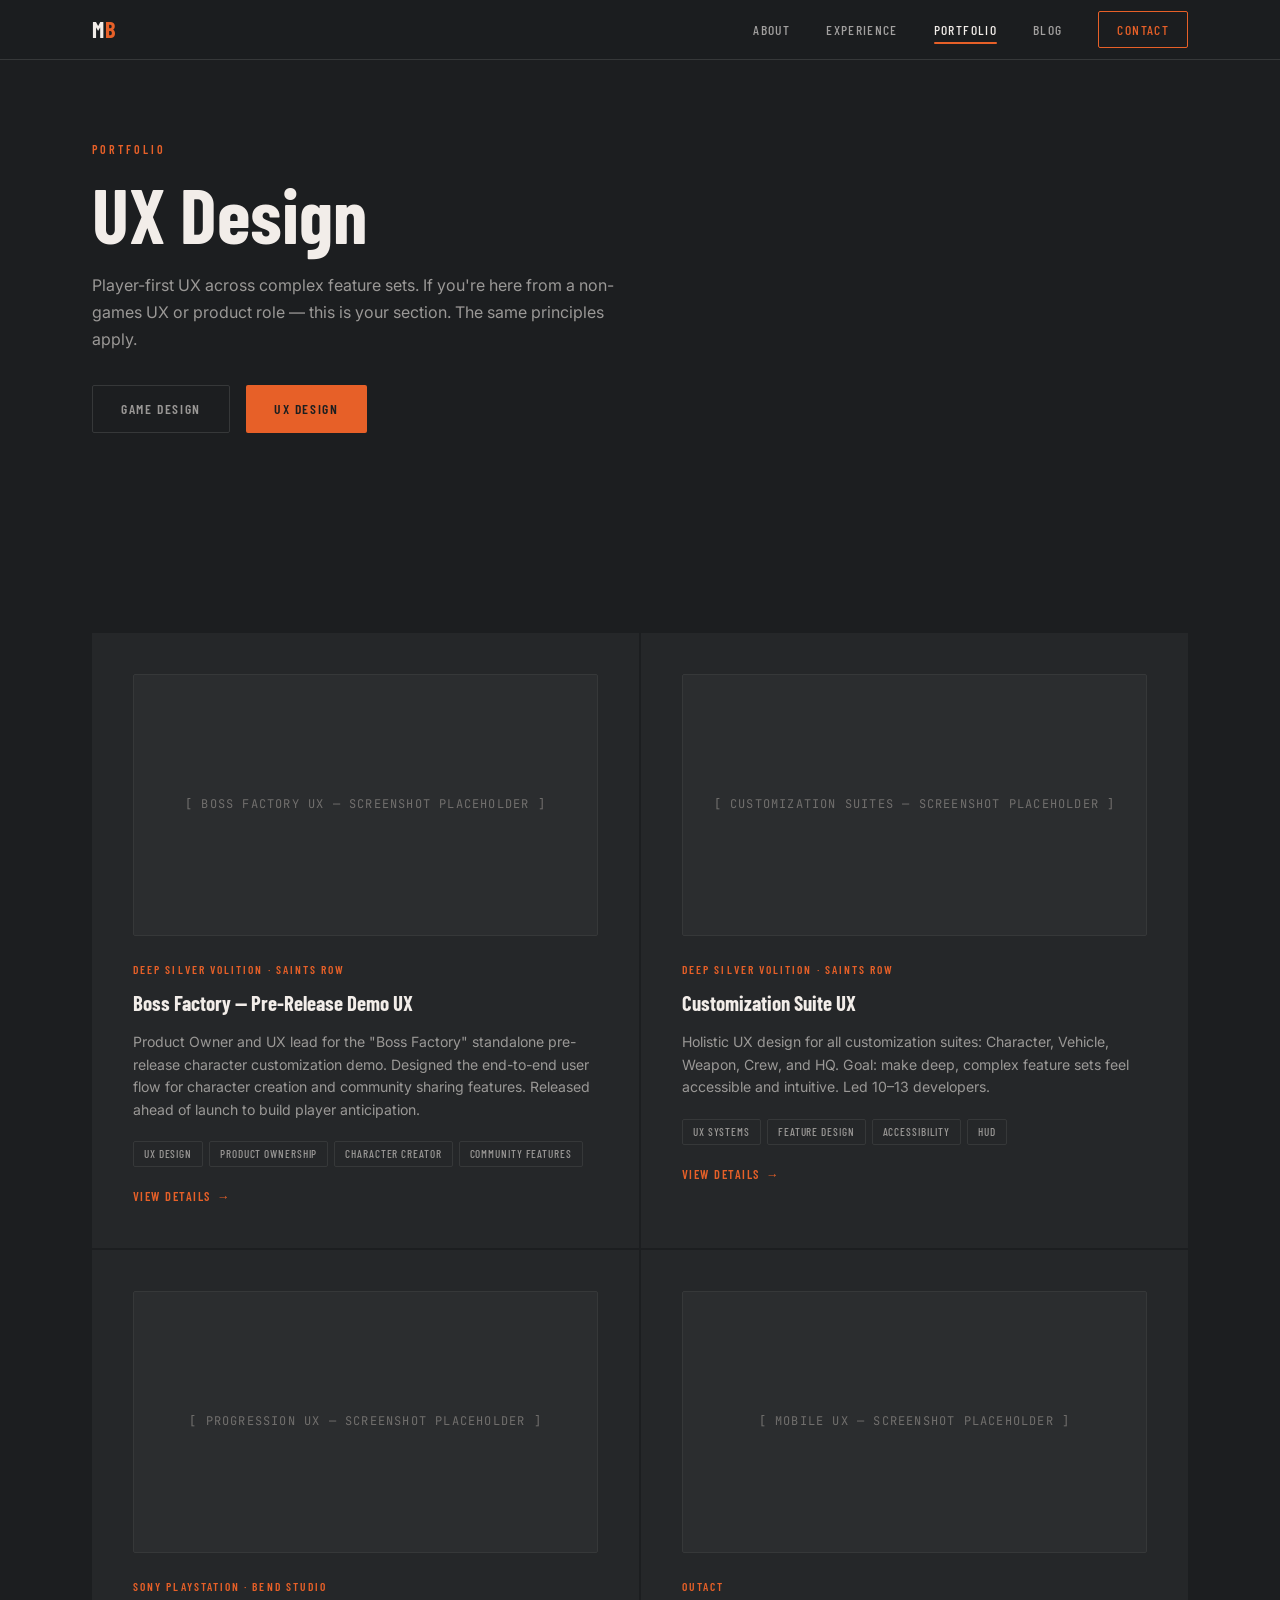
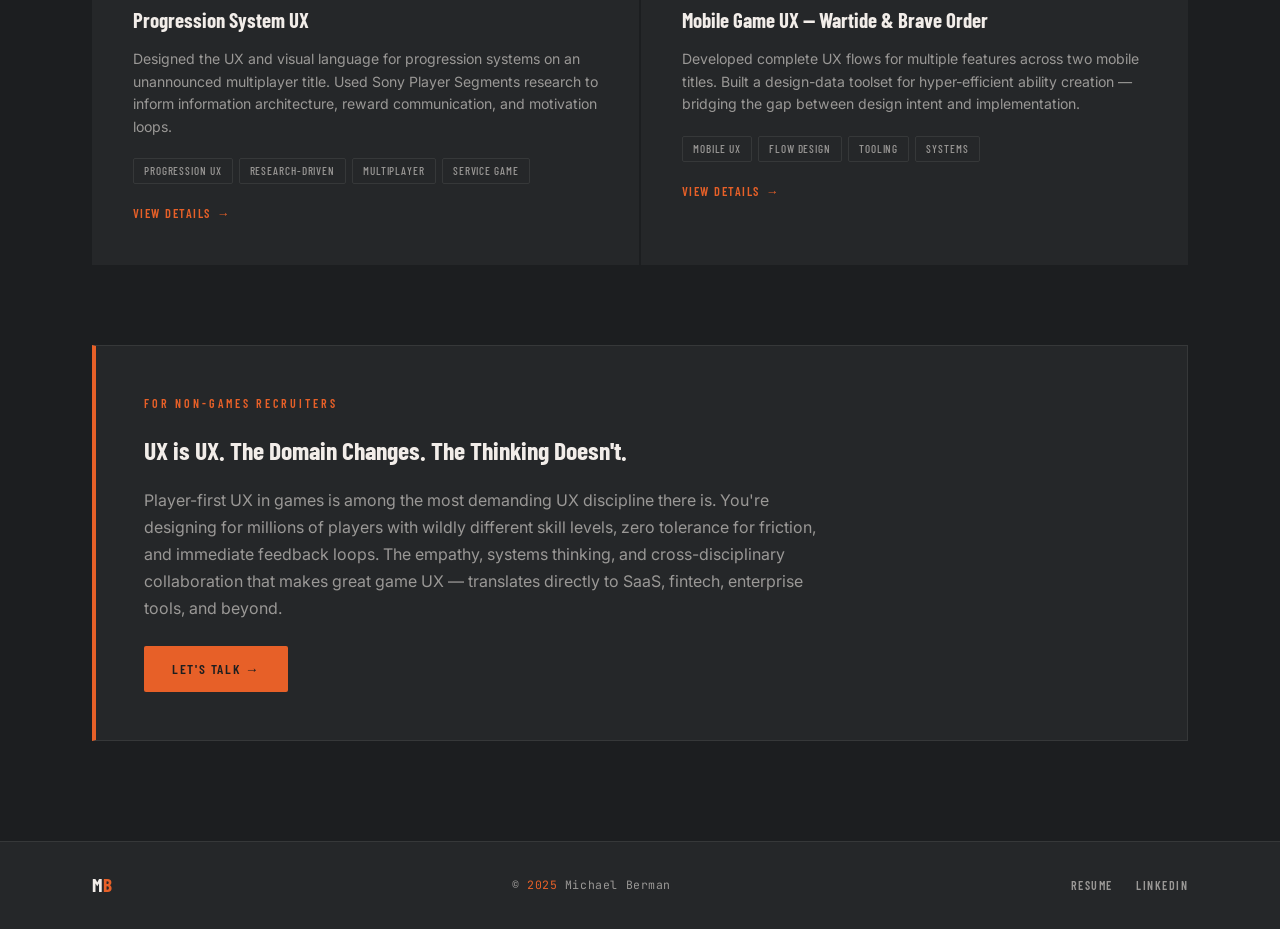
<file: v1/portfolio-ux.html>
<!DOCTYPE html>
<html lang="en">
<head>
  <meta charset="UTF-8">
  <meta name="viewport" content="width=device-width, initial-scale=1.0">
  <title>UX Design Portfolio — Michael Berman</title>
  <link rel="stylesheet" href="styles.css">
</head>
<body>
<nav class="nav">
  <div class="nav-inner">
    <a href="index.html" class="nav-logo">M<span>B</span></a>
    <div class="nav-links">
      <a href="about.html">About</a>
      <a href="experience.html">Experience</a>
      <a href="portfolio-ux.html" class="active">Portfolio</a>
      <a href="blog.html">Blog</a>
      <a href="contact.html" class="nav-contact">Contact</a>
    </div>
    <div class="nav-hamburger" id="hamburger"><span></span><span></span><span></span></div>
  </div>
</nav>

<section style="background:var(--bg-dark);padding:140px 0 80px;">
  <div class="container">
    <div class="section-label fade-up">Portfolio</div>
    <h1 class="section-title fade-up" style="font-size:clamp(3rem,6vw,5rem);margin-top:12px;">UX Design</h1>
    <p class="fade-up" style="color:var(--text-muted);margin-top:16px;max-width:560px;line-height:1.7;">Player-first UX across complex feature sets. If you're here from a non-games UX or product role — this is your section. The same principles apply.</p>
    <div style="display:flex;gap:16px;margin-top:32px;" class="fade-up">
      <a href="portfolio-game.html" class="btn btn-outline">Game Design</a>
      <a href="portfolio-ux.html" class="btn btn-primary">UX Design</a>
    </div>
  </div>
</section>

<section class="portfolio" style="padding-top:60px;">
  <div class="container">
    <div class="portfolio-grid">

      <div class="port-card fade-up">
        <div class="port-img">[ BOSS FACTORY UX — SCREENSHOT PLACEHOLDER ]</div>
        <div class="port-company">Deep Silver Volition · Saints Row</div>
        <div class="port-title">Boss Factory — Pre-Release Demo UX</div>
        <p class="port-desc">Product Owner and UX lead for the "Boss Factory" standalone pre-release character customization demo. Designed the end-to-end user flow for character creation and community sharing features. Released ahead of launch to build player anticipation.</p>
        <div class="port-tags"><span class="tag">UX Design</span><span class="tag">Product Ownership</span><span class="tag">Character Creator</span><span class="tag">Community Features</span></div>
        <div class="port-more">View Details <span>→</span></div>
      </div>

      <div class="port-card fade-up">
        <div class="port-img">[ CUSTOMIZATION SUITES — SCREENSHOT PLACEHOLDER ]</div>
        <div class="port-company">Deep Silver Volition · Saints Row</div>
        <div class="port-title">Customization Suite UX</div>
        <p class="port-desc">Holistic UX design for all customization suites: Character, Vehicle, Weapon, Crew, and HQ. Goal: make deep, complex feature sets feel accessible and intuitive. Led 10–13 developers.</p>
        <div class="port-tags"><span class="tag">UX Systems</span><span class="tag">Feature Design</span><span class="tag">Accessibility</span><span class="tag">HUD</span></div>
        <div class="port-more">View Details <span>→</span></div>
      </div>

      <div class="port-card fade-up">
        <div class="port-img">[ PROGRESSION UX — SCREENSHOT PLACEHOLDER ]</div>
        <div class="port-company">Sony PlayStation · Bend Studio</div>
        <div class="port-title">Progression System UX</div>
        <p class="port-desc">Designed the UX and visual language for progression systems on an unannounced multiplayer title. Used Sony Player Segments research to inform information architecture, reward communication, and motivation loops.</p>
        <div class="port-tags"><span class="tag">Progression UX</span><span class="tag">Research-Driven</span><span class="tag">Multiplayer</span><span class="tag">Service Game</span></div>
        <div class="port-more">View Details <span>→</span></div>
      </div>

      <div class="port-card fade-up">
        <div class="port-img">[ MOBILE UX — SCREENSHOT PLACEHOLDER ]</div>
        <div class="port-company">Outact</div>
        <div class="port-title">Mobile Game UX — Wartide & Brave Order</div>
        <p class="port-desc">Developed complete UX flows for multiple features across two mobile titles. Built a design-data toolset for hyper-efficient ability creation — bridging the gap between design intent and implementation.</p>
        <div class="port-tags"><span class="tag">Mobile UX</span><span class="tag">Flow Design</span><span class="tag">Tooling</span><span class="tag">Systems</span></div>
        <div class="port-more">View Details <span>→</span></div>
      </div>

    </div>

    <!-- TRANSFERABILITY CALLOUT -->
    <div style="margin-top:80px;padding:48px;background:var(--bg-card);border:1px solid var(--border);border-left:4px solid var(--accent);" class="fade-up">
      <div class="section-label" style="margin-bottom:16px;">For Non-Games Recruiters</div>
      <h3 style="font-family:var(--font-head);font-size:1.6rem;font-weight:700;color:var(--text-light);margin-bottom:16px;">UX is UX. The Domain Changes. The Thinking Doesn't.</h3>
      <p style="color:var(--text-muted);line-height:1.7;max-width:680px;">Player-first UX in games is among the most demanding UX discipline there is. You're designing for millions of players with wildly different skill levels, zero tolerance for friction, and immediate feedback loops. The empathy, systems thinking, and cross-disciplinary collaboration that makes great game UX — translates directly to SaaS, fintech, enterprise tools, and beyond.</p>
      <div style="margin-top:24px;">
        <a href="contact.html" class="btn btn-primary">Let's Talk →</a>
      </div>
    </div>
  </div>
</section>

<footer class="footer">
  <div class="container footer-inner">
    <div class="footer-logo">M<span>B</span></div>
    <div class="footer-copy">© <span>2025</span> Michael Berman</div>
    <div class="footer-links">
      <a href="MBerman-Resume.pdf" target="_blank">Resume</a>
      <a href="https://linkedin.com/in/bermandesign" target="_blank">LinkedIn</a>
    </div>
  </div>
</footer>

<div class="nav-overlay" id="nav-overlay">
  <span class="nav-close" id="nav-close">✕</span>
  <a href="about.html">About</a><a href="experience.html">Experience</a><a href="portfolio-game.html">Portfolio</a><a href="blog.html">Blog</a><a href="contact.html">Contact</a>
</div>
<script>
const observer = new IntersectionObserver(entries => entries.forEach(e => { if(e.isIntersecting) e.target.classList.add('visible'); }), {threshold:0.08});
document.querySelectorAll('.fade-up').forEach(el => observer.observe(el));
document.getElementById('hamburger').addEventListener('click', () => document.getElementById('nav-overlay').classList.add('open'));
document.getElementById('nav-close').addEventListener('click', () => document.getElementById('nav-overlay').classList.remove('open'));
</script>
</body>
</html>
</file>
<file: v1/styles.css>
/* ============================================
   MICHAEL BERMAN PORTFOLIO — styles.css
   Hardware-inspired dark theme
   Colors: Teenage Engineering OP-1 meets 8BitDo
   ============================================ */

@import url('https://fonts.googleapis.com/css2?family=Barlow+Condensed:wght@300;400;500;600;700&family=Inter:wght@300;400;500;600;700&family=JetBrains+Mono:wght@300;400;500&display=swap');

/* ── TOKENS ── */
:root {
  --bg-dark:       #1C1E20;
  --bg-card:       #252729;
  --bg-section:    #2B2D2F;
  --surface-light: #F0ECE8;
  --surface-warm:  #E5E0DD;
  --text-light:    #F2EDE9;
  --text-muted:    #9A9896;
  --text-dark:     #1a1a1a;
  --accent:        #E76028;
  --accent-dim:    #a04018;
  --gray-mid:      #716F6D;
  --gray-light:    #A3A1A0;
  --border:        #363839;
  --font-head:     'Barlow Condensed', sans-serif;
  --font-body:     'Inter', sans-serif;
  --font-mono:     'JetBrains Mono', monospace;
}

/* ── RESET ── */
*, *::before, *::after { box-sizing: border-box; margin: 0; padding: 0; }
html { scroll-behavior: smooth; font-size: 16px; }
body {
  font-family: var(--font-body);
  background: var(--bg-dark);
  color: var(--text-light);
  line-height: 1.6;
  -webkit-font-smoothing: antialiased;
}
img { max-width: 100%; display: block; }
a { color: inherit; text-decoration: none; }
ul { list-style: none; }

/* ── UTILITY ── */
.container { max-width: 1160px; margin: 0 auto; padding: 0 32px; }
.accent { color: var(--accent); }
.mono { font-family: var(--font-mono); }
.tag {
  display: inline-block;
  padding: 3px 10px;
  border: 1px solid var(--border);
  border-radius: 2px;
  font-family: var(--font-head);
  font-size: 0.7rem;
  font-weight: 500;
  letter-spacing: 0.08em;
  text-transform: uppercase;
  color: var(--text-muted);
}
.tag:hover { border-color: var(--accent); color: var(--accent); transition: all 0.2s; }

/* ── NAV ── */
.nav {
  position: fixed;
  top: 0; left: 0; right: 0;
  z-index: 100;
  background: rgba(28, 30, 32, 0.95);
  backdrop-filter: blur(8px);
  border-bottom: 1px solid var(--border);
  height: 60px;
  display: flex;
  align-items: center;
}
.nav-inner {
  display: flex;
  align-items: center;
  justify-content: space-between;
  width: 100%;
  max-width: 1160px;
  margin: 0 auto;
  padding: 0 32px;
}
.nav-logo {
  font-family: var(--font-head);
  font-size: 1.4rem;
  font-weight: 700;
  letter-spacing: 0.05em;
  color: var(--text-light);
}
.nav-logo span { color: var(--accent); }
.nav-links { display: flex; align-items: center; gap: 36px; }
.nav-links a {
  font-family: var(--font-head);
  font-size: 0.85rem;
  font-weight: 500;
  letter-spacing: 0.1em;
  text-transform: uppercase;
  color: var(--gray-light);
  transition: color 0.2s;
  position: relative;
}
.nav-links a:hover, .nav-links a.active { color: var(--text-light); }
.nav-links a.active::after {
  content: '';
  position: absolute;
  bottom: -4px; left: 0; right: 0;
  height: 2px;
  background: var(--accent);
  border-radius: 1px;
}
.nav-contact {
  padding: 7px 18px;
  border: 1px solid var(--accent) !important;
  border-radius: 2px;
  color: var(--accent) !important;
  transition: all 0.2s !important;
}
.nav-contact:hover { background: var(--accent); color: var(--bg-dark) !important; }
.nav-hamburger { display: none; flex-direction: column; gap: 5px; cursor: pointer; padding: 4px; }
.nav-hamburger span { display: block; width: 22px; height: 2px; background: var(--text-light); border-radius: 1px; transition: all 0.3s; }

/* ── HERO ── */
.hero {
  padding-top: 60px;
  min-height: 100vh;
  background: var(--bg-dark);
  position: relative;
  display: flex;
  flex-direction: column;
  overflow: hidden;
}
.hero-inner {
  flex: 1;
  display: flex;
  align-items: center;
  padding: 80px 32px 60px;
  max-width: 1160px;
  margin: 0 auto;
  width: 100%;
}
.hero-content { max-width: 680px; }
.hero-label {
  font-family: var(--font-head);
  font-size: 0.78rem;
  font-weight: 600;
  letter-spacing: 0.2em;
  text-transform: uppercase;
  color: var(--accent);
  margin-bottom: 20px;
  display: flex;
  align-items: center;
  gap: 12px;
}
.hero-label::before {
  content: '';
  display: block;
  width: 24px;
  height: 2px;
  background: var(--accent);
}
.hero-name {
  font-family: var(--font-head);
  font-size: clamp(3.5rem, 7vw, 5.5rem);
  font-weight: 700;
  line-height: 0.95;
  letter-spacing: -0.01em;
  color: var(--text-light);
  margin-bottom: 24px;
}
.hero-sub {
  font-family: var(--font-head);
  font-size: clamp(1.4rem, 3vw, 2rem);
  font-weight: 400;
  color: var(--accent);
  letter-spacing: 0.02em;
  margin-bottom: 28px;
}
.hero-bio {
  font-size: 1rem;
  color: var(--text-muted);
  line-height: 1.7;
  max-width: 540px;
  margin-bottom: 44px;
}
.hero-ctas { display: flex; gap: 16px; flex-wrap: wrap; }
.btn {
  display: inline-flex;
  align-items: center;
  gap: 8px;
  padding: 12px 28px;
  font-family: var(--font-head);
  font-size: 0.85rem;
  font-weight: 600;
  letter-spacing: 0.12em;
  text-transform: uppercase;
  border-radius: 2px;
  transition: all 0.2s;
  cursor: pointer;
  border: none;
}
.btn-primary { background: var(--accent); color: var(--bg-dark); }
.btn-primary:hover { background: #ff7040; transform: translateY(-1px); }
.btn-outline { border: 1px solid var(--border); color: var(--text-muted); background: transparent; }
.btn-outline:hover { border-color: var(--accent); color: var(--accent); }

/* Hero angular cut */
.hero-cut {
  height: 60px;
  background: var(--surface-light);
  clip-path: polygon(0 100%, 100% 0, 100% 100%);
  margin-top: auto;
}

/* ── WHAT I DO ── */
.what-i-do {
  background: var(--surface-light);
  padding: 80px 0;
}
.what-i-do .container { display: grid; grid-template-columns: repeat(3, 1fr); gap: 40px; }
.wid-card { padding: 32px; background: white; border-radius: 2px; border-top: 3px solid var(--accent); }
.wid-icon {
  width: 40px; height: 40px;
  background: var(--bg-dark);
  border-radius: 2px;
  display: flex; align-items: center; justify-content: center;
  margin-bottom: 20px;
  font-size: 1.2rem;
}
.wid-title {
  font-family: var(--font-head);
  font-size: 1.1rem;
  font-weight: 700;
  letter-spacing: 0.05em;
  text-transform: uppercase;
  color: var(--text-dark);
  margin-bottom: 12px;
}
.wid-desc { font-size: 0.9rem; color: var(--gray-mid); line-height: 1.6; }

/* ── SECTION HEADERS ── */
.section-header { margin-bottom: 60px; }
.section-label {
  font-family: var(--font-head);
  font-size: 0.75rem;
  font-weight: 600;
  letter-spacing: 0.25em;
  text-transform: uppercase;
  color: var(--accent);
  margin-bottom: 12px;
}
.section-title {
  font-family: var(--font-head);
  font-size: clamp(2rem, 4vw, 3rem);
  font-weight: 700;
  line-height: 1.1;
  color: var(--text-light);
}
.section-title.dark { color: var(--text-dark); }

/* ── TIMELINE / EXPERIENCE ── */
.experience { background: var(--bg-dark); padding: 100px 0; }
.exp-filter {
  display: flex;
  gap: 8px;
  margin-bottom: 60px;
  flex-wrap: wrap;
}
.exp-filter-btn {
  padding: 6px 16px;
  font-family: var(--font-head);
  font-size: 0.75rem;
  font-weight: 600;
  letter-spacing: 0.12em;
  text-transform: uppercase;
  border: 1px solid var(--border);
  background: transparent;
  color: var(--text-muted);
  border-radius: 2px;
  cursor: pointer;
  transition: all 0.2s;
}
.exp-filter-btn:hover { border-color: var(--accent); color: var(--accent); }
.exp-filter-btn.active { border-color: var(--accent); color: var(--accent); background: rgba(231, 96, 40, 0.1); }

.timeline { position: relative; padding-left: 60px; }
.timeline::before {
  content: '';
  position: absolute;
  left: 20px; top: 0; bottom: 0;
  width: 1px;
  background: var(--border);
  border-left: 1px dashed var(--border);
}
.timeline-item {
  position: relative;
  margin-bottom: 64px;
  opacity: 1;
  transition: opacity 0.3s;
}
.timeline-item.hidden { display: none; }
.timeline-dot {
  position: absolute;
  left: -48px;
  top: 6px;
  width: 16px; height: 16px;
  background: var(--bg-dark);
  border: 2px solid var(--accent);
  transform: rotate(45deg);
  z-index: 1;
}
.timeline-meta {
  display: flex;
  align-items: flex-start;
  gap: 16px;
  margin-bottom: 16px;
  flex-wrap: wrap;
}
.timeline-company {
  font-family: var(--font-head);
  font-size: 0.78rem;
  font-weight: 600;
  letter-spacing: 0.15em;
  text-transform: uppercase;
  color: var(--accent);
}
.timeline-date {
  font-family: var(--font-mono);
  font-size: 0.72rem;
  color: var(--text-muted);
  margin-left: auto;
}
.timeline-role {
  font-family: var(--font-head);
  font-size: 1.4rem;
  font-weight: 700;
  color: var(--text-light);
  margin-bottom: 4px;
}
.timeline-project {
  font-family: var(--font-head);
  font-size: 0.9rem;
  font-style: italic;
  color: var(--text-muted);
  margin-bottom: 16px;
}
.timeline-bullets {
  margin-bottom: 16px;
  display: flex;
  flex-direction: column;
  gap: 6px;
}
.timeline-bullets li {
  font-size: 0.9rem;
  color: var(--text-muted);
  padding-left: 16px;
  position: relative;
  line-height: 1.5;
}
.timeline-bullets li::before {
  content: '→';
  position: absolute;
  left: 0;
  color: var(--accent);
  font-size: 0.8rem;
}
.timeline-tags { display: flex; flex-wrap: wrap; gap: 6px; }

/* ── PHILOSOPHY ── */
.philosophy { background: var(--bg-section); padding: 100px 0; }
.philosophy-grid { display: grid; grid-template-columns: 1fr 1fr; gap: 2px; margin-top: 60px; }
.phil-card {
  background: var(--bg-card);
  padding: 40px;
  cursor: pointer;
  transition: background 0.2s;
  border: 1px solid transparent;
}
.phil-card:hover { background: var(--bg-section); border-color: var(--border); }
.phil-card.active { border-color: var(--accent); }
.phil-num {
  font-family: var(--font-mono);
  font-size: 0.7rem;
  color: var(--accent);
  letter-spacing: 0.1em;
  margin-bottom: 16px;
}
.phil-title {
  font-family: var(--font-head);
  font-size: 1.3rem;
  font-weight: 700;
  color: var(--text-light);
  margin-bottom: 12px;
  text-transform: uppercase;
  letter-spacing: 0.03em;
}
.phil-quote {
  font-size: 0.9rem;
  color: var(--text-muted);
  line-height: 1.65;
  font-style: italic;
}
.phil-detail {
  font-size: 0.88rem;
  color: var(--text-muted);
  line-height: 1.65;
  margin-top: 12px;
  display: none;
}
.phil-card.active .phil-detail { display: block; }
.phil-card.active .phil-quote { color: var(--text-light); }

/* ── PORTFOLIO CARDS ── */
.portfolio { background: var(--bg-dark); padding: 100px 0; }
.portfolio-grid { display: grid; grid-template-columns: 1fr 1fr; gap: 2px; margin-top: 60px; }
.port-card {
  background: var(--bg-card);
  padding: 40px;
  border: 1px solid transparent;
  transition: all 0.25s;
  position: relative;
  overflow: hidden;
}
.port-card:hover { border-color: var(--border); transform: translateY(-2px); }
.port-card::after {
  content: '';
  position: absolute;
  bottom: 0; left: 0; right: 0;
  height: 2px;
  background: var(--accent);
  transform: scaleX(0);
  transform-origin: left;
  transition: transform 0.3s;
}
.port-card:hover::after { transform: scaleX(1); }
.port-img {
  width: 100%;
  aspect-ratio: 16/9;
  background: var(--bg-section);
  border-radius: 2px;
  margin-bottom: 24px;
  display: flex;
  align-items: center;
  justify-content: center;
  color: var(--gray-mid);
  font-family: var(--font-mono);
  font-size: 0.75rem;
  letter-spacing: 0.1em;
  border: 1px solid var(--border);
}
.port-company {
  font-family: var(--font-head);
  font-size: 0.72rem;
  font-weight: 600;
  letter-spacing: 0.18em;
  text-transform: uppercase;
  color: var(--accent);
  margin-bottom: 8px;
}
.port-title {
  font-family: var(--font-head);
  font-size: 1.3rem;
  font-weight: 700;
  color: var(--text-light);
  margin-bottom: 12px;
}
.port-desc { font-size: 0.88rem; color: var(--text-muted); line-height: 1.6; margin-bottom: 20px; }
.port-tags { display: flex; flex-wrap: wrap; gap: 6px; margin-bottom: 20px; }
.port-more {
  font-family: var(--font-head);
  font-size: 0.78rem;
  font-weight: 600;
  letter-spacing: 0.12em;
  text-transform: uppercase;
  color: var(--accent);
  display: flex;
  align-items: center;
  gap: 6px;
  transition: gap 0.2s;
}
.port-card:hover .port-more { gap: 10px; }

/* ── BLOG ── */
.blog { background: var(--bg-section); padding: 100px 0; }
.blog-grid { display: grid; grid-template-columns: repeat(3, 1fr); gap: 2px; margin-top: 60px; }
.blog-card {
  background: var(--bg-card);
  padding: 32px;
  border: 1px solid transparent;
  transition: all 0.2s;
}
.blog-card:hover { border-color: var(--border); }
.blog-date {
  font-family: var(--font-mono);
  font-size: 0.7rem;
  color: var(--accent);
  margin-bottom: 16px;
  letter-spacing: 0.08em;
}
.blog-title {
  font-family: var(--font-head);
  font-size: 1.15rem;
  font-weight: 700;
  color: var(--text-light);
  margin-bottom: 12px;
  line-height: 1.3;
}
.blog-excerpt { font-size: 0.88rem; color: var(--text-muted); line-height: 1.6; margin-bottom: 20px; }
.blog-tag {
  display: inline-block;
  padding: 2px 8px;
  background: rgba(231, 96, 40, 0.1);
  border: 1px solid rgba(231, 96, 40, 0.3);
  border-radius: 2px;
  font-family: var(--font-head);
  font-size: 0.68rem;
  letter-spacing: 0.1em;
  text-transform: uppercase;
  color: var(--accent);
}

/* ── STATS STRIP ── */
.stats-strip {
  background: var(--accent);
  padding: 40px 0;
}
.stats-strip .container { display: grid; grid-template-columns: repeat(4, 1fr); gap: 40px; text-align: center; }
.stat-num {
  font-family: var(--font-head);
  font-size: 2.8rem;
  font-weight: 700;
  color: var(--bg-dark);
  line-height: 1;
  margin-bottom: 6px;
}
.stat-label {
  font-family: var(--font-head);
  font-size: 0.72rem;
  font-weight: 600;
  letter-spacing: 0.15em;
  text-transform: uppercase;
  color: rgba(28, 30, 32, 0.7);
}

/* ── CONTACT ── */
.contact { background: var(--bg-dark); padding: 100px 0; }
.contact-grid { display: grid; grid-template-columns: 1fr 1fr; gap: 80px; margin-top: 60px; align-items: start; }
.contact-info p { color: var(--text-muted); line-height: 1.7; margin-bottom: 32px; }
.contact-links { display: flex; flex-direction: column; gap: 16px; }
.contact-link {
  display: flex;
  align-items: center;
  gap: 14px;
  color: var(--text-muted);
  font-size: 0.9rem;
  transition: color 0.2s;
}
.contact-link:hover { color: var(--accent); }
.contact-link-icon {
  width: 36px; height: 36px;
  border: 1px solid var(--border);
  border-radius: 2px;
  display: flex; align-items: center; justify-content: center;
  font-size: 1rem;
  flex-shrink: 0;
  transition: all 0.2s;
}
.contact-link:hover .contact-link-icon { border-color: var(--accent); background: rgba(231, 96, 40, 0.1); }
.contact-form { display: flex; flex-direction: column; gap: 16px; }
.form-group { display: flex; flex-direction: column; gap: 8px; }
.form-label {
  font-family: var(--font-head);
  font-size: 0.72rem;
  font-weight: 600;
  letter-spacing: 0.15em;
  text-transform: uppercase;
  color: var(--text-muted);
}
.form-input, .form-textarea {
  background: var(--bg-card);
  border: 1px solid var(--border);
  border-radius: 2px;
  padding: 12px 16px;
  color: var(--text-light);
  font-family: var(--font-body);
  font-size: 0.9rem;
  transition: border-color 0.2s;
  outline: none;
  width: 100%;
}
.form-input:focus, .form-textarea:focus { border-color: var(--accent); }
.form-textarea { min-height: 140px; resize: vertical; }

/* ── FOOTER ── */
.footer {
  background: var(--bg-card);
  border-top: 1px solid var(--border);
  padding: 28px 0;
}
.footer-inner {
  display: flex;
  align-items: center;
  justify-content: space-between;
  flex-wrap: wrap;
  gap: 16px;
}
.footer-logo {
  font-family: var(--font-head);
  font-size: 1.2rem;
  font-weight: 700;
}
.footer-logo span { color: var(--accent); }
.footer-copy {
  font-family: var(--font-mono);
  font-size: 0.72rem;
  color: var(--text-muted);
  letter-spacing: 0.05em;
}
.footer-copy span { color: var(--accent); }
.footer-links { display: flex; gap: 24px; }
.footer-links a {
  font-family: var(--font-head);
  font-size: 0.75rem;
  font-weight: 600;
  letter-spacing: 0.12em;
  text-transform: uppercase;
  color: var(--text-muted);
  transition: color 0.2s;
}
.footer-links a:hover { color: var(--accent); }

/* ── SCROLL ANIMATIONS ── */
.fade-up {
  opacity: 0;
  transform: translateY(24px);
  transition: opacity 0.6s ease, transform 0.6s ease;
}
.fade-up.visible { opacity: 1; transform: translateY(0); }

/* ── MOBILE NAV OVERLAY ── */
.nav-overlay {
  display: none;
  position: fixed;
  inset: 0;
  background: var(--bg-dark);
  z-index: 99;
  flex-direction: column;
  align-items: center;
  justify-content: center;
  gap: 32px;
}
.nav-overlay.open { display: flex; }
.nav-overlay a {
  font-family: var(--font-head);
  font-size: 2rem;
  font-weight: 700;
  letter-spacing: 0.05em;
  text-transform: uppercase;
  color: var(--text-light);
}
.nav-overlay a:hover { color: var(--accent); }
.nav-close {
  position: absolute;
  top: 20px; right: 32px;
  font-size: 2rem;
  cursor: pointer;
  color: var(--text-muted);
}

/* ── RESPONSIVE ── */
@media (max-width: 900px) {
  .what-i-do .container { grid-template-columns: 1fr; }
  .philosophy-grid { grid-template-columns: 1fr; }
  .portfolio-grid { grid-template-columns: 1fr; }
  .blog-grid { grid-template-columns: 1fr; }
  .contact-grid { grid-template-columns: 1fr; gap: 48px; }
  .stats-strip .container { grid-template-columns: repeat(2, 1fr); }
}
@media (max-width: 700px) {
  .container { padding: 0 20px; }
  .nav-links { display: none; }
  .nav-hamburger { display: flex; }
  .hero-ctas { flex-direction: column; }
  .stats-strip .container { grid-template-columns: repeat(2, 1fr); gap: 24px; }
  .timeline { padding-left: 40px; }
  .hero-name { font-size: 3rem; }
}
</file>
<file: v2/styles.css>
/* ============================================
   MICHAEL BERMAN PORTFOLIO — styles.css
   Hardware-inspired dark theme
   Colors: Teenage Engineering OP-1 meets 8BitDo
   ============================================ */

@import url('https://fonts.googleapis.com/css2?family=Barlow+Condensed:wght@300;400;500;600;700&family=Inter:wght@300;400;500;600;700&family=JetBrains+Mono:wght@300;400;500&display=swap');

/* ── TOKENS ── */
:root {
  --bg-dark:       #1C1E20;
  --bg-card:       #252729;
  --bg-section:    #2B2D2F;
  --surface-light: #F0ECE8;
  --surface-warm:  #E5E0DD;
  --text-light:    #F2EDE9;
  --text-muted:    #9A9896;
  --text-dark:     #1a1a1a;
  --accent:        #E76028;
  --accent-dim:    #a04018;
  --gray-mid:      #716F6D;
  --gray-light:    #A3A1A0;
  --border:        #363839;
  --font-head:     'Barlow Condensed', sans-serif;
  --font-body:     'Inter', sans-serif;
  --font-mono:     'JetBrains Mono', monospace;
}

/* ── RESET ── */
*, *::before, *::after { box-sizing: border-box; margin: 0; padding: 0; }
html { scroll-behavior: smooth; font-size: 16px; }
body {
  font-family: var(--font-body);
  background: var(--bg-dark);
  color: var(--text-light);
  line-height: 1.6;
  -webkit-font-smoothing: antialiased;
}
img { max-width: 100%; display: block; }
a { color: inherit; text-decoration: none; }
ul { list-style: none; }

/* ── UTILITY ── */
.container { max-width: 1160px; margin: 0 auto; padding: 0 32px; }
.accent { color: var(--accent); }
.mono { font-family: var(--font-mono); }
.tag {
  display: inline-block;
  padding: 3px 10px;
  border: 1px solid var(--border);
  border-radius: 2px;
  font-family: var(--font-head);
  font-size: 0.7rem;
  font-weight: 500;
  letter-spacing: 0.08em;
  text-transform: uppercase;
  color: var(--text-muted);
}
.tag:hover { border-color: var(--accent); color: var(--accent); transition: all 0.2s; }

/* ── NAV ── */
.nav {
  position: fixed;
  top: 0; left: 0; right: 0;
  z-index: 100;
  background: rgba(28, 30, 32, 0.95);
  backdrop-filter: blur(8px);
  border-bottom: 1px solid var(--border);
  height: 60px;
  display: flex;
  align-items: center;
}
.nav-inner {
  display: flex;
  align-items: center;
  justify-content: space-between;
  width: 100%;
  max-width: 1160px;
  margin: 0 auto;
  padding: 0 32px;
}
.nav-logo {
  font-family: var(--font-head);
  font-size: 1.4rem;
  font-weight: 700;
  letter-spacing: 0.05em;
  color: var(--text-light);
}
.nav-logo span { color: var(--accent); }
.nav-links { display: flex; align-items: center; gap: 36px; }
.nav-links a {
  font-family: var(--font-head);
  font-size: 0.85rem;
  font-weight: 500;
  letter-spacing: 0.1em;
  text-transform: uppercase;
  color: var(--gray-light);
  transition: color 0.2s;
  position: relative;
}
.nav-links a:hover, .nav-links a.active { color: var(--text-light); }
.nav-links a.active::after {
  content: '';
  position: absolute;
  bottom: -4px; left: 0; right: 0;
  height: 2px;
  background: var(--accent);
  border-radius: 1px;
}
.nav-contact {
  padding: 7px 18px;
  border: 1px solid var(--accent) !important;
  border-radius: 2px;
  color: var(--accent) !important;
  transition: all 0.2s !important;
}
.nav-contact:hover { background: var(--accent); color: var(--bg-dark) !important; }
.nav-hamburger { display: none; flex-direction: column; gap: 5px; cursor: pointer; padding: 4px; }
.nav-hamburger span { display: block; width: 22px; height: 2px; background: var(--text-light); border-radius: 1px; transition: all 0.3s; }

/* ── HERO ── */
.hero {
  padding-top: 60px;
  min-height: 100vh;
  background: var(--bg-dark);
  position: relative;
  display: flex;
  flex-direction: column;
  overflow: hidden;
}
.hero-inner {
  flex: 1;
  display: flex;
  align-items: center;
  padding: 80px 32px 60px;
  max-width: 1160px;
  margin: 0 auto;
  width: 100%;
}
.hero-content { max-width: 680px; }
.hero-label {
  font-family: var(--font-head);
  font-size: 0.78rem;
  font-weight: 600;
  letter-spacing: 0.2em;
  text-transform: uppercase;
  color: var(--accent);
  margin-bottom: 20px;
  display: flex;
  align-items: center;
  gap: 12px;
}
.hero-label::before {
  content: '';
  display: block;
  width: 24px;
  height: 2px;
  background: var(--accent);
}
.hero-name {
  font-family: var(--font-head);
  font-size: clamp(3.5rem, 7vw, 5.5rem);
  font-weight: 700;
  line-height: 0.95;
  letter-spacing: -0.01em;
  color: var(--text-light);
  margin-bottom: 24px;
}
.hero-sub {
  font-family: var(--font-head);
  font-size: clamp(1.4rem, 3vw, 2rem);
  font-weight: 400;
  color: var(--accent);
  letter-spacing: 0.02em;
  margin-bottom: 28px;
}
.hero-bio {
  font-size: 1rem;
  color: var(--text-muted);
  line-height: 1.7;
  max-width: 540px;
  margin-bottom: 44px;
}
.hero-ctas { display: flex; gap: 16px; flex-wrap: wrap; }
.btn {
  display: inline-flex;
  align-items: center;
  gap: 8px;
  padding: 12px 28px;
  font-family: var(--font-head);
  font-size: 0.85rem;
  font-weight: 600;
  letter-spacing: 0.12em;
  text-transform: uppercase;
  border-radius: 2px;
  transition: all 0.2s;
  cursor: pointer;
  border: none;
}
.btn-primary { background: var(--accent); color: var(--bg-dark); }
.btn-primary:hover { background: #ff7040; transform: translateY(-1px); }
.btn-outline { border: 1px solid var(--border); color: var(--text-muted); background: transparent; }
.btn-outline:hover { border-color: var(--accent); color: var(--accent); }

/* Hero angular cut */
.hero-cut {
  height: 60px;
  background: var(--surface-light);
  clip-path: polygon(0 100%, 100% 0, 100% 100%);
  margin-top: auto;
}

/* ── WHAT I DO ── */
.what-i-do {
  background: var(--surface-light);
  padding: 80px 0;
}
.what-i-do .container { display: grid; grid-template-columns: repeat(3, 1fr); gap: 40px; }
.wid-card { padding: 32px; background: white; border-radius: 2px; border-top: 3px solid var(--accent); }
.wid-icon {
  width: 40px; height: 40px;
  background: var(--bg-dark);
  border-radius: 2px;
  display: flex; align-items: center; justify-content: center;
  margin-bottom: 20px;
  font-size: 1.2rem;
}
.wid-title {
  font-family: var(--font-head);
  font-size: 1.1rem;
  font-weight: 700;
  letter-spacing: 0.05em;
  text-transform: uppercase;
  color: var(--text-dark);
  margin-bottom: 12px;
}
.wid-desc { font-size: 0.9rem; color: var(--gray-mid); line-height: 1.6; }

/* ── SECTION HEADERS ── */
.section-header { margin-bottom: 60px; }
.section-label {
  font-family: var(--font-head);
  font-size: 0.75rem;
  font-weight: 600;
  letter-spacing: 0.25em;
  text-transform: uppercase;
  color: var(--accent);
  margin-bottom: 12px;
}
.section-title {
  font-family: var(--font-head);
  font-size: clamp(2rem, 4vw, 3rem);
  font-weight: 700;
  line-height: 1.1;
  color: var(--text-light);
}
.section-title.dark { color: var(--text-dark); }

/* ── TIMELINE / EXPERIENCE ── */
.experience { background: var(--bg-dark); padding: 100px 0; }
.exp-filter {
  display: flex;
  gap: 8px;
  margin-bottom: 60px;
  flex-wrap: wrap;
}
.exp-filter-btn {
  padding: 6px 16px;
  font-family: var(--font-head);
  font-size: 0.75rem;
  font-weight: 600;
  letter-spacing: 0.12em;
  text-transform: uppercase;
  border: 1px solid var(--border);
  background: transparent;
  color: var(--text-muted);
  border-radius: 2px;
  cursor: pointer;
  transition: all 0.2s;
}
.exp-filter-btn:hover { border-color: var(--accent); color: var(--accent); }
.exp-filter-btn.active { border-color: var(--accent); color: var(--accent); background: rgba(231, 96, 40, 0.1); }

.timeline { position: relative; padding-left: 60px; }
.timeline::before {
  content: '';
  position: absolute;
  left: 20px; top: 0; bottom: 0;
  width: 1px;
  background: var(--border);
  border-left: 1px dashed var(--border);
}
.timeline-item {
  position: relative;
  margin-bottom: 64px;
  opacity: 1;
  transition: opacity 0.3s;
}
.timeline-item.hidden { display: none; }
.timeline-dot {
  position: absolute;
  left: -48px;
  top: 6px;
  width: 16px; height: 16px;
  background: var(--bg-dark);
  border: 2px solid var(--accent);
  transform: rotate(45deg);
  z-index: 1;
}
.timeline-meta {
  display: flex;
  align-items: flex-start;
  gap: 16px;
  margin-bottom: 16px;
  flex-wrap: wrap;
}
.timeline-company {
  font-family: var(--font-head);
  font-size: 0.78rem;
  font-weight: 600;
  letter-spacing: 0.15em;
  text-transform: uppercase;
  color: var(--accent);
}
.timeline-date {
  font-family: var(--font-mono);
  font-size: 0.72rem;
  color: var(--text-muted);
  margin-left: auto;
}
.timeline-role {
  font-family: var(--font-head);
  font-size: 1.4rem;
  font-weight: 700;
  color: var(--text-light);
  margin-bottom: 4px;
}
.timeline-project {
  font-family: var(--font-head);
  font-size: 0.9rem;
  font-style: italic;
  color: var(--text-muted);
  margin-bottom: 16px;
}
.timeline-bullets {
  margin-bottom: 16px;
  display: flex;
  flex-direction: column;
  gap: 6px;
}
.timeline-bullets li {
  font-size: 0.9rem;
  color: var(--text-muted);
  padding-left: 16px;
  position: relative;
  line-height: 1.5;
}
.timeline-bullets li::before {
  content: '→';
  position: absolute;
  left: 0;
  color: var(--accent);
  font-size: 0.8rem;
}
.timeline-tags { display: flex; flex-wrap: wrap; gap: 6px; }

/* ── PHILOSOPHY ── */
.philosophy { background: var(--bg-section); padding: 100px 0; }
.philosophy-grid { display: grid; grid-template-columns: 1fr 1fr; gap: 2px; margin-top: 60px; }
.phil-card {
  background: var(--bg-card);
  padding: 40px;
  cursor: pointer;
  transition: background 0.2s;
  border: 1px solid transparent;
}
.phil-card:hover { background: var(--bg-section); border-color: var(--border); }
.phil-card.active { border-color: var(--accent); }
.phil-num {
  font-family: var(--font-mono);
  font-size: 0.7rem;
  color: var(--accent);
  letter-spacing: 0.1em;
  margin-bottom: 16px;
}
.phil-title {
  font-family: var(--font-head);
  font-size: 1.3rem;
  font-weight: 700;
  color: var(--text-light);
  margin-bottom: 12px;
  text-transform: uppercase;
  letter-spacing: 0.03em;
}
.phil-quote {
  font-size: 0.9rem;
  color: var(--text-muted);
  line-height: 1.65;
  font-style: italic;
}
.phil-detail {
  font-size: 0.88rem;
  color: var(--text-muted);
  line-height: 1.65;
  margin-top: 12px;
  display: none;
}
.phil-card.active .phil-detail { display: block; }
.phil-card.active .phil-quote { color: var(--text-light); }

/* ── PORTFOLIO CARDS ── */
.portfolio { background: var(--bg-dark); padding: 100px 0; }
.portfolio-grid { display: grid; grid-template-columns: 1fr 1fr; gap: 2px; margin-top: 60px; }
.port-card {
  background: var(--bg-card);
  padding: 40px;
  border: 1px solid transparent;
  transition: all 0.25s;
  position: relative;
  overflow: hidden;
}
.port-card:hover { border-color: var(--border); transform: translateY(-2px); }
.port-card::after {
  content: '';
  position: absolute;
  bottom: 0; left: 0; right: 0;
  height: 2px;
  background: var(--accent);
  transform: scaleX(0);
  transform-origin: left;
  transition: transform 0.3s;
}
.port-card:hover::after { transform: scaleX(1); }
.port-img {
  width: 100%;
  aspect-ratio: 16/9;
  background: var(--bg-section);
  border-radius: 2px;
  margin-bottom: 24px;
  display: flex;
  align-items: flex-end;
  justify-content: flex-start;
  color: var(--gray-mid);
  font-family: var(--font-mono);
  font-size: 0.75rem;
  letter-spacing: 0.1em;
  border: 1px solid var(--border);
  overflow: hidden;
  position: relative;
  background-size: cover;
  background-position: center;
  transition: transform 0.4s ease;
}
.port-card:hover .port-img { transform: scale(1.02); }
.port-img::after {
  content: '';
  position: absolute;
  inset: 0;
  background: linear-gradient(
    to top,
    rgba(28,30,32,0.85) 0%,
    rgba(28,30,32,0.3) 50%,
    rgba(28,30,32,0.1) 100%
  );
}
.port-img-label {
  position: relative;
  z-index: 1;
  padding: 12px 14px;
  font-family: var(--font-head);
  font-size: 0.68rem;
  font-weight: 600;
  letter-spacing: 0.15em;
  text-transform: uppercase;
  color: rgba(242,237,233,0.5);
}
.port-company {
  font-family: var(--font-head);
  font-size: 0.72rem;
  font-weight: 600;
  letter-spacing: 0.18em;
  text-transform: uppercase;
  color: var(--accent);
  margin-bottom: 8px;
}
.port-title {
  font-family: var(--font-head);
  font-size: 1.3rem;
  font-weight: 700;
  color: var(--text-light);
  margin-bottom: 12px;
}
.port-desc { font-size: 0.88rem; color: var(--text-muted); line-height: 1.6; margin-bottom: 20px; }
.port-tags { display: flex; flex-wrap: wrap; gap: 6px; margin-bottom: 20px; }
.port-more {
  font-family: var(--font-head);
  font-size: 0.78rem;
  font-weight: 600;
  letter-spacing: 0.12em;
  text-transform: uppercase;
  color: var(--accent);
  display: flex;
  align-items: center;
  gap: 6px;
  transition: gap 0.2s;
}
.port-card:hover .port-more { gap: 10px; }

/* ── BLOG ── */
.blog { background: var(--bg-section); padding: 100px 0; }
.blog-grid { display: grid; grid-template-columns: repeat(3, 1fr); gap: 2px; margin-top: 60px; }
.blog-card {
  background: var(--bg-card);
  padding: 32px;
  border: 1px solid transparent;
  transition: all 0.2s;
}
.blog-card:hover { border-color: var(--border); }
.blog-date {
  font-family: var(--font-mono);
  font-size: 0.7rem;
  color: var(--accent);
  margin-bottom: 16px;
  letter-spacing: 0.08em;
}
.blog-title {
  font-family: var(--font-head);
  font-size: 1.15rem;
  font-weight: 700;
  color: var(--text-light);
  margin-bottom: 12px;
  line-height: 1.3;
}
.blog-excerpt { font-size: 0.88rem; color: var(--text-muted); line-height: 1.6; margin-bottom: 20px; }
.blog-tag {
  display: inline-block;
  padding: 2px 8px;
  background: rgba(231, 96, 40, 0.1);
  border: 1px solid rgba(231, 96, 40, 0.3);
  border-radius: 2px;
  font-family: var(--font-head);
  font-size: 0.68rem;
  letter-spacing: 0.1em;
  text-transform: uppercase;
  color: var(--accent);
}

/* ── STATS STRIP ── */
.stats-strip {
  background: var(--accent);
  padding: 40px 0;
}
.stats-strip .container { display: grid; grid-template-columns: repeat(4, 1fr); gap: 40px; text-align: center; }
.stat-num {
  font-family: var(--font-head);
  font-size: 2.8rem;
  font-weight: 700;
  color: var(--bg-dark);
  line-height: 1;
  margin-bottom: 6px;
}
.stat-label {
  font-family: var(--font-head);
  font-size: 0.72rem;
  font-weight: 600;
  letter-spacing: 0.15em;
  text-transform: uppercase;
  color: rgba(28, 30, 32, 0.7);
}

/* ── CONTACT ── */
.contact { background: var(--bg-dark); padding: 100px 0; }
.contact-grid { display: grid; grid-template-columns: 1fr 1fr; gap: 80px; margin-top: 60px; align-items: start; }
.contact-info p { color: var(--text-muted); line-height: 1.7; margin-bottom: 32px; }
.contact-links { display: flex; flex-direction: column; gap: 16px; }
.contact-link {
  display: flex;
  align-items: center;
  gap: 14px;
  color: var(--text-muted);
  font-size: 0.9rem;
  transition: color 0.2s;
}
.contact-link:hover { color: var(--accent); }
.contact-link-icon {
  width: 36px; height: 36px;
  border: 1px solid var(--border);
  border-radius: 2px;
  display: flex; align-items: center; justify-content: center;
  font-size: 1rem;
  flex-shrink: 0;
  transition: all 0.2s;
}
.contact-link:hover .contact-link-icon { border-color: var(--accent); background: rgba(231, 96, 40, 0.1); }
.contact-form { display: flex; flex-direction: column; gap: 16px; }
.form-group { display: flex; flex-direction: column; gap: 8px; }
.form-label {
  font-family: var(--font-head);
  font-size: 0.72rem;
  font-weight: 600;
  letter-spacing: 0.15em;
  text-transform: uppercase;
  color: var(--text-muted);
}
.form-input, .form-textarea {
  background: var(--bg-card);
  border: 1px solid var(--border);
  border-radius: 2px;
  padding: 12px 16px;
  color: var(--text-light);
  font-family: var(--font-body);
  font-size: 0.9rem;
  transition: border-color 0.2s;
  outline: none;
  width: 100%;
}
.form-input:focus, .form-textarea:focus { border-color: var(--accent); }
.form-textarea { min-height: 140px; resize: vertical; }

/* ── FOOTER ── */
.footer {
  background: var(--bg-card);
  border-top: 1px solid var(--border);
  padding: 28px 0;
}
.footer-inner {
  display: flex;
  align-items: center;
  justify-content: space-between;
  flex-wrap: wrap;
  gap: 16px;
}
.footer-logo {
  font-family: var(--font-head);
  font-size: 1.2rem;
  font-weight: 700;
}
.footer-logo span { color: var(--accent); }
.footer-copy {
  font-family: var(--font-mono);
  font-size: 0.72rem;
  color: var(--text-muted);
  letter-spacing: 0.05em;
}
.footer-copy span { color: var(--accent); }
.footer-links { display: flex; gap: 24px; }
.footer-links a {
  font-family: var(--font-head);
  font-size: 0.75rem;
  font-weight: 600;
  letter-spacing: 0.12em;
  text-transform: uppercase;
  color: var(--text-muted);
  transition: color 0.2s;
}
.footer-links a:hover { color: var(--accent); }

/* ── SCROLL ANIMATIONS ── */
.fade-up {
  opacity: 0;
  transform: translateY(24px);
  transition: opacity 0.6s ease, transform 0.6s ease;
}
.fade-up.visible { opacity: 1; transform: translateY(0); }

/* ── MOBILE NAV OVERLAY ── */
.nav-overlay {
  display: none;
  position: fixed;
  inset: 0;
  background: var(--bg-dark);
  z-index: 99;
  flex-direction: column;
  align-items: center;
  justify-content: center;
  gap: 32px;
}
.nav-overlay.open { display: flex; }
.nav-overlay a {
  font-family: var(--font-head);
  font-size: 2rem;
  font-weight: 700;
  letter-spacing: 0.05em;
  text-transform: uppercase;
  color: var(--text-light);
}
.nav-overlay a:hover { color: var(--accent); }
.nav-close {
  position: absolute;
  top: 20px; right: 32px;
  font-size: 2rem;
  cursor: pointer;
  color: var(--text-muted);
}

/* ── RESPONSIVE ── */
@media (max-width: 900px) {
  .what-i-do .container { grid-template-columns: 1fr; }
  .philosophy-grid { grid-template-columns: 1fr; }
  .portfolio-grid { grid-template-columns: 1fr; }
  .blog-grid { grid-template-columns: 1fr; }
  .contact-grid { grid-template-columns: 1fr; gap: 48px; }
  .stats-strip .container { grid-template-columns: repeat(2, 1fr); }
}
@media (max-width: 700px) {
  .container { padding: 0 20px; }
  .nav-links { display: none; }
  .nav-hamburger { display: flex; }
  .hero-ctas { flex-direction: column; }
  .stats-strip .container { grid-template-columns: repeat(2, 1fr); gap: 24px; }
  .timeline { padding-left: 40px; }
  .hero-name { font-size: 3rem; }
}
</file>
<file: v4-improved/styles.css>
/* ============================================
   MICHAEL BERMAN PORTFOLIO — styles.css
   Hardware-inspired dark theme
   Colors: Teenage Engineering OP-1 meets 8BitDo
   ============================================ */

@import url('https://fonts.googleapis.com/css2?family=Barlow+Condensed:wght@300;400;500;600;700&family=Inter:wght@300;400;500;600;700&family=JetBrains+Mono:wght@300;400;500&display=swap');

/* ── TOKENS ── */
:root {
  --bg-dark:       #1C1E20;
  --bg-card:       #252729;
  --bg-section:    #2B2D2F;
  --surface-light: #F0ECE8;
  --surface-warm:  #E5E0DD;
  --text-light:    #F2EDE9;
  --text-muted:    #9A9896;
  --text-dark:     #1a1a1a;
  --accent:        #E76028;
  --accent-dim:    #a04018;
  --gray-mid:      #716F6D;
  --gray-light:    #A3A1A0;
  --border:        #363839;
  --font-head:     'Barlow Condensed', sans-serif;
  --font-body:     'Inter', sans-serif;
  --font-mono:     'JetBrains Mono', monospace;
}

/* ── RESET ── */
*, *::before, *::after { box-sizing: border-box; margin: 0; padding: 0; }
html { scroll-behavior: smooth; font-size: 16px; }
body {
  font-family: var(--font-body);
  background: var(--bg-dark);
  color: var(--text-light);
  line-height: 1.6;
  -webkit-font-smoothing: antialiased;
}
img { max-width: 100%; display: block; }
a { color: inherit; text-decoration: none; }
ul { list-style: none; }

/* ── UTILITY ── */
.container { max-width: 1160px; margin: 0 auto; padding: 0 32px; }
.accent { color: var(--accent); }
.mono { font-family: var(--font-mono); }
.tag {
  display: inline-block;
  padding: 3px 10px;
  border: 1px solid var(--border);
  border-radius: 2px;
  font-family: var(--font-head);
  font-size: 0.7rem;
  font-weight: 500;
  letter-spacing: 0.08em;
  text-transform: uppercase;
  color: var(--text-muted);
}
.tag:hover { border-color: var(--accent); color: var(--accent); transition: all 0.2s; }

/* ── NAV ── */
.nav {
  position: fixed;
  top: 0; left: 0; right: 0;
  z-index: 100;
  background: rgba(28, 30, 32, 0.95);
  backdrop-filter: blur(8px);
  border-bottom: 1px solid var(--border);
  height: 60px;
  display: flex;
  align-items: center;
}
.nav-inner {
  display: flex;
  align-items: center;
  justify-content: space-between;
  width: 100%;
  max-width: 1160px;
  margin: 0 auto;
  padding: 0 32px;
}
.nav-logo {
  font-family: var(--font-head);
  font-size: 1.4rem;
  font-weight: 700;
  letter-spacing: 0.05em;
  color: var(--text-light);
}
.nav-logo span { color: var(--accent); }
.nav-links { display: flex; align-items: center; gap: 36px; }
.nav-links a {
  font-family: var(--font-head);
  font-size: 0.85rem;
  font-weight: 500;
  letter-spacing: 0.1em;
  text-transform: uppercase;
  color: var(--gray-light);
  transition: color 0.2s;
  position: relative;
}
.nav-links a:hover, .nav-links a.active { color: var(--text-light); }
.nav-links a.active::after {
  content: '';
  position: absolute;
  bottom: -4px; left: 0; right: 0;
  height: 2px;
  background: var(--accent);
  border-radius: 1px;
}
.nav-contact {
  padding: 7px 18px;
  border: 1px solid var(--accent) !important;
  border-radius: 2px;
  color: var(--accent) !important;
  transition: all 0.2s !important;
}
.nav-contact:hover { background: var(--accent); color: var(--bg-dark) !important; }
.nav-hamburger { display: none; flex-direction: column; gap: 5px; cursor: pointer; padding: 4px; }
.nav-hamburger span { display: block; width: 22px; height: 2px; background: var(--text-light); border-radius: 1px; transition: all 0.3s; }

/* ── HERO ── */
.hero {
  padding-top: 60px;
  min-height: 88vh;
  background: var(--bg-dark);
  background-image:
    radial-gradient(ellipse 80% 60% at 65% 40%, rgba(231,96,40,0.055) 0%, transparent 70%),
    radial-gradient(ellipse 40% 40% at 20% 20%, rgba(231,96,40,0.03) 0%, transparent 60%);
  position: relative;
  display: flex;
  flex-direction: column;
  overflow: hidden;
}
.hero-inner {
  flex: 1;
  display: flex;
  align-items: center;
  padding: 60px 32px 60px;
  max-width: 1160px;
  margin: 0 auto;
  width: 100%;
}
.hero-content { max-width: 680px; }
.hero-label {
  font-family: var(--font-head);
  font-size: 0.88rem;
  font-weight: 600;
  letter-spacing: 0.3em;
  text-transform: uppercase;
  color: var(--accent);
  margin-bottom: 20px;
  display: flex;
  align-items: center;
  gap: 0;
}
.hero-label::before {
  content: '';
  display: none;
  width: 24px;
  height: 2px;
  background: var(--accent);
}
.hero-name {
  font-family: var(--font-head);
  font-size: clamp(3.5rem, 7vw, 5.5rem);
  font-weight: 700;
  line-height: 0.95;
  letter-spacing: -0.01em;
  color: var(--text-light);
  margin-bottom: 24px;
}
.hero-sub {
  font-family: var(--font-head);
  font-size: clamp(1.1rem, 2.2vw, 1.5rem);
  font-weight: 400;
  color: var(--text-light);
  letter-spacing: 0.04em;
  margin-bottom: 28px;
  opacity: 0.62;
}
.hero-bio {
  font-size: 1rem;
  color: var(--gray-light);
  line-height: 1.75;
  max-width: 540px;
  margin-bottom: 44px;
}
.hero-ctas { display: flex; gap: 16px; flex-wrap: wrap; }
.btn {
  display: inline-flex;
  align-items: center;
  gap: 8px;
  padding: 12px 28px;
  font-family: var(--font-head);
  font-size: 0.85rem;
  font-weight: 600;
  letter-spacing: 0.12em;
  text-transform: uppercase;
  border-radius: 2px;
  transition: all 0.2s;
  cursor: pointer;
  border: none;
}
.btn-primary { background: var(--accent); color: var(--bg-dark); }
.btn-primary:hover { background: #ff7040; transform: translateY(-1px); }
.btn-outline { border: 1px solid var(--border); color: var(--text-muted); background: transparent; }
.btn-outline:hover { border-color: var(--accent); color: var(--accent); }

/* Hero bottom border — clean dark line, no light triangle */
.hero-cut {
  height: 1px;
  background: var(--border);
  margin-top: auto;
}

/* ── WHAT I DO ── */
/* .what-i-do removed — merged into .principles */

/* ── SECTION HEADERS ── */
.section-header { margin-bottom: 48px; }
.section-label {
  font-family: var(--font-head);
  font-size: 0.75rem;
  font-weight: 600;
  letter-spacing: 0.25em;
  text-transform: uppercase;
  color: var(--accent);
  margin-bottom: 12px;
}
.section-title {
  font-family: var(--font-head);
  font-size: clamp(2rem, 4vw, 3rem);
  font-weight: 700;
  line-height: 1.1;
  color: var(--text-light);
}
.section-title.dark { color: var(--text-dark); }

/* ── TIMELINE / EXPERIENCE ── */
.experience { background: var(--bg-dark); padding: 100px 0; }
.exp-filter {
  display: flex;
  gap: 8px;
  margin-bottom: 60px;
  flex-wrap: wrap;
}
.exp-filter-btn {
  padding: 6px 16px;
  font-family: var(--font-head);
  font-size: 0.75rem;
  font-weight: 600;
  letter-spacing: 0.12em;
  text-transform: uppercase;
  border: 1px solid var(--border);
  background: transparent;
  color: var(--text-muted);
  border-radius: 2px;
  cursor: pointer;
  transition: all 0.2s;
}
.exp-filter-btn:hover { border-color: var(--accent); color: var(--accent); }
.exp-filter-btn.active { border-color: var(--accent); color: var(--accent); background: rgba(231, 96, 40, 0.1); }

.timeline { position: relative; padding-left: 60px; }
.timeline::before {
  content: '';
  position: absolute;
  left: 20px; top: 0; bottom: 0;
  width: 1px;
  background: var(--border);
  border-left: 1px dashed var(--border);
}
.timeline-item {
  position: relative;
  margin-bottom: 64px;
  opacity: 1;
  transition: opacity 0.3s;
}
.timeline-item.hidden { display: none; }
.timeline-dot {
  position: absolute;
  left: -48px;
  top: 6px;
  width: 16px; height: 16px;
  background: var(--bg-dark);
  border: 2px solid var(--accent);
  transform: rotate(45deg);
  z-index: 1;
}
.timeline-meta {
  display: flex;
  align-items: flex-start;
  gap: 16px;
  margin-bottom: 16px;
  flex-wrap: wrap;
}
.timeline-company {
  font-family: var(--font-head);
  font-size: 0.78rem;
  font-weight: 600;
  letter-spacing: 0.15em;
  text-transform: uppercase;
  color: var(--accent);
}
.timeline-date {
  font-family: var(--font-mono);
  font-size: 0.72rem;
  color: var(--text-muted);
  margin-left: auto;
}
.timeline-role {
  font-family: var(--font-head);
  font-size: 1.4rem;
  font-weight: 700;
  color: var(--text-light);
  margin-bottom: 4px;
}
.timeline-project {
  font-family: var(--font-mono);
  font-size: 0.76rem;
  font-style: normal;
  color: var(--gray-light);
  letter-spacing: 0.08em;
  margin-bottom: 16px;
}
.timeline-bullets {
  margin-bottom: 16px;
  display: flex;
  flex-direction: column;
  gap: 6px;
}
.timeline-bullets li {
  font-size: 0.9rem;
  color: var(--gray-light);
  padding-left: 16px;
  position: relative;
  line-height: 1.5;
}
.timeline-bullets li::before {
  content: '→';
  position: absolute;
  left: 0;
  color: var(--accent);
  font-size: 0.8rem;
}
.timeline-tags { display: flex; flex-wrap: wrap; gap: 6px; }

/* ── PHILOSOPHY ── */
/* ── PRINCIPLES (unified) ── */
.principles {
  background: var(--bg-dark);
  padding: 80px 0 100px;
  border-top: 1px solid var(--border);
}

/* Primary grid: top 3 — bigger */
.phil-primary-grid {
  display: grid;
  grid-template-columns: repeat(3, 1fr);
  gap: 2px;
  margin-top: 48px;
}

/* Secondary grid: bottom principles — compact */
.phil-secondary-grid {
  display: grid;
  grid-template-columns: repeat(3, 1fr);
  gap: 2px;
  margin-top: 24px;
}

/* Base card */
.phil-card {
  background: var(--bg-card);
  border: 1px solid rgba(255,255,255,0.04);
  border-left: 2px solid transparent;
  transition: border-color 0.2s;
}
.phil-card:hover { border-color: var(--border); border-left-color: var(--accent); }

/* Icon */
.phil-icon {
  font-size: 1.4rem;
  color: var(--accent);
  margin-bottom: 18px;
  line-height: 1;
  opacity: 0.85;
}

/* Primary cards */
.phil-card.primary {
  padding: 40px 36px;
  border-top: 2px solid var(--border);
}
.phil-card.primary:hover { border-top-color: var(--accent); }
.phil-card.primary .phil-icon {
  font-size: 1.6rem;
  margin-bottom: 20px;
  opacity: 1;
}
.phil-card.primary .phil-title {
  font-family: var(--font-head);
  font-size: clamp(1rem, 1.8vw, 1.25rem);
  font-weight: 700;
  color: var(--text-light);
  text-transform: uppercase;
  letter-spacing: 0.04em;
  line-height: 1.2;
  margin-bottom: 14px;
}
.phil-card.primary .phil-quote {
  font-size: 0.88rem;
  color: var(--text-muted);
  line-height: 1.75;
  font-style: italic;
}

/* Secondary cards — clearly subordinate */
.phil-card.secondary {
  padding: 26px 28px;
  background: var(--bg-section);
  border-top: 1px solid var(--border);
}
.phil-card.secondary .phil-icon {
  font-size: 1rem;
  margin-bottom: 10px;
  opacity: 0.72;
  color: var(--text-muted);
}
.phil-card.secondary:hover .phil-icon { opacity: 0.9; color: var(--accent); }
.phil-card.secondary .phil-title {
  font-family: var(--font-head);
  font-size: 0.88rem;
  font-weight: 700;
  color: var(--gray-light);
  text-transform: uppercase;
  letter-spacing: 0.05em;
  line-height: 1.3;
  margin-bottom: 8px;
}
.phil-card.secondary .phil-quote {
  font-size: 0.78rem;
  color: var(--text-muted);
  line-height: 1.65;
  font-style: italic;
  opacity: 0.82;
}

/* ── PORTFOLIO CARDS ── */
.portfolio { background: var(--bg-dark); padding: 100px 0; }
.portfolio-grid { display: grid; grid-template-columns: 1fr 1fr; gap: 2px; margin-top: 60px; }
.port-card {
  background: var(--bg-card);
  padding: 40px;
  border: 1px solid transparent;
  transition: all 0.25s;
  position: relative;
  overflow: hidden;
}
.port-card:hover { border-color: var(--border); transform: translateY(-2px); }
.port-card::after {
  content: '';
  position: absolute;
  bottom: 0; left: 0; right: 0;
  height: 2px;
  background: var(--accent);
  transform: scaleX(0);
  transform-origin: left;
  transition: transform 0.3s;
}
.port-card:hover::after { transform: scaleX(1); }
.port-img {
  width: 100%;
  aspect-ratio: 16/9;
  background: linear-gradient(135deg, var(--bg-section) 0%, #1e2022 100%);
  border-radius: 2px;
  margin-bottom: 24px;
  display: flex;
  align-items: flex-end;
  justify-content: flex-start;
  color: var(--gray-mid);
  font-family: var(--font-mono);
  font-size: 0.75rem;
  letter-spacing: 0.1em;
  border: 1px solid var(--border);
  overflow: hidden;
  position: relative;
  background-size: cover;
  background-position: center;
  transition: transform 0.4s ease;
}
.port-card:hover .port-img { transform: scale(1.02); }
.port-img::after {
  content: '';
  position: absolute;
  inset: 0;
  background: linear-gradient(
    to top,
    rgba(28,30,32,0.85) 0%,
    rgba(28,30,32,0.3) 50%,
    rgba(28,30,32,0.1) 100%
  );
}
.port-img-label {
  position: relative;
  z-index: 1;
  padding: 12px 14px;
  font-family: var(--font-head);
  font-size: 0.68rem;
  font-weight: 600;
  letter-spacing: 0.15em;
  text-transform: uppercase;
  color: rgba(242,237,233,0.75);
}
.port-company {
  font-family: var(--font-head);
  font-size: 0.72rem;
  font-weight: 600;
  letter-spacing: 0.18em;
  text-transform: uppercase;
  color: var(--accent);
  margin-bottom: 8px;
}
.port-title {
  font-family: var(--font-head);
  font-size: 1.3rem;
  font-weight: 700;
  color: var(--text-light);
  margin-bottom: 12px;
}
.port-desc { font-size: 0.88rem; color: var(--text-muted); line-height: 1.6; margin-bottom: 20px; }
.port-tags { display: flex; flex-wrap: wrap; gap: 6px; margin-bottom: 20px; }
.port-more {
  font-family: var(--font-head);
  font-size: 0.78rem;
  font-weight: 600;
  letter-spacing: 0.12em;
  text-transform: uppercase;
  color: var(--accent);
  display: flex;
  align-items: center;
  gap: 6px;
  transition: gap 0.2s;
}
.port-card:hover .port-more { gap: 10px; }

/* ── BLOG ── */
.blog { background: var(--bg-section); padding: 100px 0; }
.blog-grid { display: grid; grid-template-columns: repeat(3, 1fr); gap: 2px; margin-top: 60px; }
.blog-card {
  background: var(--bg-card);
  padding: 32px;
  border: 1px solid transparent;
  transition: all 0.2s;
}
.blog-card:hover { border-color: var(--border); }
.blog-date {
  font-family: var(--font-mono);
  font-size: 0.7rem;
  color: var(--accent);
  margin-bottom: 16px;
  letter-spacing: 0.08em;
}
.blog-title {
  font-family: var(--font-head);
  font-size: 1.15rem;
  font-weight: 700;
  color: var(--text-light);
  margin-bottom: 12px;
  line-height: 1.3;
}
.blog-excerpt { font-size: 0.88rem; color: var(--text-muted); line-height: 1.6; margin-bottom: 20px; }
.blog-tag {
  display: inline-block;
  padding: 2px 8px;
  background: rgba(231, 96, 40, 0.1);
  border: 1px solid rgba(231, 96, 40, 0.3);
  border-radius: 2px;
  font-family: var(--font-head);
  font-size: 0.68rem;
  letter-spacing: 0.1em;
  text-transform: uppercase;
  color: var(--accent);
}

/* ── STATS STRIP ── */
.stats-strip {
  background: var(--accent);
  padding: 48px 0;
}
.stats-strip .container { display: grid; grid-template-columns: repeat(4, 1fr); gap: 40px; text-align: center; }
.stat-num {
  font-family: var(--font-head);
  font-size: 2.8rem;
  font-weight: 700;
  color: var(--bg-dark);
  line-height: 1;
  margin-bottom: 6px;
}
.stat-label {
  font-family: var(--font-head);
  font-size: 0.72rem;
  font-weight: 700;
  letter-spacing: 0.15em;
  text-transform: uppercase;
  color: rgba(255, 255, 255, 0.82);
}

/* ── CONTACT ── */
.contact { background: var(--bg-dark); padding: 100px 0; }
.contact-grid { display: grid; grid-template-columns: 1fr 1fr; gap: 80px; margin-top: 60px; align-items: start; }
.contact-info p { color: var(--text-muted); line-height: 1.7; margin-bottom: 32px; }
.contact-links { display: flex; flex-direction: column; gap: 16px; }
.contact-link {
  display: flex;
  align-items: center;
  gap: 14px;
  color: var(--text-muted);
  font-size: 0.9rem;
  transition: color 0.2s;
}
.contact-link:hover { color: var(--accent); }
.contact-link-icon {
  width: 36px; height: 36px;
  border: 1px solid var(--border);
  border-radius: 2px;
  display: flex; align-items: center; justify-content: center;
  font-size: 1rem;
  flex-shrink: 0;
  transition: all 0.2s;
}
.contact-link:hover .contact-link-icon { border-color: var(--accent); background: rgba(231, 96, 40, 0.1); }
.contact-form { display: flex; flex-direction: column; gap: 16px; }
.form-group { display: flex; flex-direction: column; gap: 8px; }
.form-label {
  font-family: var(--font-head);
  font-size: 0.72rem;
  font-weight: 600;
  letter-spacing: 0.15em;
  text-transform: uppercase;
  color: var(--text-muted);
}
.form-input, .form-textarea {
  background: var(--bg-card);
  border: 1px solid var(--border);
  border-radius: 2px;
  padding: 12px 16px;
  color: var(--text-light);
  font-family: var(--font-body);
  font-size: 0.9rem;
  transition: border-color 0.2s, background 0.2s;
  outline: none;
  width: 100%;
  -webkit-appearance: none;
  appearance: none;
  color-scheme: dark;
}
.form-input:focus, .form-textarea:focus {
  border-color: var(--accent);
  background: #2a2c2e;
}
.form-input::placeholder, .form-textarea::placeholder {
  color: var(--gray-mid);
  opacity: 0.7;
}
.form-textarea { min-height: 140px; resize: vertical; }

/* Select arrow */
select.form-input {
  background-image: url("data:image/svg+xml,%3Csvg xmlns='http://www.w3.org/2000/svg' width='10' height='6' fill='none'%3E%3Cpath d='M1 1l4 4 4-4' stroke='%23716F6D' stroke-width='1.5' stroke-linecap='round' stroke-linejoin='round'/%3E%3C/svg%3E");
  background-repeat: no-repeat;
  background-position: right 14px center;
  padding-right: 36px;
  cursor: pointer;
}

/* ── FOOTER ── */
.footer {
  background: var(--bg-card);
  border-top: 1px solid var(--border);
  padding: 28px 0;
}
.footer-inner {
  display: flex;
  align-items: center;
  justify-content: space-between;
  flex-wrap: wrap;
  gap: 16px;
}
.footer-logo {
  font-family: var(--font-head);
  font-size: 1.2rem;
  font-weight: 700;
}
.footer-logo span { color: var(--accent); }
.footer-copy {
  font-family: var(--font-mono);
  font-size: 0.72rem;
  color: var(--text-muted);
  letter-spacing: 0.05em;
}
.footer-copy span { color: var(--accent); }
.footer-links { display: flex; gap: 24px; }
.footer-links a {
  font-family: var(--font-head);
  font-size: 0.75rem;
  font-weight: 600;
  letter-spacing: 0.12em;
  text-transform: uppercase;
  color: var(--text-muted);
  transition: color 0.2s;
}
.footer-links a:hover { color: var(--accent); }

/* ── SCROLL ANIMATIONS ── */
.fade-up {
  opacity: 0;
  transform: translateY(24px);
  transition: opacity 0.6s ease, transform 0.6s ease;
}
.fade-up.visible { opacity: 1; transform: translateY(0); }

/* nav-overlay defined in responsive section below */

/* Staggered fade-up for grids */
.phil-primary-grid .fade-up:nth-child(1) { transition-delay: 0s; }
.phil-primary-grid .fade-up:nth-child(2) { transition-delay: 0.1s; }
.phil-primary-grid .fade-up:nth-child(3) { transition-delay: 0.2s; }
.phil-secondary-grid .fade-up:nth-child(1) { transition-delay: 0.05s; }
.phil-secondary-grid .fade-up:nth-child(2) { transition-delay: 0.15s; }
.phil-secondary-grid .fade-up:nth-child(3) { transition-delay: 0.25s; }
.stats-strip .fade-up:nth-child(1) { transition-delay: 0s; }
.stats-strip .fade-up:nth-child(2) { transition-delay: 0.08s; }
.stats-strip .fade-up:nth-child(3) { transition-delay: 0.16s; }
.stats-strip .fade-up:nth-child(4) { transition-delay: 0.24s; }
.timeline-item.fade-up:nth-child(1) { transition-delay: 0s; }
.timeline-item.fade-up:nth-child(2) { transition-delay: 0.1s; }
.timeline-item.fade-up:nth-child(3) { transition-delay: 0.18s; }
.timeline-item.fade-up:nth-child(4) { transition-delay: 0.26s; }

/* ══════════════════════════════════════════
   RESPONSIVE — mobile-first overhaul
   Breakpoints: 900 → 768 → 600 → 420
   ══════════════════════════════════════════ */

/* ── Reusable responsive grid classes (used in about.html) ── */
.grid-about        { display: grid; grid-template-columns: 1fr 2fr; gap: 80px; align-items: start; }
.grid-stats-4      { display: grid; grid-template-columns: repeat(4,1fr); gap: 24px; }
.grid-skills-3     { display: grid; grid-template-columns: repeat(3,1fr); gap: 40px; }

@media (max-width: 900px) {
  /* grids */
  .phil-primary-grid    { grid-template-columns: 1fr; }
  .phil-secondary-grid  { grid-template-columns: 1fr 1fr; }
  .portfolio-grid       { grid-template-columns: 1fr; }
  .blog-grid            { grid-template-columns: 1fr 1fr; gap: 2px; }
  .contact-grid         { grid-template-columns: 1fr; gap: 40px; }
  .stats-strip .container { grid-template-columns: repeat(2,1fr); gap: 32px; }
  .grid-about           { grid-template-columns: 1fr; gap: 40px; }
  .grid-stats-4         { grid-template-columns: repeat(2,1fr); gap: 20px; }
  .grid-skills-3        { grid-template-columns: 1fr 1fr; gap: 28px; }

  /* sections */
  .experience  { padding: 72px 0; }
  .principles  { padding: 72px 0; }
  .portfolio   { padding: 72px 0; }
  .blog        { padding: 72px 0; }
  .contact     { padding: 72px 0; }

  /* about photo — constrain width when stacked */
  .about-photo-col { max-width: 260px; }

  /* timeline */
  .timeline { padding-left: 44px; }
}

@media (max-width: 768px) {
  /* nav */
  .nav-links                { display: none; }
  .nav-hamburger            { display: flex; }

  /* container */
  .container                { padding: 0 20px; }

  /* hero */
  .hero-inner               { padding: 72px 20px 48px; }
  .hero-name                { font-size: clamp(2.6rem, 10vw, 3.8rem); }
  .hero-sub                 { font-size: 1.25rem; }
  .hero-ctas                { flex-direction: column; align-items: flex-start; gap: 12px; }
  .hero-cut                 { height: 40px; }

  /* sections */
  .section-title            { font-size: clamp(1.8rem, 6vw, 2.4rem); }
  .section-header           { margin-bottom: 36px; }

  /* principles */
  .phil-card.primary   { padding: 32px 28px; }
  .phil-card.secondary { padding: 22px 24px; }

  /* stats */
  .stat-num                 { font-size: 2.2rem; }
  .stats-strip              { padding: 32px 0; }

  /* timeline */
  .timeline                 { padding-left: 36px; }
  .timeline::before         { left: 12px; }
  .timeline-dot             { left: -32px; width: 12px; height: 12px; }
  .timeline-item            { margin-bottom: 48px; }
  .timeline-role            { font-size: 1.2rem; }

  /* portfolio */
  .port-card                { padding: 24px; }

  /* blog */
  .blog-grid                { grid-template-columns: 1fr; }
  .blog-card                { padding: 24px; }

  /* stats 4-col → 2-col */
  .grid-stats-4             { grid-template-columns: repeat(2,1fr); }

  /* skills */
  .grid-skills-3            { grid-template-columns: 1fr; gap: 24px; }

  /* contact */
  .contact-grid             { gap: 32px; }

  /* footer */
  .footer-inner             { flex-direction: column; text-align: center; gap: 12px; }
  .footer-links             { justify-content: center; }
}

@media (max-width: 600px) {
  /* container tighter */
  .container                { padding: 0 16px; }

  /* nav */
  .nav-inner                { padding: 0 16px; }

  /* hero */
  .hero-inner               { padding: 60px 16px 40px; }
  .hero-name                { font-size: clamp(2.2rem, 12vw, 3rem); }
  .hero-bio                 { font-size: 0.9rem; }
  .btn                      { padding: 11px 22px; font-size: 0.8rem; width: 100%; justify-content: center; }
  .hero-ctas                { width: 100%; }

  /* section paddings */
  .experience, .principles, .portfolio, .blog, .contact { padding: 56px 0; }

  /* stats 4-col → 2-col tighter */
  .stats-strip .container   { grid-template-columns: repeat(2,1fr); gap: 20px; }
  .stat-num                 { font-size: 2rem; }

  /* timeline compact */
  .timeline                 { padding-left: 28px; }
  .timeline::before         { left: 8px; }
  .timeline-dot             { left: -26px; width: 10px; height: 10px; top: 8px; }
  .timeline-meta            { flex-direction: column; gap: 4px; }
  .timeline-date            { margin-left: 0; }
  .timeline-role            { font-size: 1.1rem; }
  .timeline-tags            { gap: 4px; }
  .tag                      { font-size: 0.62rem; padding: 2px 8px; }

  /* filter buttons */
  .exp-filter               { gap: 6px; }
  .exp-filter-btn           { padding: 5px 12px; font-size: 0.7rem; }

  /* portfolio */
  .port-card                { padding: 20px; }
  .port-title               { font-size: 1.1rem; }

  /* principles */
  .phil-primary-grid        { grid-template-columns: 1fr; }
  .phil-secondary-grid      { grid-template-columns: 1fr; }
  .phil-card.primary        { padding: 28px 24px; }
  .phil-card.secondary      { padding: 18px 20px; }
  .phil-card.primary .phil-title  { font-size: 1.05rem; }
  .phil-card.secondary .phil-title { font-size: 0.85rem; }

  /* blog */
  .blog-card                { padding: 20px; }

  /* contact form */
  .form-input, .form-textarea { font-size: 0.85rem; }

  /* about page sections */
  .grid-about               { gap: 28px; }
  .about-photo-col          { max-width: 100%; }
}

@media (max-width: 420px) {
  .hero-name                { font-size: 2.2rem; }
  .section-title            { font-size: 1.7rem; }
  .nav-logo                 { font-size: 1.2rem; }
  .stat-num                 { font-size: 1.8rem; }
  .stats-strip .container   { grid-template-columns: repeat(2,1fr); gap: 16px; }
  .grid-stats-4             { grid-template-columns: repeat(2,1fr); gap: 14px; }
}

/* ── Portfolio UX callout box ── */
.ux-callout { margin-top: 80px; padding: 48px; background: var(--bg-card); border: 1px solid var(--border); border-left: 4px solid var(--accent); }
@media (max-width: 600px) {
  .ux-callout { margin-top: 40px; padding: 24px 20px; }
  .ux-callout h3 { font-size: 1.3rem !important; }
}

/* ── Inner page hero headers ── */
@media (max-width: 768px) {
  /* all inner page headers use padding:140px 0 80px inline — override here */
  section[style*="padding:140px"]  { padding-top: 100px !important; padding-bottom: 48px !important; }
  section[style*="padding: 140px"] { padding-top: 100px !important; padding-bottom: 48px !important; }
  /* inner page h1s */
  section[style*="padding:140px"] h1,
  section[style*="padding: 140px"] h1 { font-size: clamp(2.2rem, 8vw, 3.5rem) !important; }
}
@media (max-width: 600px) {
  section[style*="padding:140px"]  { padding-top: 88px !important; padding-bottom: 36px !important; }
  section[style*="padding: 140px"] { padding-top: 88px !important; padding-bottom: 36px !important; }
}

/* ── Boot screen mobile ── */
@media (max-width: 600px) {
  .boot-frame               { padding: 22px 18px; margin: 0 12px; }
  .boot-monogram            { top: 18px; left: 18px; font-size: 1.1rem; }
  .boot-panel-header        { margin-bottom: 18px; padding-bottom: 12px; }
  .boot-panel-title         { font-size: 0.62rem; letter-spacing: 0.14em; }
  .boot-prompt              { flex-direction: column; align-items: flex-start; gap: 8px; }
  .boot-prompt-inner        { padding: 9px 16px; width: 100%; justify-content: center; }
  .boot-prompt-text         { font-size: 0.82rem; letter-spacing: 0.14em; }
  .boot-prompt-hint         { display: none; }
  .boot-hint                { display: block; }
}

/* ── Nav overlay full-screen ── */
.nav-overlay {
  display: none;
  position: fixed;
  inset: 0;
  background: var(--bg-dark);
  z-index: 99;
  flex-direction: column;
  align-items: center;
  justify-content: center;
  gap: 32px;
  padding: 40px 20px;
}
.nav-overlay.open         { display: flex; }
.nav-overlay a {
  font-family: var(--font-head);
  font-size: 2rem;
  font-weight: 700;
  letter-spacing: 0.05em;
  text-transform: uppercase;
  color: var(--text-light);
  transition: color 0.2s;
}
.nav-overlay a:hover      { color: var(--accent); }
.nav-close {
  position: absolute;
  top: 20px; right: 24px;
  font-size: 2rem;
  cursor: pointer;
  color: var(--text-muted);
  line-height: 1;
}

/* ── v3 additions ── */
@keyframes led-pulse { 0%,100% { opacity: 1; } 50% { opacity: 0.3; } }

/* Hero status badge pulse */
.hero-status-dot {
  width: 5px; height: 5px;
  background: var(--accent);
  border-radius: 50%;
  box-shadow: 0 0 6px rgba(231,96,40,0.5);
  animation: led-pulse 1.8s ease-in-out infinite;
  display: inline-block;
  flex-shrink: 0;
}

/* ── v3 portfolio card polish ── */
.port-card {
  transition: transform 0.2s ease, box-shadow 0.2s ease;
}
.port-card:hover {
  transform: translateY(-2px);
  box-shadow: 0 8px 24px rgba(0,0,0,0.3);
}

/* ── v3 hero status badge ── */
.hero-status-badge {
  display: inline-flex;
  align-items: center;
  gap: 8px;
  font-family: var(--font-mono);
  font-size: 0.65rem;
  letter-spacing: 0.1em;
  color: var(--accent);
  border: 1px solid rgba(231,96,40,0.3);
  padding: 4px 12px;
  margin-bottom: 16px;
}

/* ── v3 smooth card details transition ── */
.port-detail {
  transition: max-height 0.3s ease;
}
</file>
